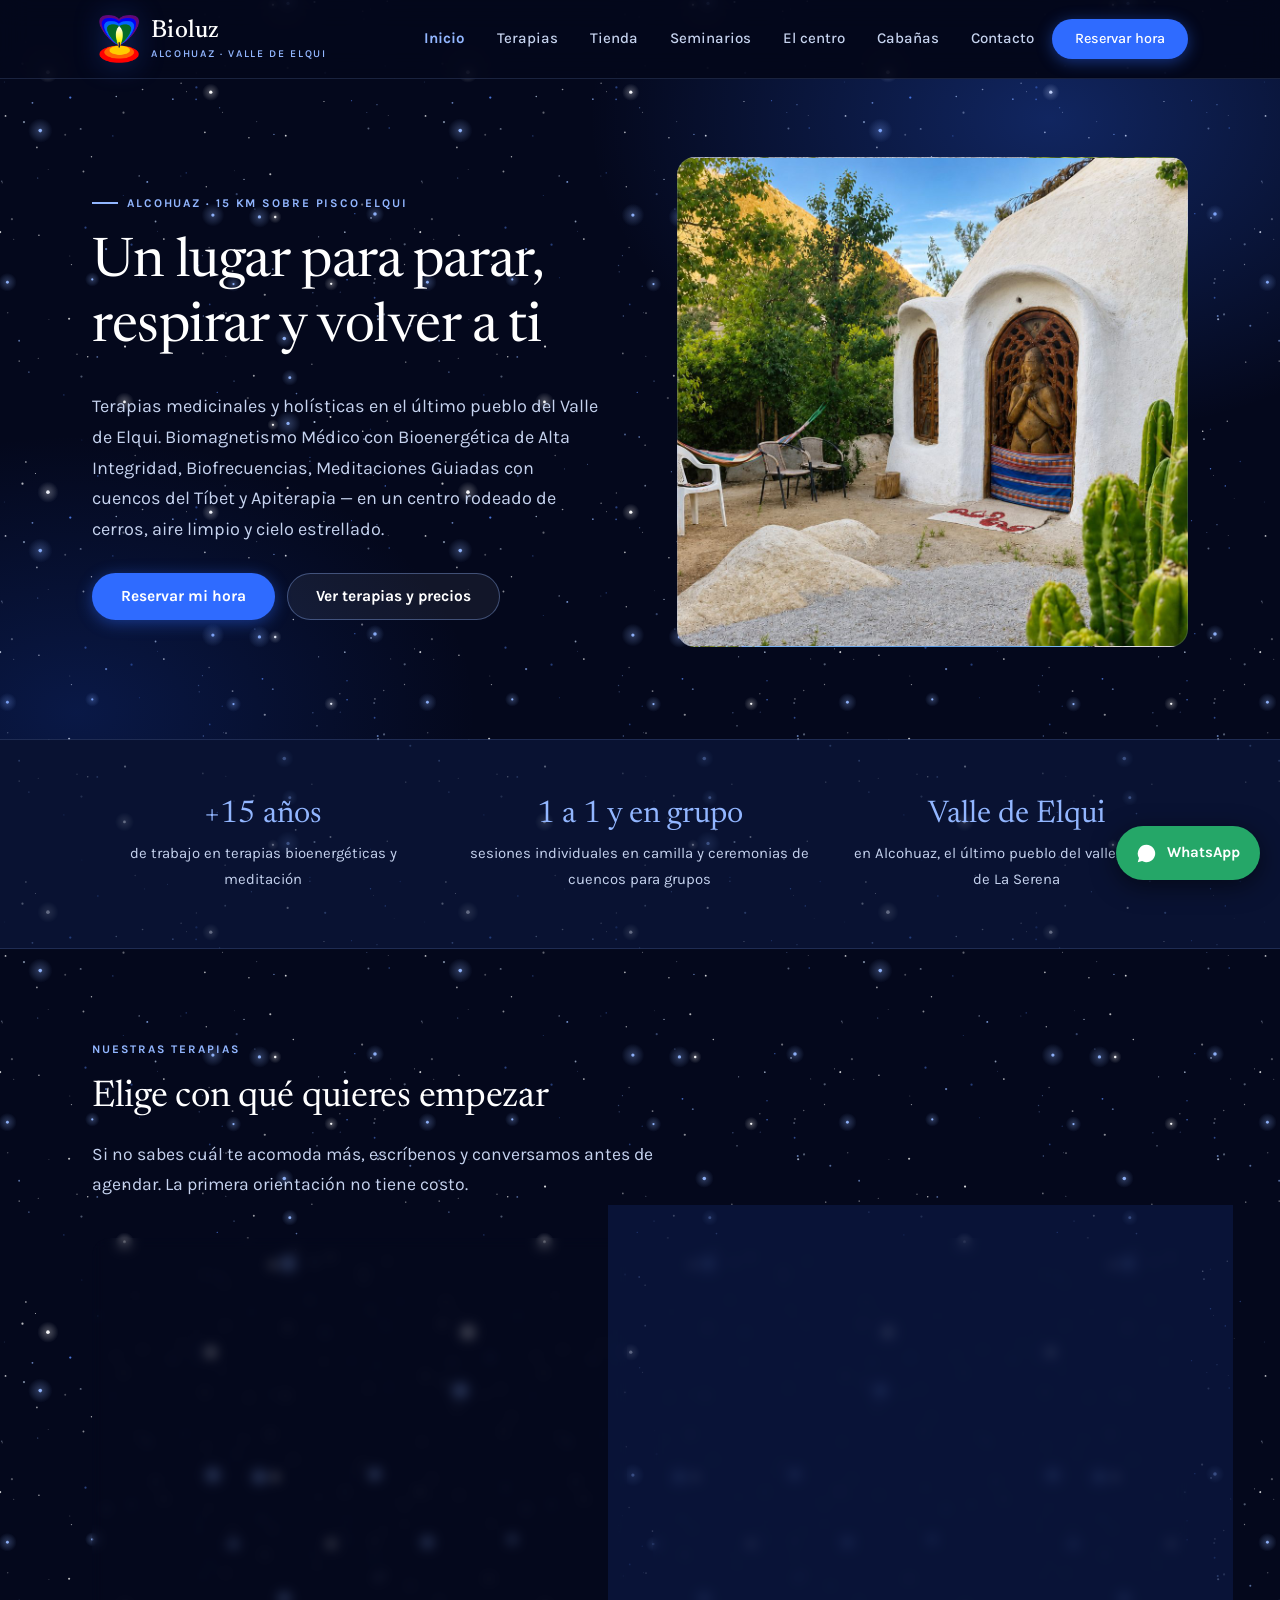
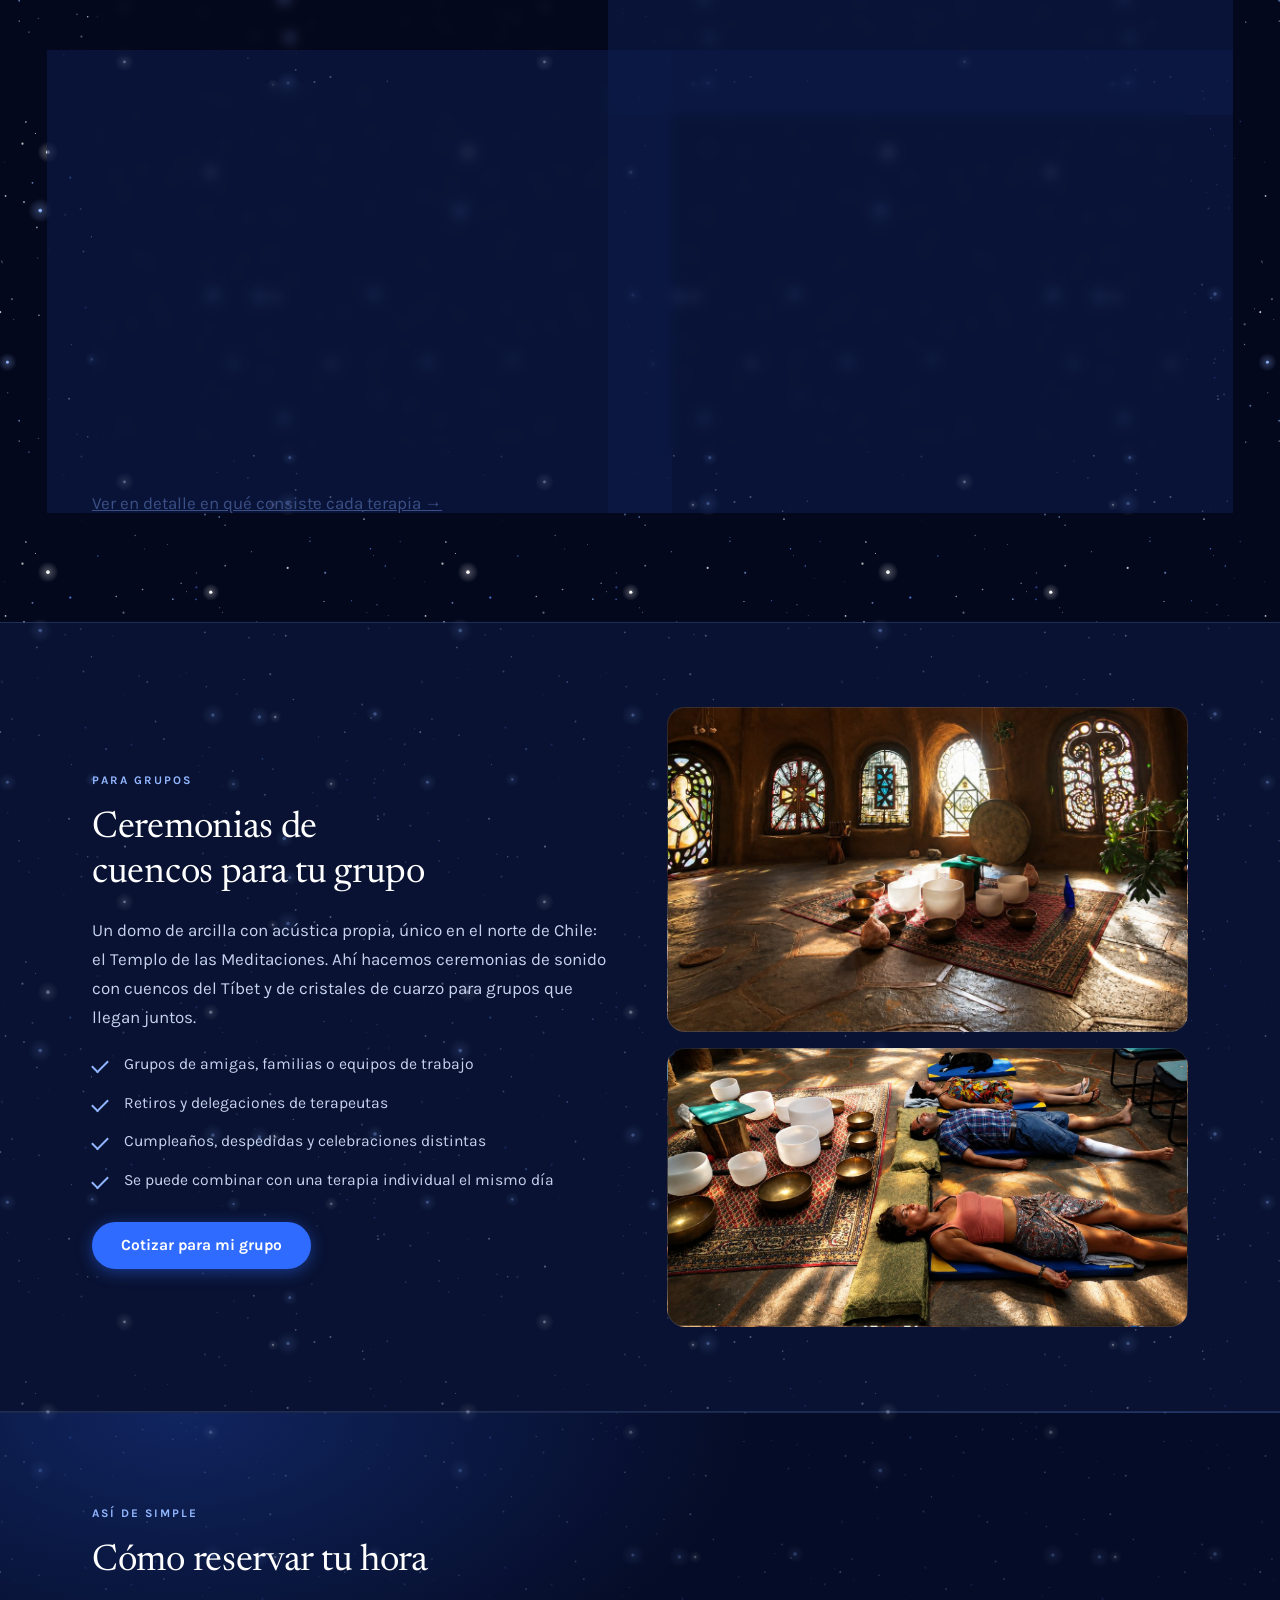
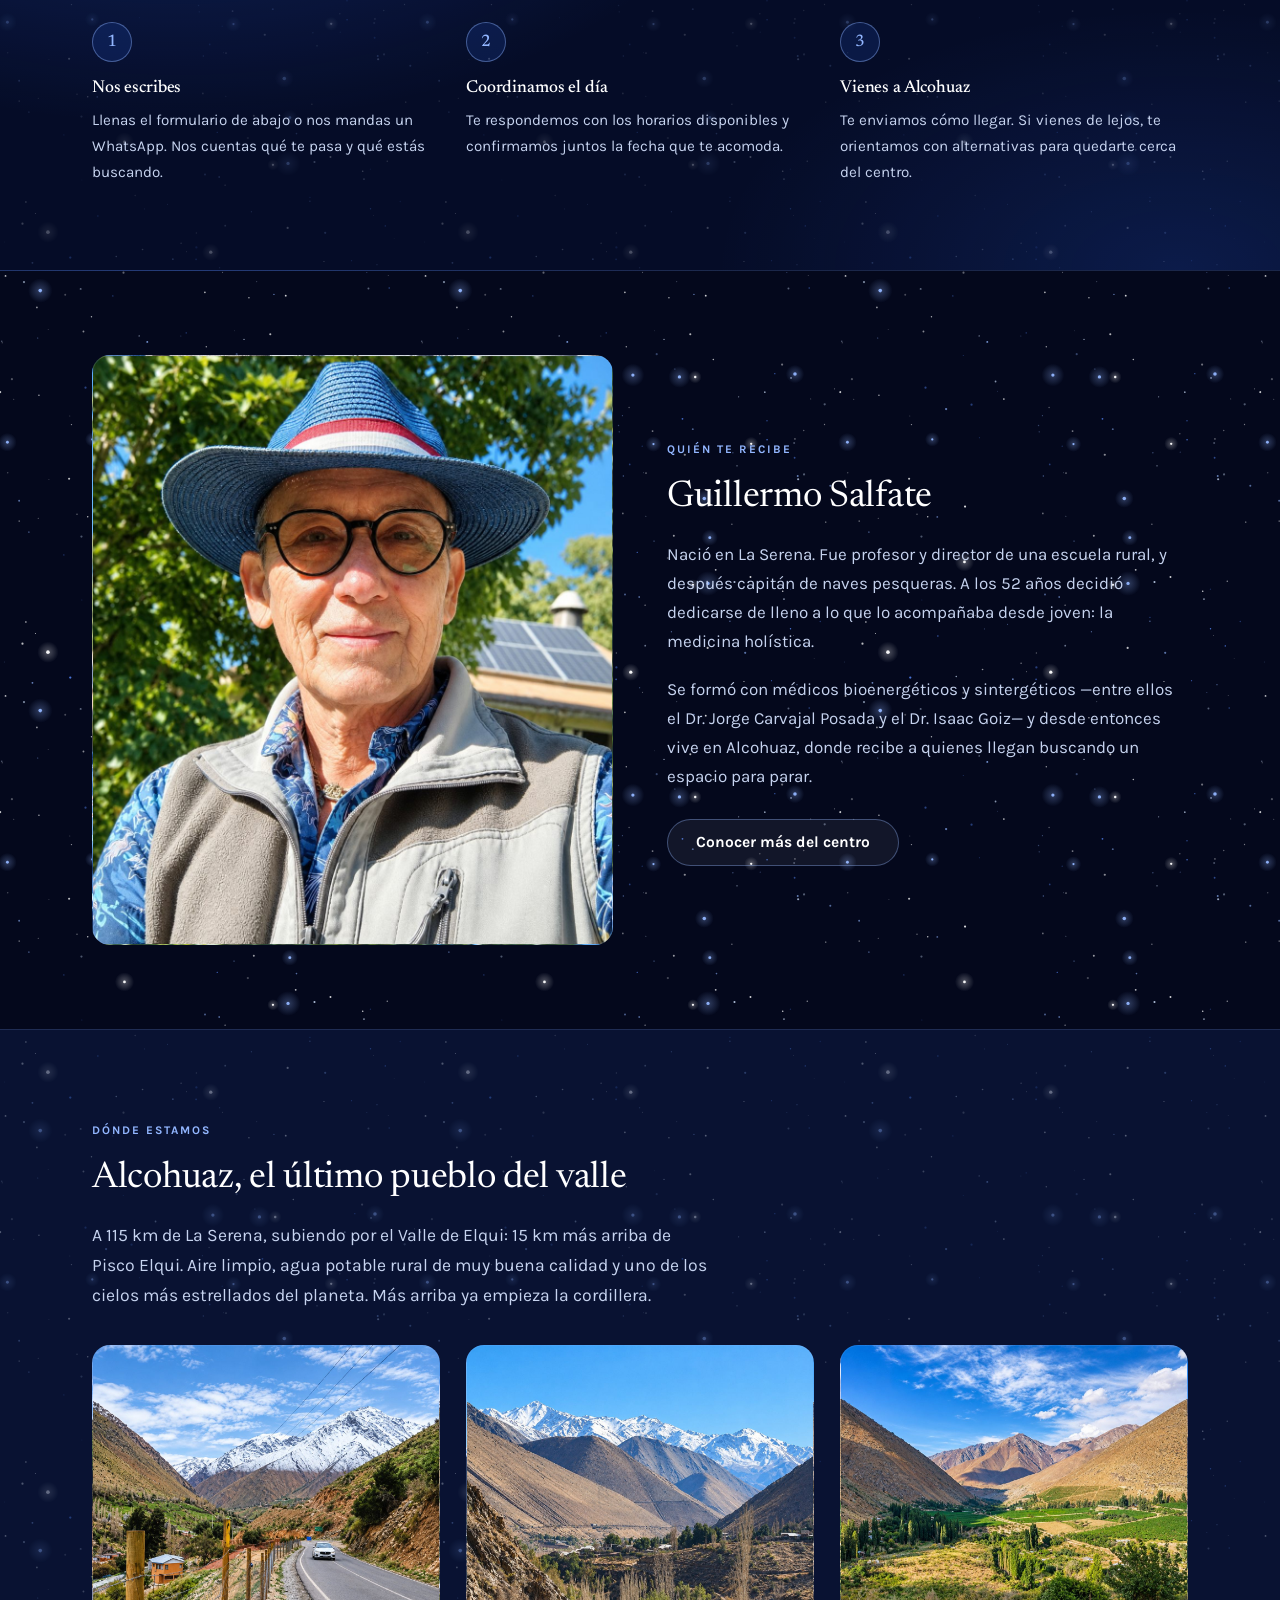
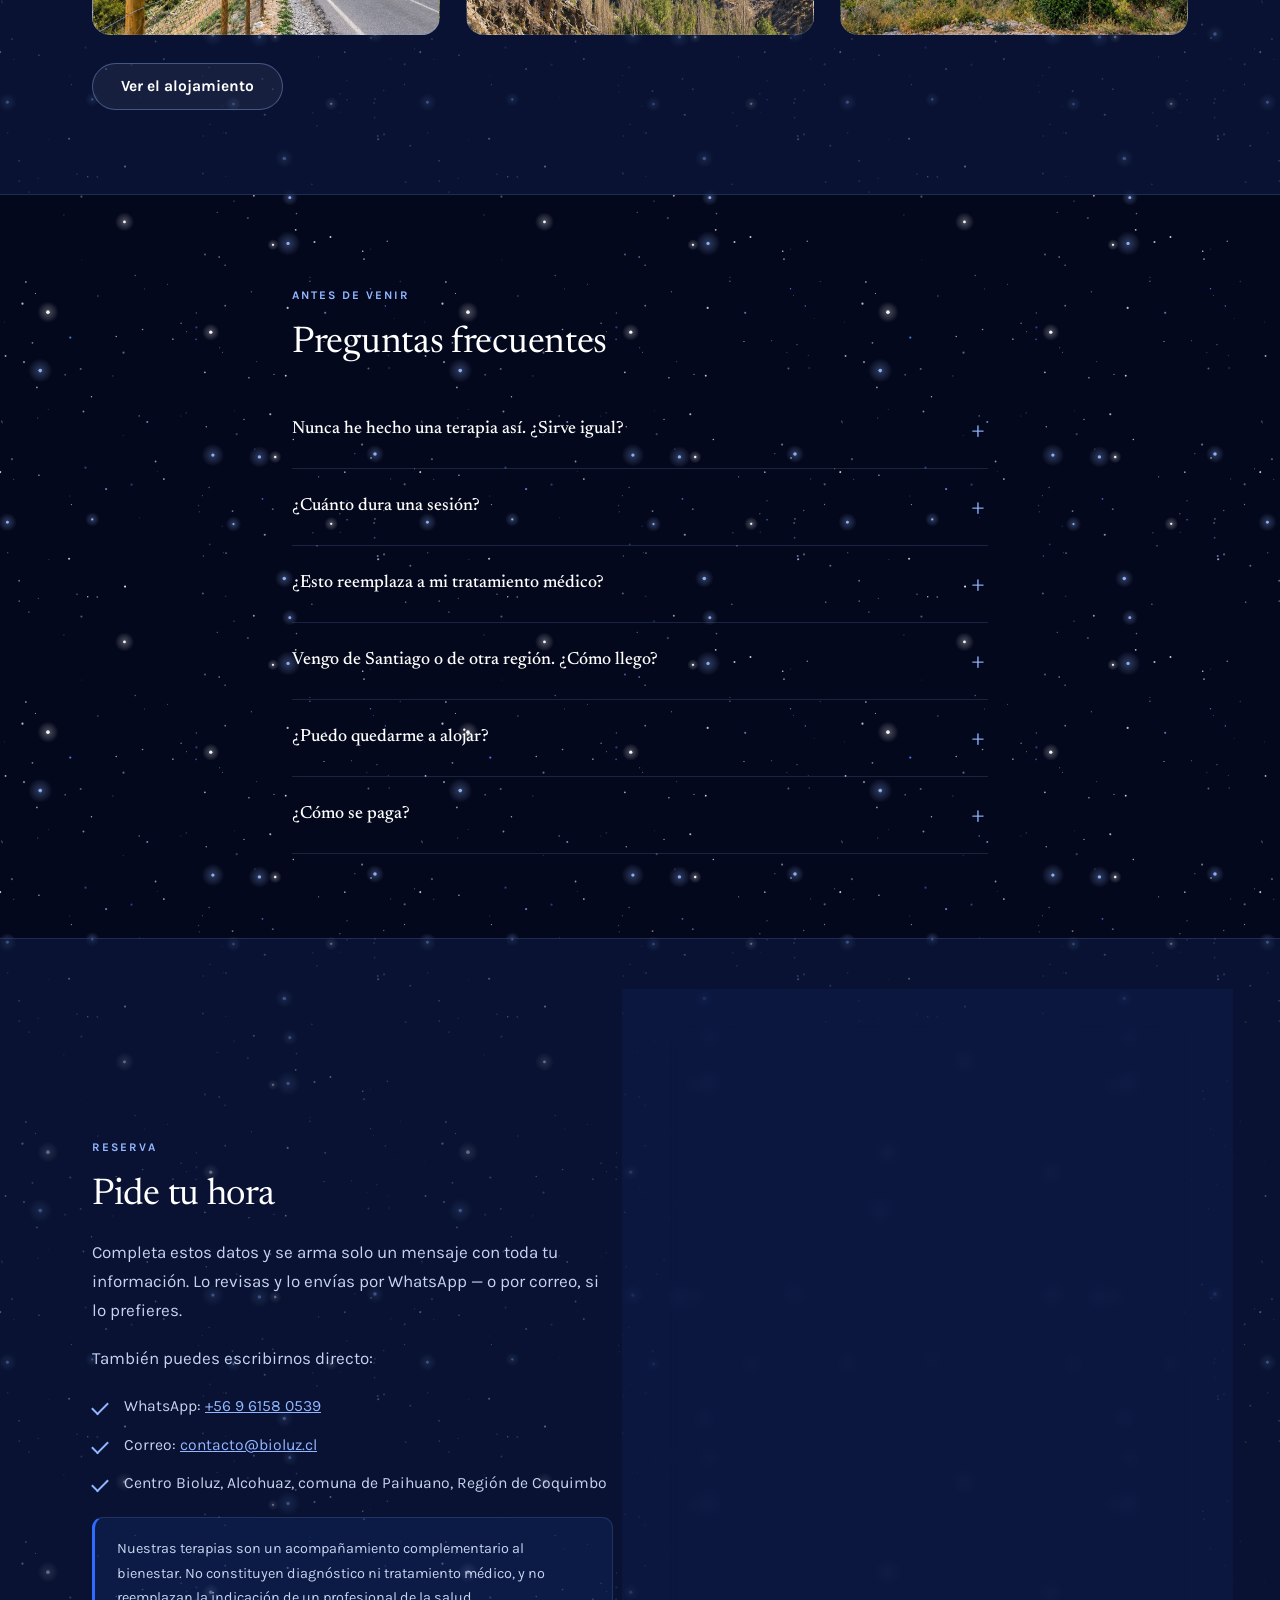
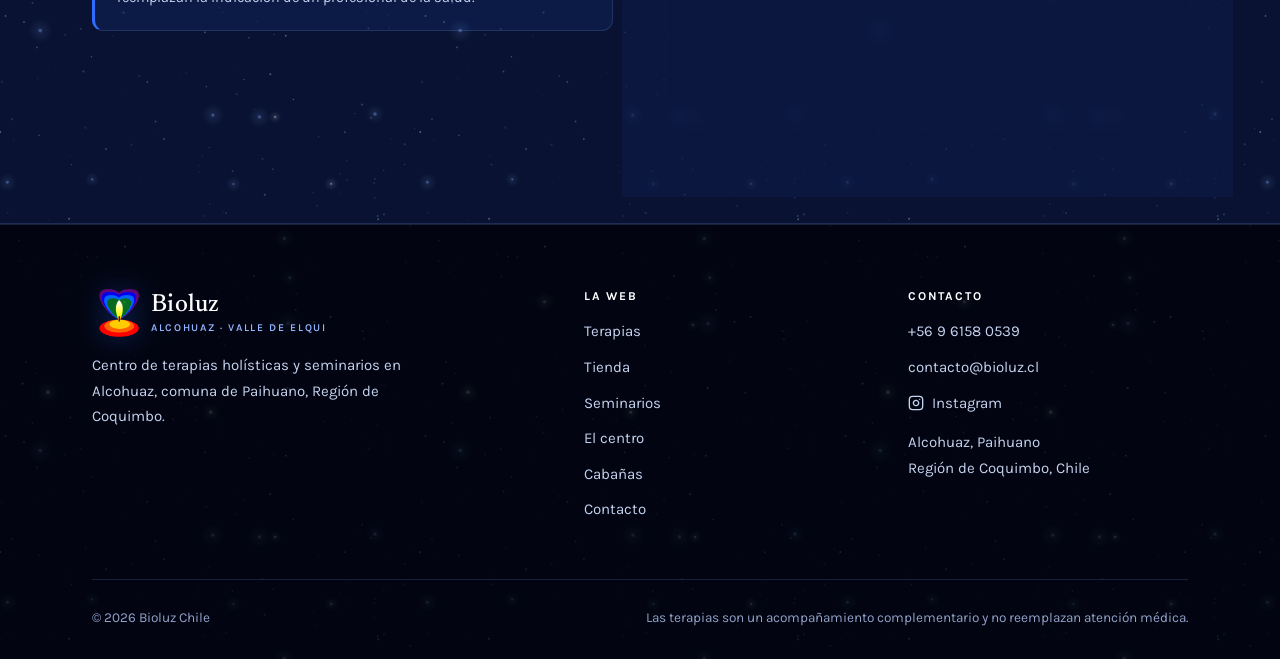
<file: index.html>
<!DOCTYPE html>
<html lang="es-CL">
<head>
<meta charset="utf-8">
<meta name="viewport" content="width=device-width, initial-scale=1">
<title>Bioluz Chile — Terapias holísticas en Alcohuaz, Valle de Elqui</title>
<meta name="description" content="Centro de terapias holísticas en Alcohuaz, Valle de Elqui. Biomagnetismo Médico con Bioenergética de Alta Integridad, Biofrecuencias Clark/Rife, Meditaciones Guiadas con cuencos del Tíbet y Apiterapia. Reserva tu hora por WhatsApp.">
<link rel="preconnect" href="https://fonts.googleapis.com">
<link rel="preconnect" href="https://fonts.gstatic.com" crossorigin>
<link href="https://fonts.googleapis.com/css2?family=Karla:wght@400;500;600;700&family=Newsreader:opsz,wght@6..72,400;6..72,500&display=swap" rel="stylesheet">
<link rel="stylesheet" href="assets/css/estilos.css">
<link rel="icon" type="image/png" href="assets/img/favicon.png">
<link rel="apple-touch-icon" href="assets/img/logo-marca.png">
</head>
<body class="borrador">

<!-- ===================== CABECERA ===================== -->
<header class="cabecera">
  <div class="contenedor cabecera-interior">
    <a class="logo" href="index.html">
      <img class="logo-marca" src="assets/img/logo-marca.png" alt="" width="320" height="326">
      <span class="logo-texto">
        <span class="logo-nombre">Bioluz</span>
        <span class="logo-bajada">Alcohuaz · Valle de Elqui</span>
      </span>
    </a>

    <button class="boton-menu" aria-label="Abrir menú" aria-expanded="false">
      <svg viewBox="0 0 24 24" fill="none" stroke="currentColor" stroke-width="2" stroke-linecap="round">
        <path d="M3 6h18M3 12h18M3 18h18"/>
      </svg>
    </button>

    <nav class="nav">
      <a href="index.html" class="activo">Inicio</a>
      <a href="terapias.html">Terapias</a>
      <a href="tienda.html">Tienda</a>
      <a href="seminarios.html">Seminarios</a>
      <a href="centro.html">El centro</a>
      <a href="cabanas.html">Cabañas</a>
      <a href="contacto.html">Contacto</a>
      <a href="#reservar" class="btn btn-principal btn-cabecera">Reservar hora</a>
    </nav>
  </div>
</header>

<!-- ===================== PORTADA ===================== -->
<section class="portada">
  <div class="contenedor portada-rejilla">
    <div class="portada-texto">
      <span class="ubicacion">Alcohuaz · 15 km sobre Pisco Elqui</span>
      <h1>Un lugar para parar, respirar y volver a ti</h1>
      <p class="bajada">
        Terapias medicinales y holísticas en el último pueblo del Valle de
        Elqui. Biomagnetismo Médico con Bioenergética de Alta Integridad,
        Biofrecuencias, Meditaciones Guiadas con cuencos del Tíbet y
        Apiterapia — en un
        centro rodeado de cerros, aire limpio y cielo estrellado.
      </p>
      <div class="grupo-botones">
        <a href="#reservar" class="btn btn-principal">Reservar mi hora</a>
        <a href="#terapias" class="btn btn-secundario">Ver terapias y precios</a>
      </div>
    </div>
    <div class="foto foto-portada" data-foto="FOTO DE PORTADA · guárdala como assets/img/portada.jpg y aparece sola. El domo, los cerros o el valle. Vertical u horizontal, mínimo 1400 px."></div>
  </div>
</section>

<!-- ===================== FRANJA DE CONFIANZA ===================== -->
<section class="seccion-compacta seccion-crema">
  <div class="contenedor">
    <div class="franja-datos">
      <div class="dato">
        <span class="numero">+15 años</span>
        <p>de trabajo en terapias bioenergéticas y meditación</p>
      </div>
      <div class="dato">
        <span class="numero">1 a 1 y en grupo</span>
        <p>sesiones individuales en camilla y ceremonias de cuencos para grupos</p>
      </div>
      <div class="dato">
        <span class="numero">Valle de Elqui</span>
        <p>en Alcohuaz, el último pueblo del valle, a 115 km de La Serena</p>
      </div>
    </div>
  </div>
</section>

<!-- ===================== TERAPIAS ===================== -->
<section class="seccion" id="terapias">
  <div class="contenedor">
    <span class="etiqueta">Nuestras terapias</span>
    <h2>Elige con qué quieres empezar</h2>
    <p class="intro" style="margin-bottom:38px">
      Si no sabes cuál te acomoda más, escríbenos y conversamos antes de
      agendar. La primera orientación no tiene costo.
    </p>

    <div class="rejilla rejilla-2">

      <article class="tarjeta tarjeta-destacada">
        <span class="cinta">La más pedida</span>
        <h3>Sesión individual en camilla</h3>
        <p>
          Una hora contigo. Trabajo de Biomagnetismo Médico con Bioenergética
          de Alta Integridad para equilibrar lo físico y lo emocional. Partimos
          conversando cómo estás llegando, y te vas con indicaciones simples
          para seguir en tu casa.
        </p>
        <div class="precio">$45.000
          <span>por sesión · aprox. 60 minutos</span>
        </div>
        <div class="grupo-botones">
          <a href="#reservar" class="btn btn-principal btn-ancho">Reservar</a>
        </div>
      </article>

      <article class="tarjeta">
        <span class="cinta">Nuevo</span>
        <h3>Biofrecuencias Clark/Rife</h3>
        <p>
          Una técnica todavía muy poco conocida en Chile. Es un acompañamiento
          durante procesos de salud complejos, junto al
          tratamiento de tu médico. Se trabaja con el equipo Biogen Prog y
          sensores en manos y pies. Requiere diagnóstico médico previo.
        </p>
        <div class="precio">$65.000
          <span>por sesión · de 1 a 2 horas · mínimo 3 sesiones</span>
        </div>
        <div class="grupo-botones">
          <a href="terapias.html#biofrecuencias" class="btn btn-secundario btn-ancho">Ver en qué consiste</a>
        </div>
      </article>

      <article class="tarjeta">
        <h3>Meditaciones Guiadas</h3>
        <p>
          Con cuencos del Tíbet, cuencos de cristales de cuarzo y Gong
          Atlantic. Sonidos con frecuencias que ayudan a calmar, equilibrar y
          descansar profundo. Se hace desde 2 personas — en pareja, con una
          amiga o en grupo.
        </p>
        <div class="precio">$30.000
          <span>por persona · desde 2 personas</span>
        </div>
        <div class="grupo-botones">
          <a href="#reservar" class="btn btn-secundario btn-ancho">Reservar</a>
        </div>
      </article>

      <article class="tarjeta">
        <h3>Apiterapia</h3>
        <p>
          Terapia tradicional con picadura de abeja, usada para acompañar
          molestias articulares y como apoyo al sistema inmune. Siempre con
          prueba de sensibilidad previa.
        </p>
        <div class="precio">$20.000
          <span>por sesión</span>
        </div>
        <div class="grupo-botones">
          <a href="#reservar" class="btn btn-secundario btn-ancho">Reservar</a>
        </div>
      </article>

    </div>

    <p style="margin-top:34px">
      <a href="terapias.html">Ver en detalle en qué consiste cada terapia →</a>
    </p>
  </div>
</section>

<!-- ===================== SESIONES GRUPALES ===================== -->
<section class="seccion seccion-crema">
  <div class="contenedor partido">
    <div class="partido-texto">
      <span class="etiqueta">Para grupos</span>
      <h2>Ceremonias de cuencos para tu grupo</h2>
      <p>
        Un domo de arcilla con acústica propia, único en el norte de Chile:
        el Templo de las Meditaciones. Ahí hacemos ceremonias de sonido con
        cuencos del Tíbet y de cristales de cuarzo para grupos que llegan juntos.
      </p>
      <ul class="lista-visto">
        <li>Grupos de amigas, familias o equipos de trabajo</li>
        <li>Retiros y delegaciones de terapeutas</li>
        <li>Cumpleaños, despedidas y celebraciones distintas</li>
        <li>Se puede combinar con una terapia individual el mismo día</li>
      </ul>
      <div class="grupo-botones">
        <a href="#reservar" class="btn btn-principal">Cotizar para mi grupo</a>
      </div>
    </div>
    <div class="galeria-dos">
      <div class="foto foto-meditacion-1"></div>
      <div class="foto foto-meditacion-2"></div>
    </div>
  </div>
</section>

<!-- ===================== CÓMO RESERVAR ===================== -->
<section class="seccion seccion-noche">
  <div class="contenedor">
    <span class="etiqueta">Así de simple</span>
    <h2 style="margin-bottom:38px">Cómo reservar tu hora</h2>
    <div class="pasos">
      <div class="paso">
        <h3>Nos escribes</h3>
        <p>
          Llenas el formulario de abajo o nos mandas un WhatsApp. Nos cuentas
          qué te pasa y qué estás buscando.
        </p>
      </div>
      <div class="paso">
        <h3>Coordinamos el día</h3>
        <p>
          Te respondemos con los horarios disponibles y confirmamos juntos la
          fecha que te acomoda.
        </p>
      </div>
      <div class="paso">
        <h3>Vienes a Alcohuaz</h3>
        <p>
          Te enviamos cómo llegar. Si vienes de lejos, te orientamos con
          alternativas para quedarte cerca del centro.
        </p>
      </div>
    </div>
  </div>
</section>

<!-- ===================== EL FUNDADOR ===================== -->
<section class="seccion">
  <div class="contenedor partido partido-invertido">
    <div class="foto foto-guillermo" data-foto="FOTO: retrato de Guillermo Salfate, de cerca, mirando a la cámara o trabajando. Luz natural. Vertical u horizontal, mínimo 1000 px."></div>
    <div class="partido-texto">
      <span class="etiqueta">Quién te recibe</span>
      <h2>Guillermo Salfate</h2>
      <p>
        Nació en La Serena. Fue profesor y director de una escuela rural, y
        después capitán de naves pesqueras. A los 52 años decidió dedicarse
        de lleno a lo que lo acompañaba desde joven: la medicina holística.
      </p>
      <p>
        Se formó con médicos bioenergéticos y sintergéticos —entre ellos el
        Dr. Jorge Carvajal Posada y el Dr. Isaac Goiz— y desde entonces vive
        en Alcohuaz, donde recibe a quienes llegan buscando un espacio para
        parar.
      </p>
      <div class="grupo-botones">
        <a href="centro.html" class="btn btn-secundario">Conocer más del centro</a>
      </div>
    </div>
  </div>
</section>

<!-- ===================== EL LUGAR ===================== -->
<section class="seccion seccion-crema">
  <div class="contenedor">
    <span class="etiqueta">Dónde estamos</span>
    <h2>Alcohuaz, el último pueblo del valle</h2>
    <p class="intro" style="margin-bottom:34px">
      A 115 km de La Serena, subiendo por el Valle de Elqui: 15 km más arriba
      de Pisco Elqui. Aire limpio, agua potable rural de muy buena calidad y
      uno de los cielos más estrellados del planeta. Más arriba ya empieza la
      cordillera.
    </p>
    <div class="rejilla rejilla-3">
      <div class="foto foto-ultimo-pueblo-1" data-foto="FOTO: vista del pueblo de Alcohuaz o del valle desde arriba, de día. Horizontal, mínimo 1200 px."></div>
      <div class="foto foto-ultimo-pueblo-2" data-foto="FOTO: el domo de arcilla visto por fuera, con los cerros detrás. Horizontal, mínimo 1200 px."></div>
      <div class="foto foto-cielo-limpio" data-foto="FOTO: cielo estrellado sobre el centro, de noche. Horizontal, mínimo 1200 px."></div>
    </div>
    <div class="grupo-botones">
      <a href="cabanas.html" class="btn btn-secundario">Ver el alojamiento</a>
    </div>
  </div>
</section>

<!-- ===================== PREGUNTAS FRECUENTES ===================== -->
<section class="seccion">
  <div class="contenedor-angosto">
    <span class="etiqueta">Antes de venir</span>
    <h2 style="margin-bottom:26px">Preguntas frecuentes</h2>

    <details class="pregunta">
      <summary>Nunca he hecho una terapia así. ¿Sirve igual?</summary>
      <p>
        Sí. La mayoría de quienes llegan viene por primera vez. No necesitas
        saber nada antes ni creer en nada en particular: se te explica todo
        durante la sesión.
      </p>
    </details>

    <details class="pregunta">
      <summary>¿Cuánto dura una sesión?</summary>
      <p>
        La sesión individual en camilla dura alrededor de una hora. Las
        Meditaciones Guiadas duran entre 45 y 60 minutos, según el grupo.
      </p>
    </details>

    <details class="pregunta">
      <summary>¿Esto reemplaza a mi tratamiento médico?</summary>
      <p>
        No. Lo que hacemos es un acompañamiento complementario al bienestar.
        No reemplaza el diagnóstico ni el tratamiento de tu médico, y siempre
        te vamos a decir que sigas con tus controles.
      </p>
    </details>

    <details class="pregunta">
      <summary>Vengo de Santiago o de otra región. ¿Cómo llego?</summary>
      <p>
        Se llega por el Valle de Elqui: desde La Serena son 115 km hasta
        Alcohuaz, pasando por Vicuña y Pisco Elqui. Cuando confirmamos tu
        hora te mandamos la ubicación y las indicaciones exactas.
      </p>
    </details>

    <details class="pregunta">
      <summary>¿Puedo quedarme a alojar?</summary>
      <p>
        Por ahora no. El centro tiene cabañas y una casa de arcilla, pero
        el alojamiento está cerrado temporalmente. En Alcohuaz y en Pisco
        Elqui hay otras alternativas para quedarse, y te orientamos con
        gusto cuando coordinemos tu hora.
      </p>
    </details>

    <details class="pregunta">
      <summary>¿Cómo se paga?</summary>
      <p>
        Se paga en el centro el día de la sesión. Si prefieres transferir
        antes, te enviamos los datos al confirmar la hora.
      </p>
    </details>
  </div>
</section>

<!-- ===================== RESERVA ===================== -->
<section class="seccion seccion-crema" id="reservar">
  <div class="contenedor partido">
    <div class="partido-texto">
      <span class="etiqueta">Reserva</span>
      <h2>Pide tu hora</h2>
      <p>
        Completa estos datos y se arma solo un mensaje con toda tu
        información. Lo revisas y lo envías por WhatsApp — o por correo, si
        lo prefieres.
      </p>
      <p>
        También puedes escribirnos directo:
      </p>
      <ul class="lista-visto">
        <li>WhatsApp: <a href="https://wa.me/56961580539">+56 9 6158 0539</a></li>
        <li>Correo: <a href="mailto:contacto@bioluz.cl">contacto@bioluz.cl</a></li>
        <li>Centro Bioluz, Alcohuaz, comuna de Paihuano, Región de Coquimbo</li>
      </ul>
      <p class="aviso-salud">
        Nuestras terapias son un acompañamiento complementario al bienestar.
        No constituyen diagnóstico ni tratamiento médico, y no reemplazan la
        indicación de un profesional de la salud.
      </p>
    </div>

    <form class="formulario" id="form-reserva" novalidate>
      <div class="campo">
        <label for="nombre">Tu nombre *</label>
        <input type="text" id="nombre" name="nombre" placeholder="Nombre y apellido" required>
      </div>

      <div class="campo">
        <label for="terapia">¿Qué te interesa? *</label>
        <select id="terapia" name="terapia" required>
          <option value="">Elige una opción</option>
          <option>Sesión individual en camilla ($45.000)</option>
          <option>Biofrecuencias Clark/Rife ($65.000)</option>
          <option>Meditaciones Guiadas ($30.000 por persona)</option>
          <option>Ceremonia de cuencos para un grupo</option>
          <option>Apiterapia ($20.000)</option>
          <option>Seminario / diplomado</option>
          <option>Todavía no sé, quiero orientación</option>
        </select>
      </div>

      <div class="fila-campos">
        <div class="campo">
          <label for="personas">¿Cuántas personas?</label>
          <input type="number" id="personas" name="personas" min="1" value="1">
        </div>
        <div class="campo">
          <label for="fecha">Fecha que te acomoda</label>
          <input type="date" id="fecha" name="fecha">
        </div>
      </div>

      <div class="fila-campos">
        <div class="campo">
          <label for="horario">Horario preferido</label>
          <select id="horario" name="horario">
            <option value="">Da lo mismo</option>
            <option>En la mañana</option>
            <option>En la tarde</option>
          </select>
        </div>
        <div class="campo">
          <label for="telefono">Tu teléfono</label>
          <input type="tel" id="telefono" name="telefono" placeholder="+56 9 ...">
        </div>
      </div>

      <div class="campo">
        <label for="mensaje">Cuéntanos brevemente qué buscas</label>
        <textarea id="mensaje" name="mensaje" placeholder="Por ejemplo: vengo con mucho estrés hace meses y quiero desconectarme un par de días."></textarea>
      </div>

      <button type="submit" class="btn btn-wsp btn-ancho">
        <svg viewBox="0 0 24 24" fill="currentColor" style="width:19px;height:19px">
          <path d="M17.5 14.4c-.3-.2-1.7-.9-2-1-.3-.1-.5-.2-.7.1-.2.3-.8 1-.9 1.2-.2.2-.3.2-.6.1-.3-.2-1.2-.5-2.3-1.4-.9-.8-1.4-1.7-1.6-2-.2-.3 0-.5.1-.6l.5-.5c.1-.2.2-.3.3-.5 0-.2 0-.4 0-.5 0-.2-.7-1.6-.9-2.2-.2-.6-.5-.5-.7-.5h-.6c-.2 0-.5.1-.8.4-.3.3-1 1-1 2.5s1.1 2.9 1.2 3.1c.2.2 2.1 3.2 5.1 4.5.7.3 1.3.5 1.7.6.7.2 1.4.2 1.9.1.6-.1 1.7-.7 2-1.4.2-.7.2-1.2.2-1.4-.1-.1-.3-.2-.6-.3M12 2a10 10 0 0 0-8.6 15.1L2 22l5-1.3A10 10 0 1 0 12 2"/>
        </svg>
        Enviar por WhatsApp
      </button>

      <p class="aviso-formulario">
        ¿Prefieres correo? <a href="#" id="reserva-por-correo">Envíalo por mail</a>
      </p>
    </form>
  </div>
</section>

<!-- ===================== PIE ===================== -->
<footer class="pie">
  <div class="contenedor">
    <div class="pie-rejilla">
      <div>
        <a class="logo logo-pie" href="index.html">
          <img class="logo-marca" src="assets/img/logo-marca.png" alt="" width="320" height="326">
          <span class="logo-texto">
            <span class="logo-nombre">Bioluz</span>
            <span class="logo-bajada">Alcohuaz · Valle de Elqui</span>
          </span>
        </a>
        <p style="max-width:36ch">
          Centro de terapias holísticas y seminarios en Alcohuaz, comuna de
          Paihuano, Región de Coquimbo.
        </p>
      </div>

      <div>
        <h4>La web</h4>
        <ul>
          <li><a href="terapias.html">Terapias</a></li>
          <li><a href="tienda.html">Tienda</a></li>
          <li><a href="seminarios.html">Seminarios</a></li>
          <li><a href="centro.html">El centro</a></li>
          <li><a href="cabanas.html">Cabañas</a></li>
          <li><a href="contacto.html">Contacto</a></li>
        </ul>
      </div>

      <div>
        <h4>Contacto</h4>
        <ul>
          <li><a href="https://wa.me/56961580539">+56 9 6158 0539</a></li>
          <li><a href="mailto:contacto@bioluz.cl">contacto@bioluz.cl</a></li>
          <li><a href="https://www.instagram.com/piscoelquisalud/" target="_blank" rel="noopener" class="enlace-icono">
            <svg viewBox="0 0 24 24" fill="none" stroke="currentColor" stroke-width="2" stroke-linecap="round" stroke-linejoin="round" aria-hidden="true">
              <rect x="2" y="2" width="20" height="20" rx="5" ry="5"/>
              <path d="M16 11.37A4 4 0 1 1 12.63 8 4 4 0 0 1 16 11.37z"/>
              <line x1="17.5" y1="6.5" x2="17.51" y2="6.5"/>
            </svg>
            Instagram
          </a></li>
          <li>Alcohuaz, Paihuano<br>Región de Coquimbo, Chile</li>
        </ul>
      </div>
    </div>

    <div class="pie-abajo">
      <span>© 2026 Bioluz Chile</span>
      <span>Las terapias son un acompañamiento complementario y no reemplazan atención médica.</span>
    </div>
  </div>
</footer>

<a class="wsp-flotante" href="https://wa.me/56961580539?text=Hola%20Bioluz%2C%20quiero%20consultar%20por%20una%20hora." target="_blank" rel="noopener">
  <svg viewBox="0 0 24 24">
    <path d="M17.5 14.4c-.3-.2-1.7-.9-2-1-.3-.1-.5-.2-.7.1-.2.3-.8 1-.9 1.2-.2.2-.3.2-.6.1-.3-.2-1.2-.5-2.3-1.4-.9-.8-1.4-1.7-1.6-2-.2-.3 0-.5.1-.6l.5-.5c.1-.2.2-.3.3-.5 0-.2 0-.4 0-.5 0-.2-.7-1.6-.9-2.2-.2-.6-.5-.5-.7-.5h-.6c-.2 0-.5.1-.8.4-.3.3-1 1-1 2.5s1.1 2.9 1.2 3.1c.2.2 2.1 3.2 5.1 4.5.7.3 1.3.5 1.7.6.7.2 1.4.2 1.9.1.6-.1 1.7-.7 2-1.4.2-.7.2-1.2.2-1.4-.1-.1-.3-.2-.6-.3M12 2a10 10 0 0 0-8.6 15.1L2 22l5-1.3A10 10 0 1 0 12 2"/>
  </svg>
  WhatsApp
</a>

<script src="assets/js/main.js"></script>
</body>
</html>
</file>
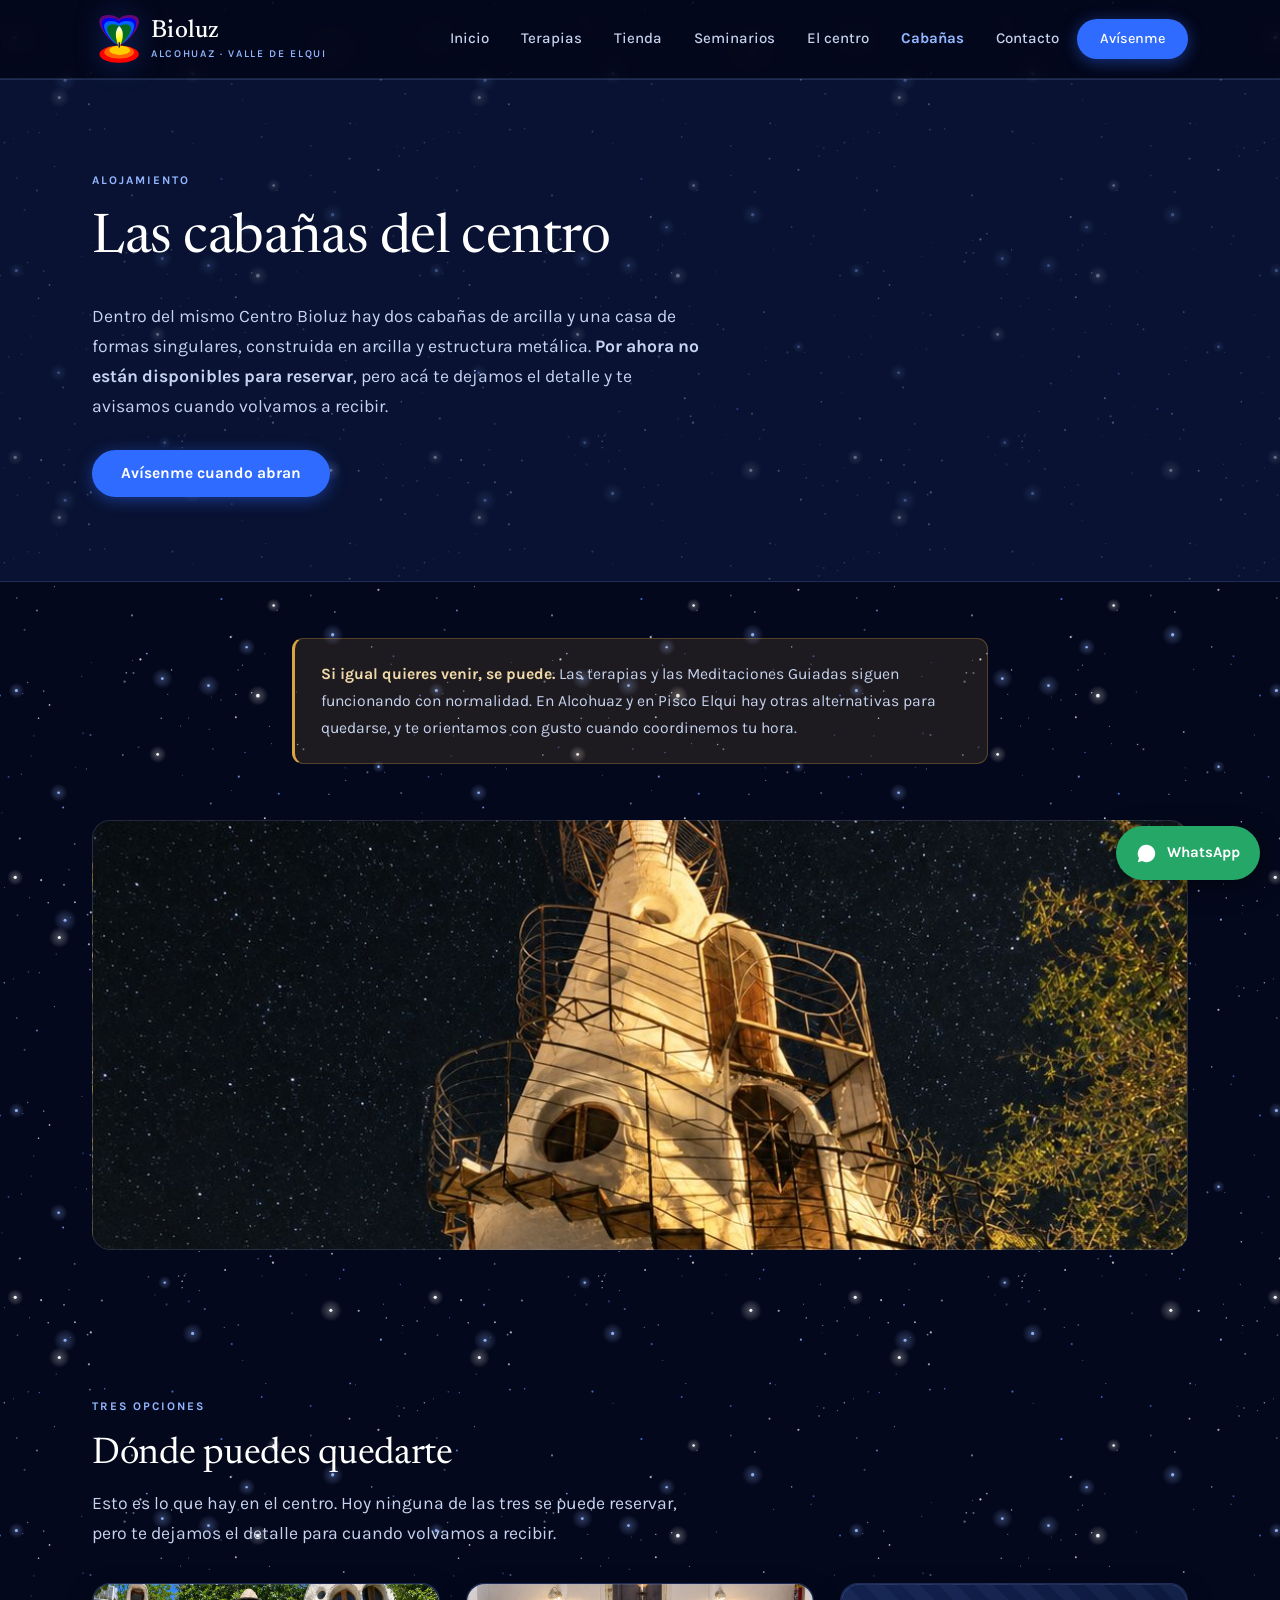
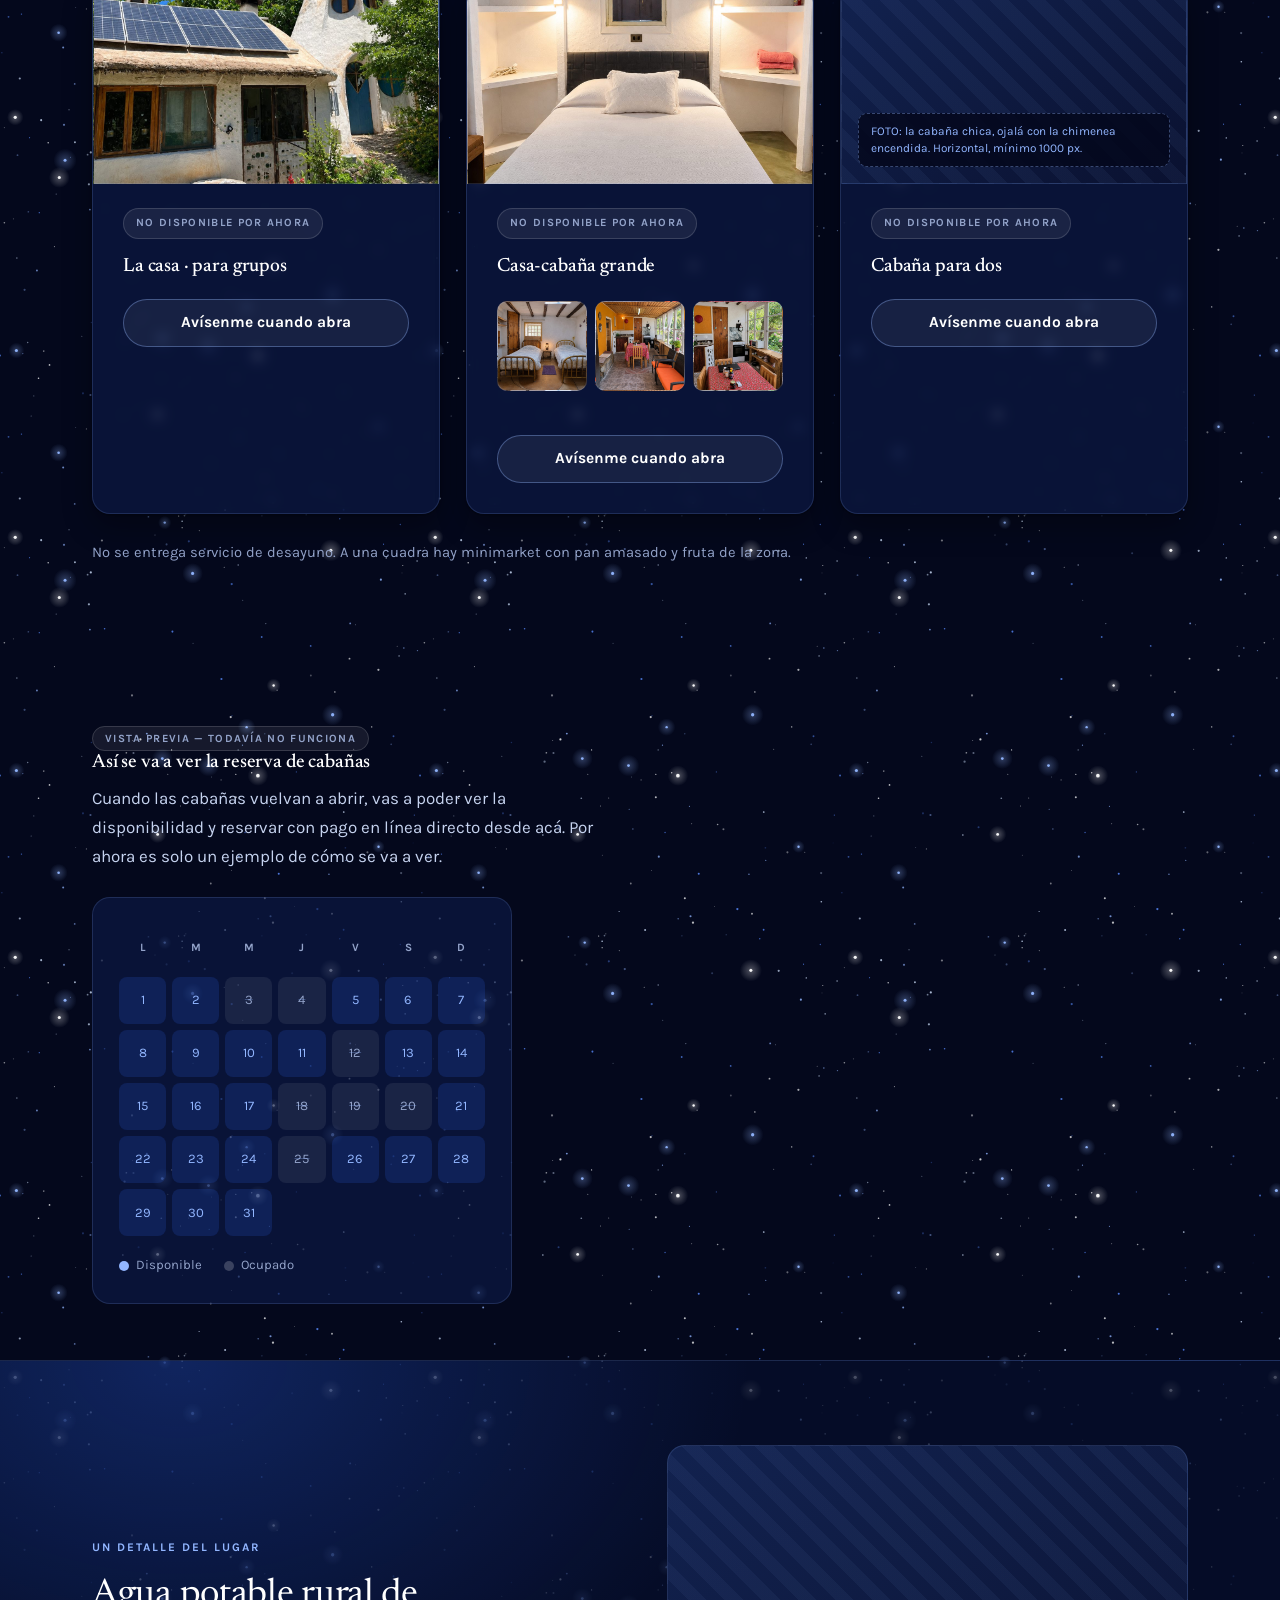
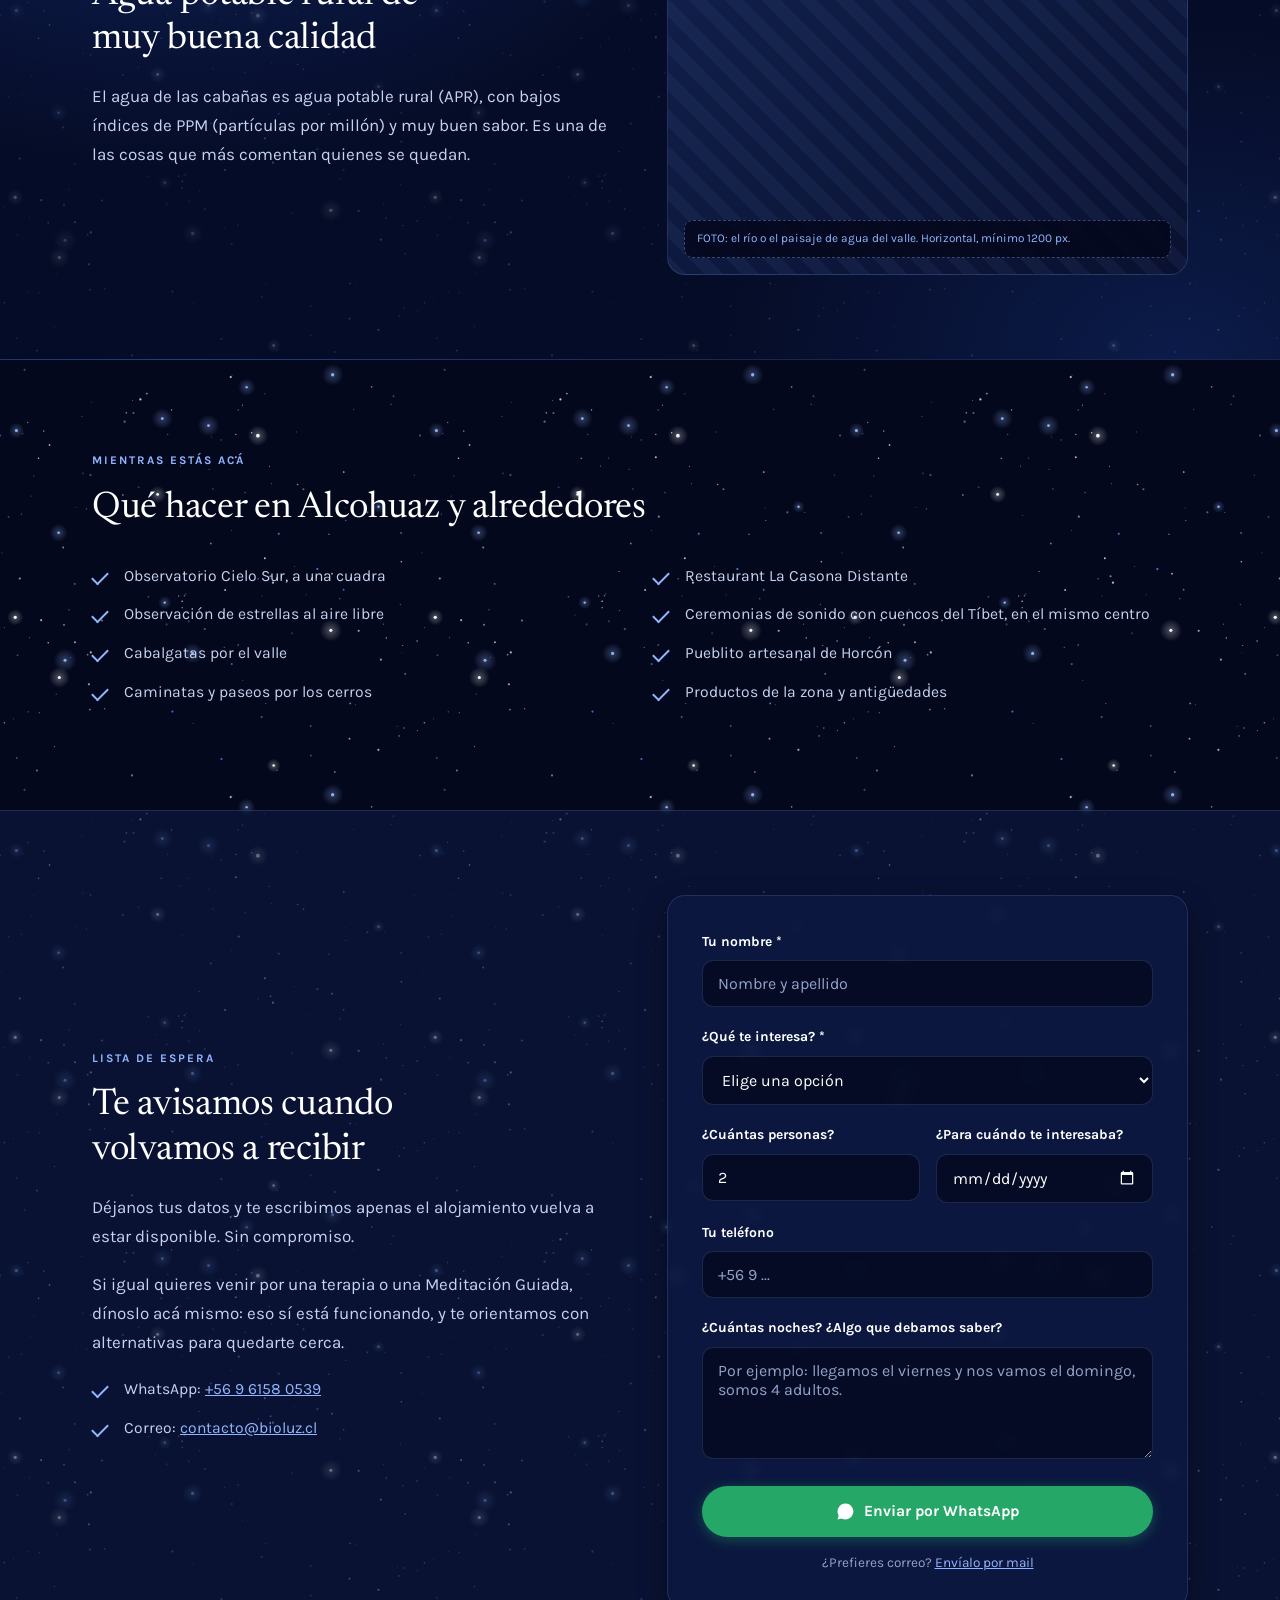
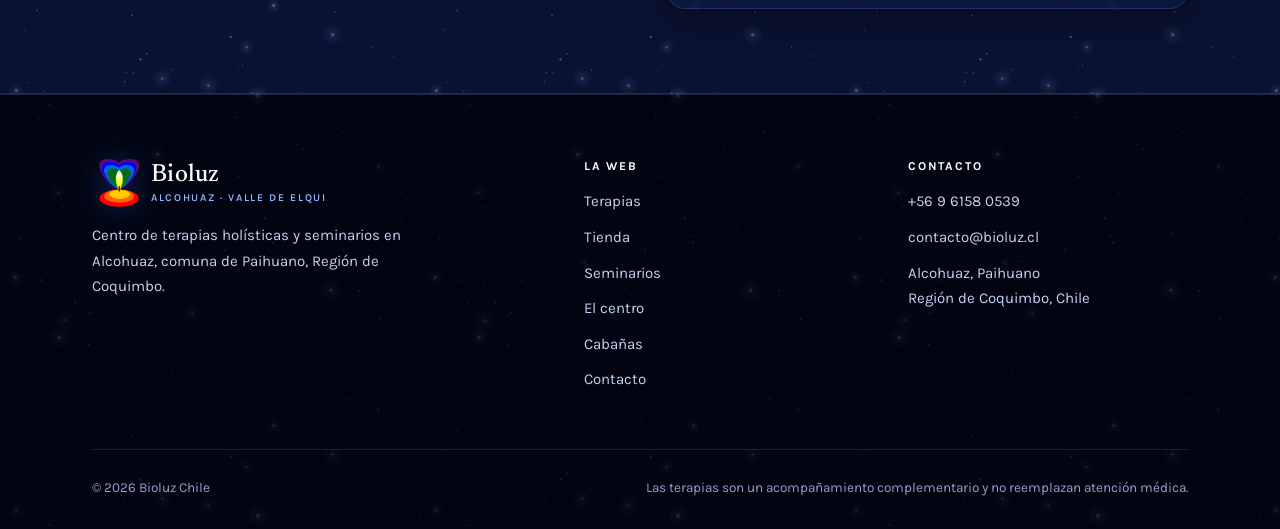
<file: cabanas.html>
<!DOCTYPE html>
<html lang="es-CL">
<head>
<meta charset="utf-8">
<meta name="viewport" content="width=device-width, initial-scale=1">
<title>Cabañas en Alcohuaz — Bioluz Chile, Valle de Elqui</title>
<meta name="description" content="Las cabañas y la casa de arcilla del Centro Bioluz, en Alcohuaz, Valle de Elqui. Por ahora no están disponibles para reservar: déjanos tus datos y te avisamos cuando volvamos a recibir.">
<link rel="preconnect" href="https://fonts.googleapis.com">
<link rel="preconnect" href="https://fonts.gstatic.com" crossorigin>
<link href="https://fonts.googleapis.com/css2?family=Karla:wght@400;500;600;700&family=Newsreader:opsz,wght@6..72,400;6..72,500&display=swap" rel="stylesheet">
<link rel="stylesheet" href="assets/css/estilos.css">
<link rel="icon" type="image/png" href="assets/img/favicon.png">
<link rel="apple-touch-icon" href="assets/img/logo-marca.png">
</head>
<body class="borrador">

<header class="cabecera">
  <div class="contenedor cabecera-interior">
    <a class="logo" href="index.html">
      <img class="logo-marca" src="assets/img/logo-marca.png" alt="" width="320" height="326">
      <span class="logo-texto">
        <span class="logo-nombre">Bioluz</span>
        <span class="logo-bajada">Alcohuaz · Valle de Elqui</span>
      </span>
    </a>
    <button class="boton-menu" aria-label="Abrir menú" aria-expanded="false">
      <svg viewBox="0 0 24 24" fill="none" stroke="currentColor" stroke-width="2" stroke-linecap="round">
        <path d="M3 6h18M3 12h18M3 18h18"/>
      </svg>
    </button>
    <nav class="nav">
      <a href="index.html">Inicio</a>
      <a href="terapias.html">Terapias</a>
      <a href="tienda.html">Tienda</a>
      <a href="seminarios.html">Seminarios</a>
      <a href="centro.html">El centro</a>
      <a href="cabanas.html" class="activo">Cabañas</a>
      <a href="contacto.html">Contacto</a>
      <a href="#reservar" class="btn btn-principal btn-cabecera">Avísenme</a>
    </nav>
  </div>
</header>

<section class="seccion seccion-crema">
  <div class="contenedor">
    <span class="etiqueta">Alojamiento</span>
    <h1 style="max-width:20ch">Las cabañas del centro</h1>
    <p class="intro">
      Dentro del mismo Centro Bioluz hay dos cabañas de arcilla y una casa de
      formas singulares, construida en arcilla y estructura metálica.
      <strong>Por ahora no están disponibles para reservar</strong>, pero acá
      te dejamos el detalle y te avisamos cuando volvamos a recibir.
    </p>
    <div class="grupo-botones">
      <a href="#reservar" class="btn btn-principal">Avísenme cuando abran</a>
    </div>
  </div>
</section>

<!-- ===================== AVISO DE DISPONIBILIDAD ===================== -->
<section class="seccion-compacta">
  <div class="contenedor-angosto">
    <div class="aviso-atencion">
      <p>
        <strong>Si igual quieres venir, se puede.</strong>
        Las terapias y las Meditaciones Guiadas siguen funcionando con
        normalidad. En Alcohuaz y en Pisco Elqui hay otras alternativas para
        quedarse, y te orientamos con gusto cuando coordinemos tu hora.
      </p>
    </div>
  </div>
</section>

<section class="seccion-compacta" style="padding-top:0">
  <div class="contenedor">
    <div class="foto foto-alta foto-cabana-principal"></div>
  </div>
</section>

<!-- ===================== LOS TRES ALOJAMIENTOS ===================== -->
<section class="seccion">
  <div class="contenedor">
    <span class="etiqueta">Tres opciones</span>
    <h2 style="margin-bottom:12px">Dónde puedes quedarte</h2>
    <p class="intro" style="margin-bottom:34px">Esto es lo que hay en el centro. Hoy ninguna de las tres se puede reservar, pero te dejamos el detalle para cuando volvamos a recibir.</p>

    <div class="rejilla rejilla-3">

      <article class="tarjeta tarjeta-apagada">
        <div class="foto foto-baja foto-cabana-cohete" style="margin:-30px -30px 24px; border-radius:18px 18px 0 0"></div>
        <span class="cinta cinta-apagada">No disponible por ahora</span>
        <h3>La casa · para grupos</h3>
        <div class="grupo-botones" style="margin-top:14px">
          <a href="#reservar" class="btn btn-secundario btn-ancho">Avísenme cuando abra</a>
        </div>
      </article>

      <article class="tarjeta tarjeta-apagada">
        <div class="foto foto-baja foto-cabana-grande-1" style="margin:-30px -30px 24px; border-radius:18px 18px 0 0"></div>
        <span class="cinta cinta-apagada">No disponible por ahora</span>
        <h3>Casa-cabaña grande</h3>
        <div class="mini-galeria">
          <div class="foto foto-cabana-grande-2"></div>
          <div class="foto foto-cabana-grande-3"></div>
          <div class="foto foto-cabana-grande-4"></div>
        </div>
        <div class="grupo-botones">
          <a href="#reservar" class="btn btn-secundario btn-ancho">Avísenme cuando abra</a>
        </div>
      </article>

      <article class="tarjeta tarjeta-apagada">
        <div class="foto foto-baja" data-foto="FOTO: la cabaña chica, ojalá con la chimenea encendida. Horizontal, mínimo 1000 px." style="margin:-30px -30px 24px; border-radius:18px 18px 0 0"></div>
        <span class="cinta cinta-apagada">No disponible por ahora</span>
        <h3>Cabaña para dos</h3>
        <div class="grupo-botones" style="margin-top:14px">
          <a href="#reservar" class="btn btn-secundario btn-ancho">Avísenme cuando abra</a>
        </div>
      </article>

    </div>

    <p style="margin-top:26px; font-size:.92rem; color:var(--texto-tenue)">
      No se entrega servicio de desayuno. A una cuadra hay minimarket con pan
      amasado y fruta de la zona.
    </p>
  </div>
</section>

<!-- ===================== CALENDARIO (vista previa, todavía no funciona) ===================== -->
<section class="seccion-compacta">
  <div class="contenedor">
    <span class="cinta cinta-apagada">Vista previa — todavía no funciona</span>
    <h3 style="margin-bottom:10px">Así se va a ver la reserva de cabañas</h3>
    <p style="max-width:52ch; margin-bottom:26px; color:var(--texto)">
      Cuando las cabañas vuelvan a abrir, vas a poder ver la disponibilidad
      y reservar con pago en línea directo desde acá. Por ahora es solo un
      ejemplo de cómo se va a ver.
    </p>
    <div class="calendario-maqueta" aria-hidden="true">
      <div class="calendario-grilla">
        <span class="calendario-dia calendario-nombre">L</span>
        <span class="calendario-dia calendario-nombre">M</span>
        <span class="calendario-dia calendario-nombre">M</span>
        <span class="calendario-dia calendario-nombre">J</span>
        <span class="calendario-dia calendario-nombre">V</span>
        <span class="calendario-dia calendario-nombre">S</span>
        <span class="calendario-dia calendario-nombre">D</span>

        <span class="calendario-dia calendario-dia-libre">1</span>
        <span class="calendario-dia calendario-dia-libre">2</span>
        <span class="calendario-dia calendario-dia-ocupado">3</span>
        <span class="calendario-dia calendario-dia-ocupado">4</span>
        <span class="calendario-dia calendario-dia-libre">5</span>
        <span class="calendario-dia calendario-dia-libre">6</span>
        <span class="calendario-dia calendario-dia-libre">7</span>

        <span class="calendario-dia calendario-dia-libre">8</span>
        <span class="calendario-dia calendario-dia-libre">9</span>
        <span class="calendario-dia calendario-dia-libre">10</span>
        <span class="calendario-dia calendario-dia-libre">11</span>
        <span class="calendario-dia calendario-dia-ocupado">12</span>
        <span class="calendario-dia calendario-dia-libre">13</span>
        <span class="calendario-dia calendario-dia-libre">14</span>

        <span class="calendario-dia calendario-dia-libre">15</span>
        <span class="calendario-dia calendario-dia-libre">16</span>
        <span class="calendario-dia calendario-dia-libre">17</span>
        <span class="calendario-dia calendario-dia-ocupado">18</span>
        <span class="calendario-dia calendario-dia-ocupado">19</span>
        <span class="calendario-dia calendario-dia-ocupado">20</span>
        <span class="calendario-dia calendario-dia-libre">21</span>

        <span class="calendario-dia calendario-dia-libre">22</span>
        <span class="calendario-dia calendario-dia-libre">23</span>
        <span class="calendario-dia calendario-dia-libre">24</span>
        <span class="calendario-dia calendario-dia-ocupado">25</span>
        <span class="calendario-dia calendario-dia-libre">26</span>
        <span class="calendario-dia calendario-dia-libre">27</span>
        <span class="calendario-dia calendario-dia-libre">28</span>

        <span class="calendario-dia calendario-dia-libre">29</span>
        <span class="calendario-dia calendario-dia-libre">30</span>
        <span class="calendario-dia calendario-dia-libre">31</span>
        <span class="calendario-dia calendario-dia-vacio"></span>
        <span class="calendario-dia calendario-dia-vacio"></span>
        <span class="calendario-dia calendario-dia-vacio"></span>
        <span class="calendario-dia calendario-dia-vacio"></span>
      </div>
      <div class="calendario-leyenda">
        <span><i class="calendario-punto calendario-punto-libre"></i> Disponible</span>
        <span><i class="calendario-punto calendario-punto-ocupado"></i> Ocupado</span>
      </div>
    </div>
  </div>
</section>

<!-- ===================== EL AGUA ===================== -->
<section class="seccion seccion-noche">
  <div class="contenedor partido">
    <div class="partido-texto">
      <span class="etiqueta">Un detalle del lugar</span>
      <h2>Agua potable rural de muy buena calidad</h2>
      <p>
        El agua de las cabañas es agua potable rural (APR), con bajos
        índices de PPM (partículas por millón) y muy buen sabor. Es una de
        las cosas que más comentan quienes se quedan.
      </p>
    </div>
    <div class="foto foto-alta" data-foto="FOTO: el río o el paisaje de agua del valle. Horizontal, mínimo 1200 px."></div>
  </div>
</section>

<!-- ===================== QUÉ HACER ===================== -->
<section class="seccion">
  <div class="contenedor">
    <span class="etiqueta">Mientras estás acá</span>
    <h2 style="margin-bottom:32px">Qué hacer en Alcohuaz y alrededores</h2>
    <div class="rejilla rejilla-2">
      <div>
        <ul class="lista-visto">
          <li>Observatorio Cielo Sur, a una cuadra</li>
          <li>Observación de estrellas al aire libre</li>
          <li>Cabalgatas por el valle</li>
          <li>Caminatas y paseos por los cerros</li>
        </ul>
      </div>
      <div>
        <ul class="lista-visto">
          <li>Restaurant La Casona Distante</li>
          <li>Ceremonias de sonido con cuencos del Tíbet, en el mismo centro</li>
          <li>Pueblito artesanal de Horcón</li>
          <li>Productos de la zona y antigüedades</li>
        </ul>
      </div>
    </div>
  </div>
</section>

<!-- ===================== CONSULTA ===================== -->
<section class="seccion seccion-crema" id="reservar">
  <div class="contenedor partido">
    <div class="partido-texto">
      <span class="etiqueta">Lista de espera</span>
      <h2>Te avisamos cuando volvamos a recibir</h2>
      <p>
        Déjanos tus datos y te escribimos apenas el alojamiento vuelva a estar
        disponible. Sin compromiso.
      </p>
      <p>
        Si igual quieres venir por una terapia o una Meditación Guiada,
        dínoslo acá mismo: eso sí está funcionando, y te orientamos con
        alternativas para quedarte cerca.
      </p>
      <ul class="lista-visto">
        <li>WhatsApp: <a href="https://wa.me/56961580539">+56 9 6158 0539</a></li>
        <li>Correo: <a href="mailto:contacto@bioluz.cl">contacto@bioluz.cl</a></li>
      </ul>
    </div>

    <form class="formulario" id="form-reserva" novalidate>
      <div class="campo">
        <label for="nombre">Tu nombre *</label>
        <input type="text" id="nombre" name="nombre" placeholder="Nombre y apellido" required>
      </div>
      <div class="campo">
        <label for="terapia">¿Qué te interesa? *</label>
        <select id="terapia" name="terapia" required>
          <option value="">Elige una opción</option>
          <option>Avisarme cuando abra La casa (7-8 personas)</option>
          <option>Avisarme cuando abra la casa-cabaña grande (5-6 personas)</option>
          <option>Avisarme cuando abra la cabaña para dos</option>
          <option>Avisarme cuando abra cualquiera</option>
          <option>Quiero una terapia igual, sin alojamiento</option>
          <option>Todavía no sé, quiero información</option>
        </select>
      </div>
      <div class="fila-campos">
        <div class="campo">
          <label for="personas">¿Cuántas personas?</label>
          <input type="number" id="personas" name="personas" min="1" value="2">
        </div>
        <div class="campo">
          <label for="fecha">¿Para cuándo te interesaba?</label>
          <input type="date" id="fecha" name="fecha">
        </div>
      </div>
      <div class="campo">
        <label for="telefono">Tu teléfono</label>
        <input type="tel" id="telefono" name="telefono" placeholder="+56 9 ...">
      </div>
      <div class="campo">
        <label for="mensaje">¿Cuántas noches? ¿Algo que debamos saber?</label>
        <textarea id="mensaje" name="mensaje" placeholder="Por ejemplo: llegamos el viernes y nos vamos el domingo, somos 4 adultos."></textarea>
      </div>
      <button type="submit" class="btn btn-wsp btn-ancho">
        <svg viewBox="0 0 24 24" fill="currentColor" style="width:19px;height:19px">
          <path d="M17.5 14.4c-.3-.2-1.7-.9-2-1-.3-.1-.5-.2-.7.1-.2.3-.8 1-.9 1.2-.2.2-.3.2-.6.1-.3-.2-1.2-.5-2.3-1.4-.9-.8-1.4-1.7-1.6-2-.2-.3 0-.5.1-.6l.5-.5c.1-.2.2-.3.3-.5 0-.2 0-.4 0-.5 0-.2-.7-1.6-.9-2.2-.2-.6-.5-.5-.7-.5h-.6c-.2 0-.5.1-.8.4-.3.3-1 1-1 2.5s1.1 2.9 1.2 3.1c.2.2 2.1 3.2 5.1 4.5.7.3 1.3.5 1.7.6.7.2 1.4.2 1.9.1.6-.1 1.7-.7 2-1.4.2-.7.2-1.2.2-1.4-.1-.1-.3-.2-.6-.3M12 2a10 10 0 0 0-8.6 15.1L2 22l5-1.3A10 10 0 1 0 12 2"/>
        </svg>
        Enviar por WhatsApp
      </button>
      <p class="aviso-formulario">
        ¿Prefieres correo? <a href="#" id="reserva-por-correo">Envíalo por mail</a>
      </p>
    </form>
  </div>
</section>

<footer class="pie">
  <div class="contenedor">
    <div class="pie-rejilla">
      <div>
        <a class="logo logo-pie" href="index.html">
          <img class="logo-marca" src="assets/img/logo-marca.png" alt="" width="320" height="326">
          <span class="logo-texto">
            <span class="logo-nombre">Bioluz</span>
            <span class="logo-bajada">Alcohuaz · Valle de Elqui</span>
          </span>
        </a>
        <p style="max-width:36ch">
          Centro de terapias holísticas y seminarios en Alcohuaz, comuna de
          Paihuano, Región de Coquimbo.
        </p>
      </div>
      <div>
        <h4>La web</h4>
        <ul>
          <li><a href="terapias.html">Terapias</a></li>
          <li><a href="tienda.html">Tienda</a></li>
          <li><a href="seminarios.html">Seminarios</a></li>
          <li><a href="centro.html">El centro</a></li>
          <li><a href="cabanas.html">Cabañas</a></li>
          <li><a href="contacto.html">Contacto</a></li>
        </ul>
      </div>
      <div>
        <h4>Contacto</h4>
        <ul>
          <li><a href="https://wa.me/56961580539">+56 9 6158 0539</a></li>
          <li><a href="mailto:contacto@bioluz.cl">contacto@bioluz.cl</a></li>
          <li>Alcohuaz, Paihuano<br>Región de Coquimbo, Chile</li>
        </ul>
      </div>
    </div>
    <div class="pie-abajo">
      <span>© 2026 Bioluz Chile</span>
      <span>Las terapias son un acompañamiento complementario y no reemplazan atención médica.</span>
    </div>
  </div>
</footer>

<a class="wsp-flotante" href="https://wa.me/56961580539?text=Hola%20Bioluz%2C%20quiero%20consultar%20por%20las%20caba%C3%B1as." target="_blank" rel="noopener">
  <svg viewBox="0 0 24 24">
    <path d="M17.5 14.4c-.3-.2-1.7-.9-2-1-.3-.1-.5-.2-.7.1-.2.3-.8 1-.9 1.2-.2.2-.3.2-.6.1-.3-.2-1.2-.5-2.3-1.4-.9-.8-1.4-1.7-1.6-2-.2-.3 0-.5.1-.6l.5-.5c.1-.2.2-.3.3-.5 0-.2 0-.4 0-.5 0-.2-.7-1.6-.9-2.2-.2-.6-.5-.5-.7-.5h-.6c-.2 0-.5.1-.8.4-.3.3-1 1-1 2.5s1.1 2.9 1.2 3.1c.2.2 2.1 3.2 5.1 4.5.7.3 1.3.5 1.7.6.7.2 1.4.2 1.9.1.6-.1 1.7-.7 2-1.4.2-.7.2-1.2.2-1.4-.1-.1-.3-.2-.6-.3M12 2a10 10 0 0 0-8.6 15.1L2 22l5-1.3A10 10 0 1 0 12 2"/>
  </svg>
  WhatsApp
</a>

<script src="assets/js/main.js"></script>
</body>
</html>
</file>
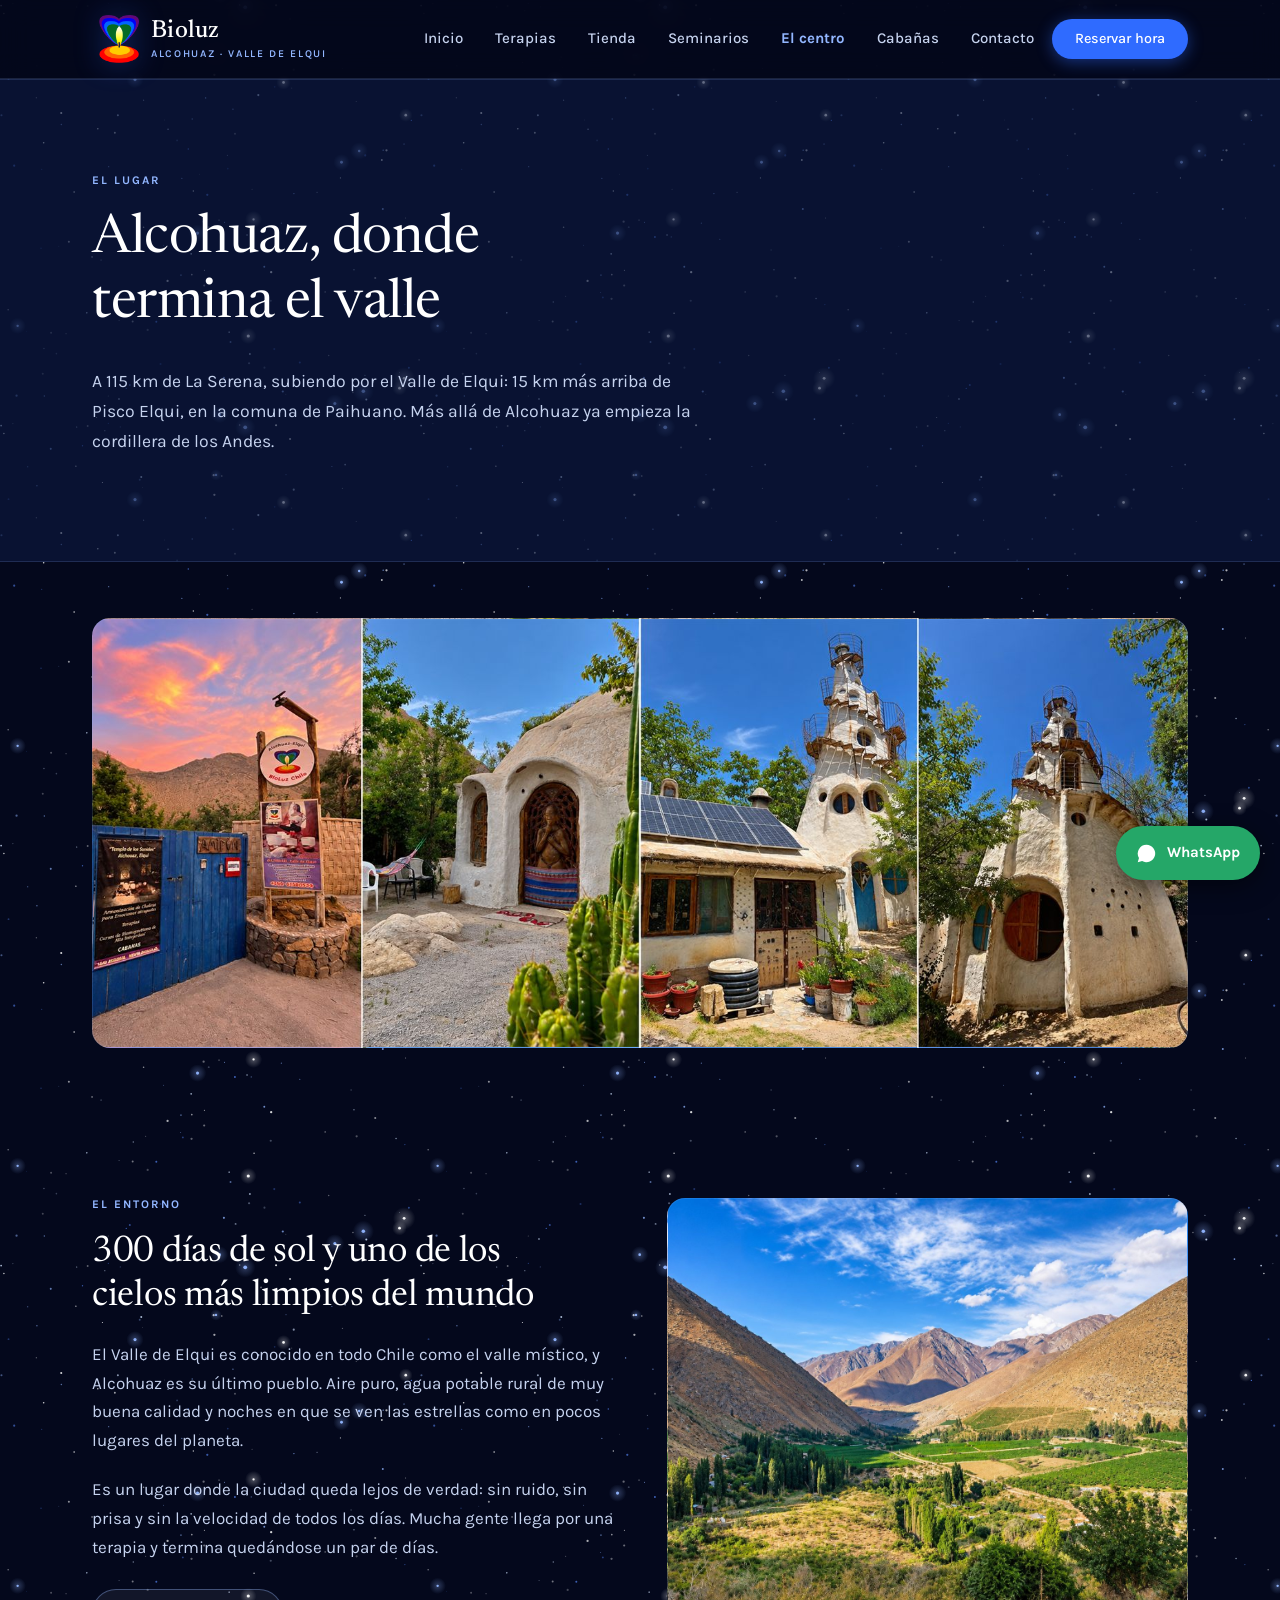
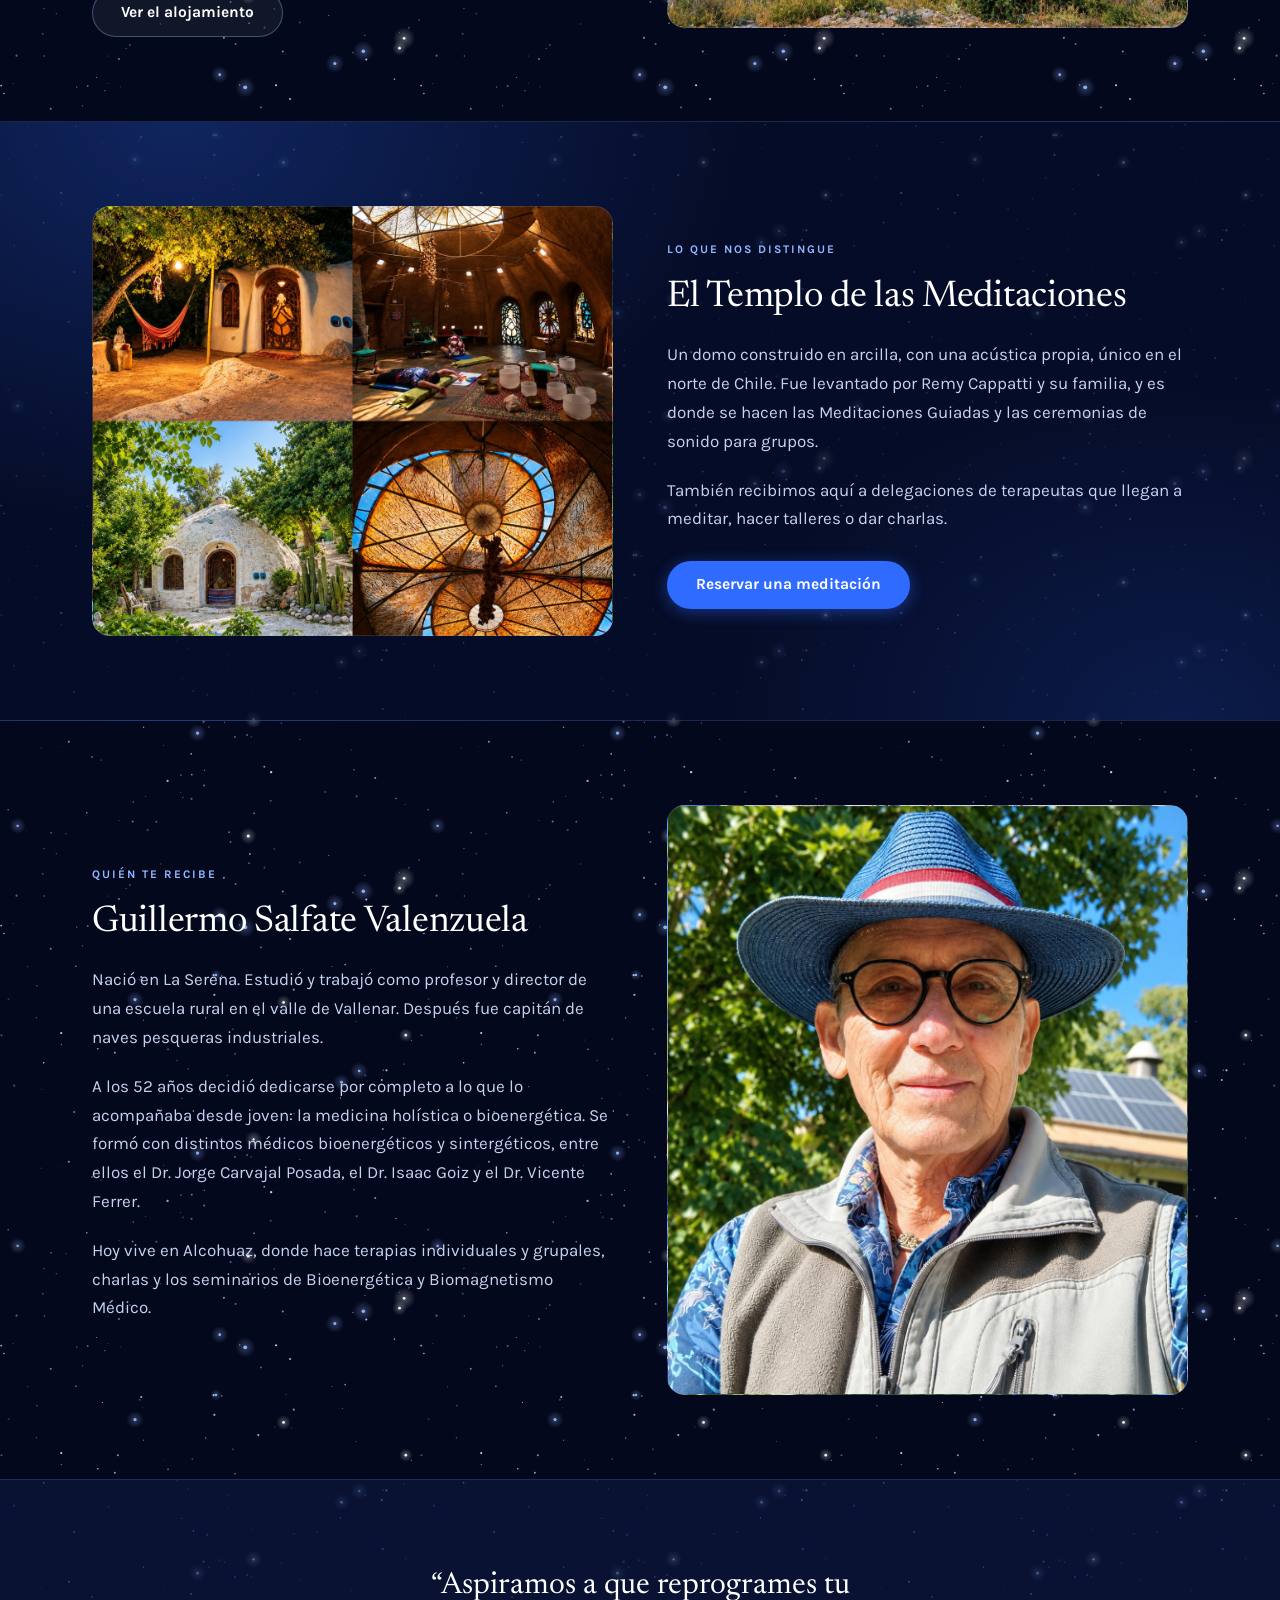
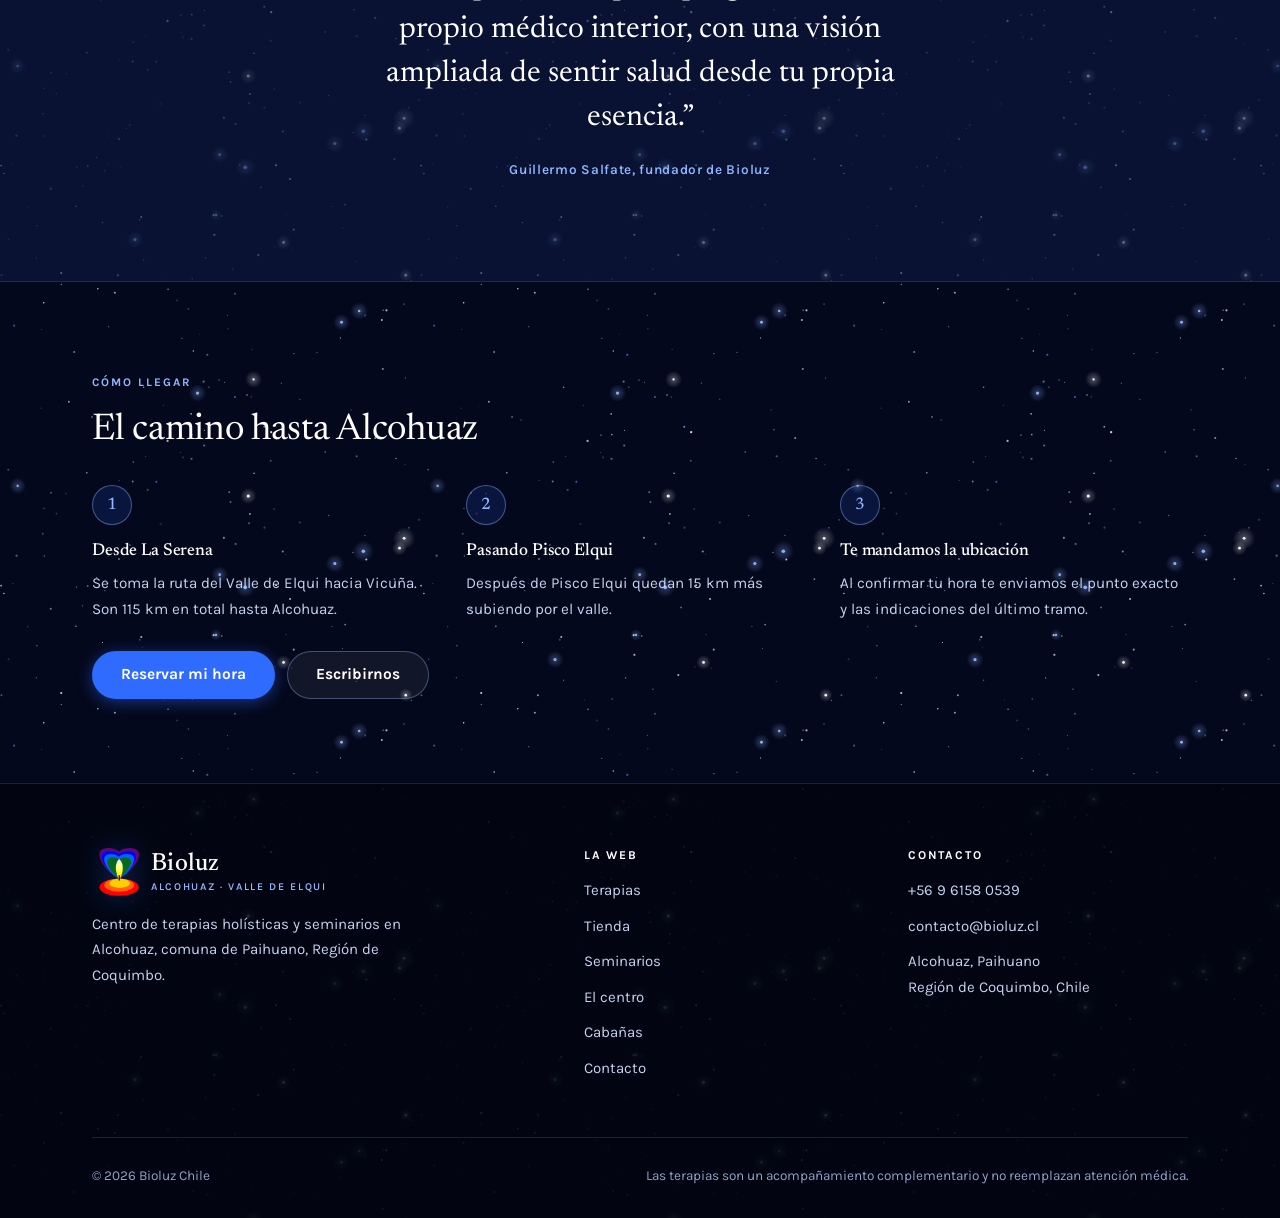
<file: centro.html>
<!DOCTYPE html>
<html lang="es-CL">
<head>
<meta charset="utf-8">
<meta name="viewport" content="width=device-width, initial-scale=1">
<title>El centro y Guillermo Salfate — Bioluz Chile, Alcohuaz</title>
<meta name="description" content="El Centro Bioluz está en Alcohuaz, el último pueblo del Valle de Elqui. Conoce el Templo de las Meditaciones y a Guillermo Salfate, su fundador.">
<link rel="preconnect" href="https://fonts.googleapis.com">
<link rel="preconnect" href="https://fonts.gstatic.com" crossorigin>
<link href="https://fonts.googleapis.com/css2?family=Karla:wght@400;500;600;700&family=Newsreader:opsz,wght@6..72,400;6..72,500&display=swap" rel="stylesheet">
<link rel="stylesheet" href="assets/css/estilos.css">
<link rel="icon" type="image/png" href="assets/img/favicon.png">
<link rel="apple-touch-icon" href="assets/img/logo-marca.png">
</head>
<body class="borrador">

<header class="cabecera">
  <div class="contenedor cabecera-interior">
    <a class="logo" href="index.html">
      <img class="logo-marca" src="assets/img/logo-marca.png" alt="" width="320" height="326">
      <span class="logo-texto">
        <span class="logo-nombre">Bioluz</span>
        <span class="logo-bajada">Alcohuaz · Valle de Elqui</span>
      </span>
    </a>
    <button class="boton-menu" aria-label="Abrir menú" aria-expanded="false">
      <svg viewBox="0 0 24 24" fill="none" stroke="currentColor" stroke-width="2" stroke-linecap="round">
        <path d="M3 6h18M3 12h18M3 18h18"/>
      </svg>
    </button>
    <nav class="nav">
      <a href="index.html">Inicio</a>
      <a href="terapias.html">Terapias</a>
      <a href="tienda.html">Tienda</a>
      <a href="seminarios.html">Seminarios</a>
      <a href="centro.html" class="activo">El centro</a>
      <a href="cabanas.html">Cabañas</a>
      <a href="contacto.html">Contacto</a>
      <a href="terapias.html#reservar" class="btn btn-principal btn-cabecera">Reservar hora</a>
    </nav>
  </div>
</header>

<section class="seccion seccion-crema">
  <div class="contenedor">
    <span class="etiqueta">El lugar</span>
    <h1 style="max-width:18ch">Alcohuaz, donde termina el valle</h1>
    <p class="intro">
      A 115 km de La Serena, subiendo por el Valle de Elqui: 15 km más arriba
      de Pisco Elqui, en la comuna de Paihuano. Más allá de Alcohuaz ya
      empieza la cordillera de los Andes.
    </p>
  </div>
</section>

<section class="seccion-compacta">
  <div class="contenedor">
    <div class="foto foto-alta foto-centro-fotos" data-foto="FOTO PRINCIPAL: panorámica del centro con los cerros de fondo, de día. Es la foto más importante de esta página. Horizontal, mínimo 1800 px de ancho."></div>
  </div>
</section>

<section class="seccion">
  <div class="contenedor partido">
    <div class="partido-texto">
      <span class="etiqueta">El entorno</span>
      <h2>300 días de sol y uno de los cielos más limpios del mundo</h2>
      <p>
        El Valle de Elqui es conocido en todo Chile como el valle místico, y
        Alcohuaz es su último pueblo. Aire puro, agua potable rural de muy
        buena calidad y noches en que se ven las estrellas como en pocos
        lugares del planeta.
      </p>
      <p>
        Es un lugar donde la ciudad queda lejos de verdad: sin ruido, sin
        prisa y sin la velocidad de todos los días. Mucha gente llega por una
        terapia y termina quedándose un par de días.
      </p>
      <div class="grupo-botones">
        <a href="cabanas.html" class="btn btn-secundario">Ver el alojamiento</a>
      </div>
    </div>
    <div class="foto foto-alta foto-cielo-limpio" data-foto="FOTO: el valle o el río, con vegetación y cerros. De día, luz de tarde. Horizontal, mínimo 1200 px."></div>
  </div>
</section>

<section class="seccion seccion-noche">
  <div class="contenedor partido partido-invertido">
    <div class="foto foto-alta foto-domo-fotos" data-foto="FOTO: el domo de arcilla por dentro, mostrando la forma y la altura. Es lo más distintivo del centro. Horizontal, mínimo 1400 px."></div>
    <div class="partido-texto">
      <span class="etiqueta">Lo que nos distingue</span>
      <h2>El Templo de las Meditaciones</h2>
      <p>
        Un domo construido en arcilla, con una acústica propia, único en el
        norte de Chile. Fue levantado por Remy Cappatti y su familia, y es
        donde se hacen las Meditaciones Guiadas y las ceremonias de
        sonido para grupos.
      </p>
      <p>
        También recibimos aquí a delegaciones de terapeutas que llegan a
        meditar, hacer talleres o dar charlas.
      </p>
      <div class="grupo-botones">
        <a href="terapias.html#reservar" class="btn btn-principal">Reservar una meditación</a>
      </div>
    </div>
  </div>
</section>

<!-- ===================== EL FUNDADOR ===================== -->
<section class="seccion">
  <div class="contenedor partido">
    <div class="partido-texto">
      <span class="etiqueta">Quién te recibe</span>
      <h2>Guillermo Salfate Valenzuela</h2>
      <p>
        Nació en La Serena. Estudió y trabajó como profesor y director de una
        escuela rural en el valle de Vallenar. Después fue capitán de naves
        pesqueras industriales.
      </p>
      <p>
        A los 52 años decidió dedicarse por completo a lo que lo acompañaba
        desde joven: la medicina holística o bioenergética. Se formó con
        distintos médicos bioenergéticos y sintergéticos, entre ellos el
        Dr. Jorge Carvajal Posada, el Dr. Isaac Goiz y el Dr. Vicente Ferrer.
      </p>
      <p>
        Hoy vive en Alcohuaz, donde hace terapias individuales y grupales,
        charlas y los seminarios de Bioenergética y Biomagnetismo Médico.
      </p>
    </div>
    <div class="foto foto-guillermo" data-foto="FOTO: retrato de Guillermo, cercano y natural. Idealmente en su espacio de trabajo o afuera con el cerro detrás. Vertical u horizontal, mínimo 1000 px."></div>
  </div>
</section>

<section class="seccion seccion-crema">
  <div class="contenedor-angosto" style="text-align:center">
    <p class="cita" style="margin:0 auto">
      “Aspiramos a que reprogrames tu propio médico interior, con una visión
      ampliada de sentir salud desde tu propia esencia.”
    </p>
    <p class="cita-autor">Guillermo Salfate, fundador de Bioluz</p>
  </div>
</section>

<!-- ===================== CÓMO LLEGAR ===================== -->
<section class="seccion">
  <div class="contenedor">
    <span class="etiqueta">Cómo llegar</span>
    <h2 style="margin-bottom:32px">El camino hasta Alcohuaz</h2>
    <div class="pasos">
      <div class="paso">
        <h3>Desde La Serena</h3>
        <p>Se toma la ruta del Valle de Elqui hacia Vicuña. Son 115 km en total hasta Alcohuaz.</p>
      </div>
      <div class="paso">
        <h3>Pasando Pisco Elqui</h3>
        <p>Después de Pisco Elqui quedan 15 km más subiendo por el valle.</p>
      </div>
      <div class="paso">
        <h3>Te mandamos la ubicación</h3>
        <p>Al confirmar tu hora te enviamos el punto exacto y las indicaciones del último tramo.</p>
      </div>
    </div>
    <div class="grupo-botones">
      <a href="terapias.html#reservar" class="btn btn-principal">Reservar mi hora</a>
      <a href="contacto.html" class="btn btn-secundario">Escribirnos</a>
    </div>
  </div>
</section>

<footer class="pie">
  <div class="contenedor">
    <div class="pie-rejilla">
      <div>
        <a class="logo logo-pie" href="index.html">
          <img class="logo-marca" src="assets/img/logo-marca.png" alt="" width="320" height="326">
          <span class="logo-texto">
            <span class="logo-nombre">Bioluz</span>
            <span class="logo-bajada">Alcohuaz · Valle de Elqui</span>
          </span>
        </a>
        <p style="max-width:36ch">
          Centro de terapias holísticas y seminarios en Alcohuaz, comuna de
          Paihuano, Región de Coquimbo.
        </p>
      </div>
      <div>
        <h4>La web</h4>
        <ul>
          <li><a href="terapias.html">Terapias</a></li>
          <li><a href="tienda.html">Tienda</a></li>
          <li><a href="seminarios.html">Seminarios</a></li>
          <li><a href="centro.html">El centro</a></li>
          <li><a href="cabanas.html">Cabañas</a></li>
          <li><a href="contacto.html">Contacto</a></li>
        </ul>
      </div>
      <div>
        <h4>Contacto</h4>
        <ul>
          <li><a href="https://wa.me/56961580539">+56 9 6158 0539</a></li>
          <li><a href="mailto:contacto@bioluz.cl">contacto@bioluz.cl</a></li>
          <li>Alcohuaz, Paihuano<br>Región de Coquimbo, Chile</li>
        </ul>
      </div>
    </div>
    <div class="pie-abajo">
      <span>© 2026 Bioluz Chile</span>
      <span>Las terapias son un acompañamiento complementario y no reemplazan atención médica.</span>
    </div>
  </div>
</footer>

<a class="wsp-flotante" href="https://wa.me/56961580539?text=Hola%20Bioluz%2C%20quiero%20consultar%20por%20una%20hora." target="_blank" rel="noopener">
  <svg viewBox="0 0 24 24">
    <path d="M17.5 14.4c-.3-.2-1.7-.9-2-1-.3-.1-.5-.2-.7.1-.2.3-.8 1-.9 1.2-.2.2-.3.2-.6.1-.3-.2-1.2-.5-2.3-1.4-.9-.8-1.4-1.7-1.6-2-.2-.3 0-.5.1-.6l.5-.5c.1-.2.2-.3.3-.5 0-.2 0-.4 0-.5 0-.2-.7-1.6-.9-2.2-.2-.6-.5-.5-.7-.5h-.6c-.2 0-.5.1-.8.4-.3.3-1 1-1 2.5s1.1 2.9 1.2 3.1c.2.2 2.1 3.2 5.1 4.5.7.3 1.3.5 1.7.6.7.2 1.4.2 1.9.1.6-.1 1.7-.7 2-1.4.2-.7.2-1.2.2-1.4-.1-.1-.3-.2-.6-.3M12 2a10 10 0 0 0-8.6 15.1L2 22l5-1.3A10 10 0 1 0 12 2"/>
  </svg>
  WhatsApp
</a>

<script src="assets/js/main.js"></script>
</body>
</html>
</file>
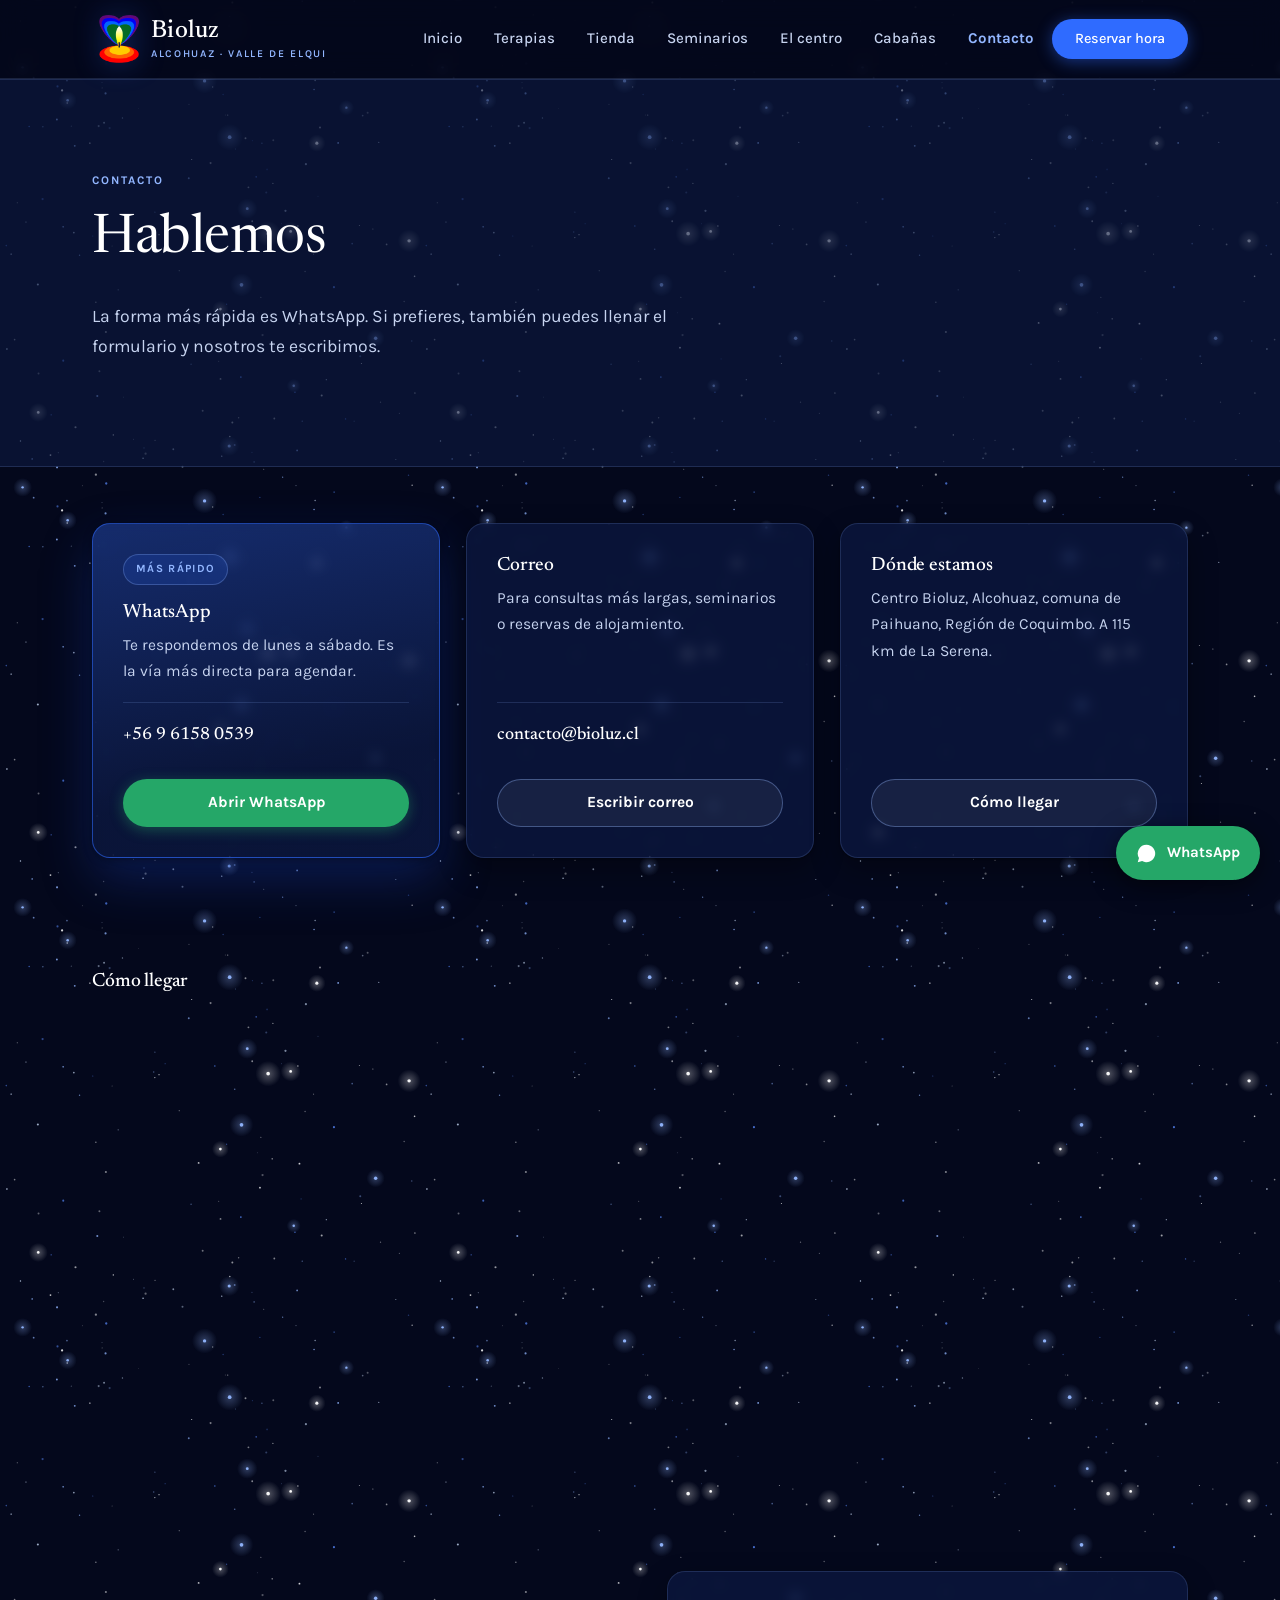
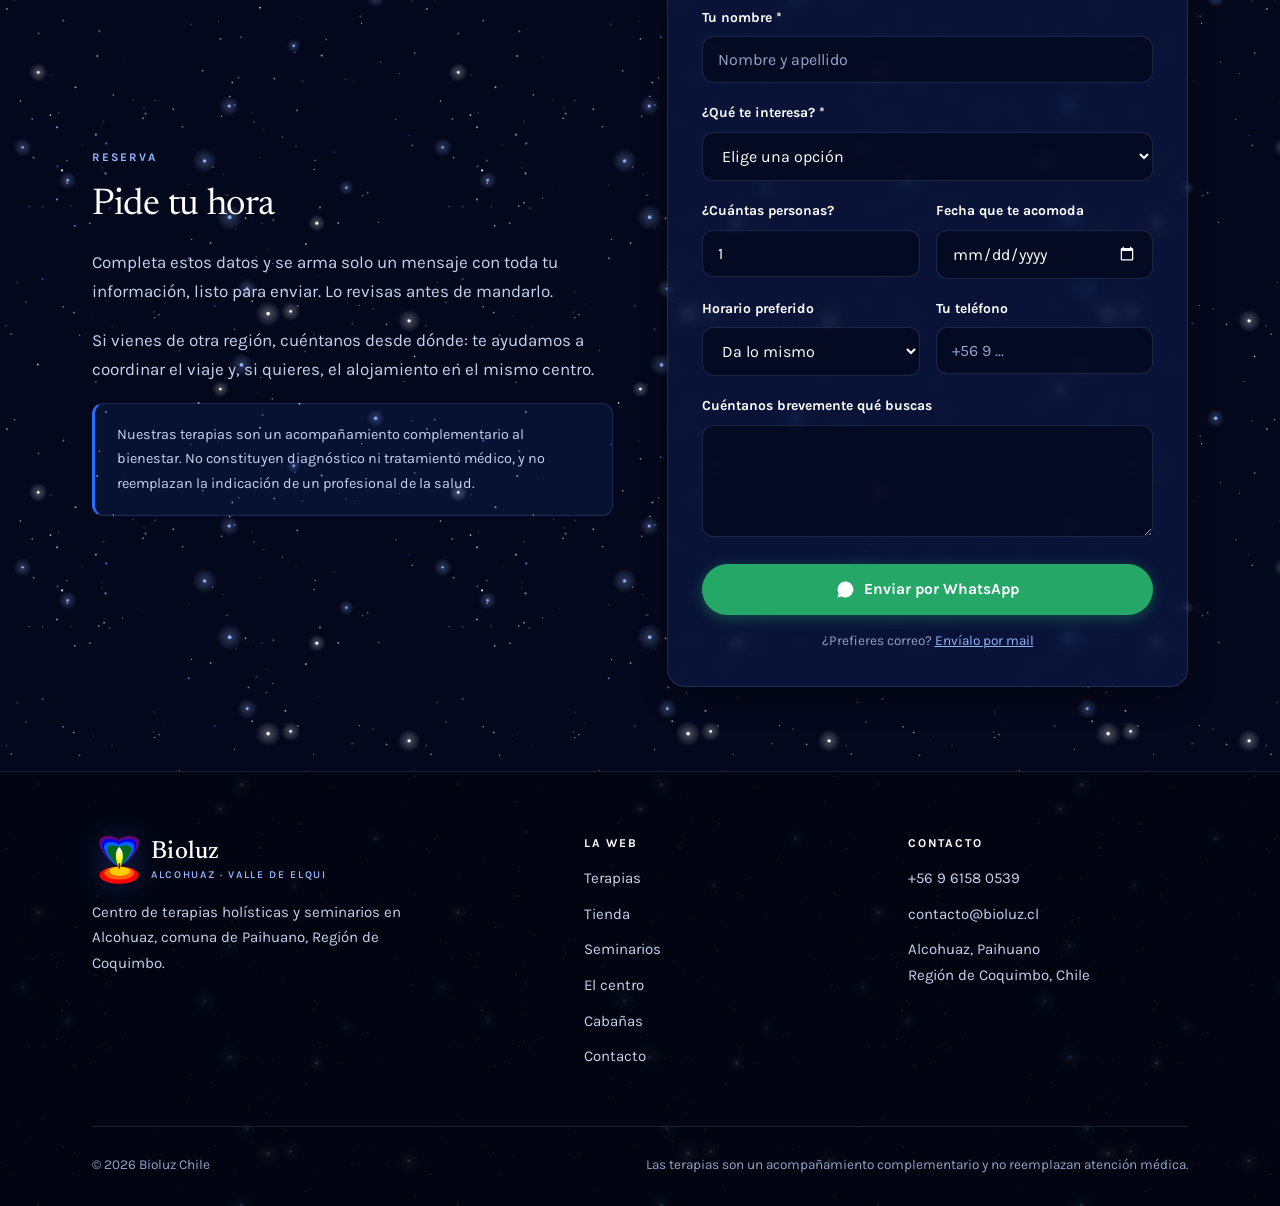
<file: contacto.html>
<!DOCTYPE html>
<html lang="es-CL">
<head>
<meta charset="utf-8">
<meta name="viewport" content="width=device-width, initial-scale=1">
<title>Contacto y reservas — Bioluz Chile, Alcohuaz</title>
<meta name="description" content="Reserva tu hora en el Centro Bioluz, Alcohuaz, Valle de Elqui. WhatsApp +56 9 6158 0539 o contacto@bioluz.cl.">
<link rel="preconnect" href="https://fonts.googleapis.com">
<link rel="preconnect" href="https://fonts.gstatic.com" crossorigin>
<link href="https://fonts.googleapis.com/css2?family=Karla:wght@400;500;600;700&family=Newsreader:opsz,wght@6..72,400;6..72,500&display=swap" rel="stylesheet">
<link rel="stylesheet" href="assets/css/estilos.css">
<link rel="icon" type="image/png" href="assets/img/favicon.png">
<link rel="apple-touch-icon" href="assets/img/logo-marca.png">
</head>
<body class="borrador">

<header class="cabecera">
  <div class="contenedor cabecera-interior">
    <a class="logo" href="index.html">
      <img class="logo-marca" src="assets/img/logo-marca.png" alt="" width="320" height="326">
      <span class="logo-texto">
        <span class="logo-nombre">Bioluz</span>
        <span class="logo-bajada">Alcohuaz · Valle de Elqui</span>
      </span>
    </a>
    <button class="boton-menu" aria-label="Abrir menú" aria-expanded="false">
      <svg viewBox="0 0 24 24" fill="none" stroke="currentColor" stroke-width="2" stroke-linecap="round">
        <path d="M3 6h18M3 12h18M3 18h18"/>
      </svg>
    </button>
    <nav class="nav">
      <a href="index.html">Inicio</a>
      <a href="terapias.html">Terapias</a>
      <a href="tienda.html">Tienda</a>
      <a href="seminarios.html">Seminarios</a>
      <a href="centro.html">El centro</a>
      <a href="cabanas.html">Cabañas</a>
      <a href="contacto.html" class="activo">Contacto</a>
      <a href="#reservar" class="btn btn-principal btn-cabecera">Reservar hora</a>
    </nav>
  </div>
</header>

<section class="seccion seccion-crema">
  <div class="contenedor">
    <span class="etiqueta">Contacto</span>
    <h1 style="max-width:16ch">Hablemos</h1>
    <p class="intro">
      La forma más rápida es WhatsApp. Si prefieres, también puedes llenar el
      formulario y nosotros te escribimos.
    </p>
  </div>
</section>

<!-- ===================== VÍAS DE CONTACTO ===================== -->
<section class="seccion-compacta">
  <div class="contenedor">
    <div class="rejilla rejilla-3">

      <article class="tarjeta tarjeta-destacada">
        <span class="cinta">Más rápido</span>
        <h3>WhatsApp</h3>
        <p>Te respondemos de lunes a sábado. Es la vía más directa para agendar.</p>
        <div class="precio" style="font-size:1.1rem">+56 9 6158 0539</div>
        <div class="grupo-botones">
          <a href="https://wa.me/56961580539?text=Hola%20Bioluz%2C%20quiero%20consultar%20por%20una%20hora." class="btn btn-wsp btn-ancho" target="_blank" rel="noopener">Abrir WhatsApp</a>
        </div>
      </article>

      <article class="tarjeta">
        <h3>Correo</h3>
        <p>Para consultas más largas, seminarios o reservas de alojamiento.</p>
        <div class="precio" style="font-size:1.1rem">contacto@bioluz.cl</div>
        <div class="grupo-botones">
          <a href="mailto:contacto@bioluz.cl" class="btn btn-secundario btn-ancho">Escribir correo</a>
        </div>
      </article>

      <article class="tarjeta">
        <h3>Dónde estamos</h3>
        <p>Centro Bioluz, Alcohuaz, comuna de Paihuano, Región de Coquimbo. A 115 km de La Serena.</p>
        <div class="grupo-botones" style="margin-top:auto">
          <a href="centro.html" class="btn btn-secundario btn-ancho">Cómo llegar</a>
        </div>
      </article>

    </div>
  </div>
</section>

<!-- ===================== MAPA ===================== -->
<section class="seccion-compacta">
  <div class="contenedor">
    <h3 style="margin-bottom:18px">Cómo llegar</h3>
    <iframe
      src="https://www.google.com/maps?q=Alcohuaz,+Paihuano,+Chile&output=embed"
      width="100%"
      height="420"
      style="border:0; border-radius:18px; display:block"
      allowfullscreen
      loading="lazy"
      referrerpolicy="no-referrer-when-downgrade"
      title="Mapa de cómo llegar a Bioluz Chile, Alcohuaz"></iframe>
  </div>
</section>

<!-- ===================== FORMULARIO ===================== -->
<section class="seccion" id="reservar">
  <div class="contenedor partido">
    <div class="partido-texto">
      <span class="etiqueta">Reserva</span>
      <h2>Pide tu hora</h2>
      <p>
        Completa estos datos y se arma solo un mensaje con toda tu
        información, listo para enviar. Lo revisas antes de mandarlo.
      </p>
      <p>
        Si vienes de otra región, cuéntanos desde dónde: te ayudamos a
        coordinar el viaje y, si quieres, el alojamiento en el mismo centro.
      </p>
      <p class="aviso-salud">
        Nuestras terapias son un acompañamiento complementario al bienestar.
        No constituyen diagnóstico ni tratamiento médico, y no reemplazan la
        indicación de un profesional de la salud.
      </p>
    </div>

    <form class="formulario" id="form-reserva" novalidate>
      <div class="campo">
        <label for="nombre">Tu nombre *</label>
        <input type="text" id="nombre" name="nombre" placeholder="Nombre y apellido" required>
      </div>
      <div class="campo">
        <label for="terapia">¿Qué te interesa? *</label>
        <select id="terapia" name="terapia" required>
          <option value="">Elige una opción</option>
          <option>Sesión individual en camilla ($45.000)</option>
          <option>Biofrecuencias Clark/Rife ($65.000)</option>
          <option>Meditaciones Guiadas ($30.000 por persona)</option>
          <option>Ceremonia de cuencos para un grupo</option>
          <option>Apiterapia ($20.000)</option>
          <option>Seminario / diplomado</option>
          <option>Alojamiento en las cabañas</option>
          <option>Todavía no sé, quiero orientación</option>
        </select>
      </div>
      <div class="fila-campos">
        <div class="campo">
          <label for="personas">¿Cuántas personas?</label>
          <input type="number" id="personas" name="personas" min="1" value="1">
        </div>
        <div class="campo">
          <label for="fecha">Fecha que te acomoda</label>
          <input type="date" id="fecha" name="fecha">
        </div>
      </div>
      <div class="fila-campos">
        <div class="campo">
          <label for="horario">Horario preferido</label>
          <select id="horario" name="horario">
            <option value="">Da lo mismo</option>
            <option>En la mañana</option>
            <option>En la tarde</option>
          </select>
        </div>
        <div class="campo">
          <label for="telefono">Tu teléfono</label>
          <input type="tel" id="telefono" name="telefono" placeholder="+56 9 ...">
        </div>
      </div>
      <div class="campo">
        <label for="mensaje">Cuéntanos brevemente qué buscas</label>
        <textarea id="mensaje" name="mensaje"></textarea>
      </div>
      <button type="submit" class="btn btn-wsp btn-ancho">
        <svg viewBox="0 0 24 24" fill="currentColor" style="width:19px;height:19px">
          <path d="M17.5 14.4c-.3-.2-1.7-.9-2-1-.3-.1-.5-.2-.7.1-.2.3-.8 1-.9 1.2-.2.2-.3.2-.6.1-.3-.2-1.2-.5-2.3-1.4-.9-.8-1.4-1.7-1.6-2-.2-.3 0-.5.1-.6l.5-.5c.1-.2.2-.3.3-.5 0-.2 0-.4 0-.5 0-.2-.7-1.6-.9-2.2-.2-.6-.5-.5-.7-.5h-.6c-.2 0-.5.1-.8.4-.3.3-1 1-1 2.5s1.1 2.9 1.2 3.1c.2.2 2.1 3.2 5.1 4.5.7.3 1.3.5 1.7.6.7.2 1.4.2 1.9.1.6-.1 1.7-.7 2-1.4.2-.7.2-1.2.2-1.4-.1-.1-.3-.2-.6-.3M12 2a10 10 0 0 0-8.6 15.1L2 22l5-1.3A10 10 0 1 0 12 2"/>
        </svg>
        Enviar por WhatsApp
      </button>
      <p class="aviso-formulario">
        ¿Prefieres correo? <a href="#" id="reserva-por-correo">Envíalo por mail</a>
      </p>
    </form>
  </div>
</section>

<footer class="pie">
  <div class="contenedor">
    <div class="pie-rejilla">
      <div>
        <a class="logo logo-pie" href="index.html">
          <img class="logo-marca" src="assets/img/logo-marca.png" alt="" width="320" height="326">
          <span class="logo-texto">
            <span class="logo-nombre">Bioluz</span>
            <span class="logo-bajada">Alcohuaz · Valle de Elqui</span>
          </span>
        </a>
        <p style="max-width:36ch">
          Centro de terapias holísticas y seminarios en Alcohuaz, comuna de
          Paihuano, Región de Coquimbo.
        </p>
      </div>
      <div>
        <h4>La web</h4>
        <ul>
          <li><a href="terapias.html">Terapias</a></li>
          <li><a href="tienda.html">Tienda</a></li>
          <li><a href="seminarios.html">Seminarios</a></li>
          <li><a href="centro.html">El centro</a></li>
          <li><a href="cabanas.html">Cabañas</a></li>
          <li><a href="contacto.html">Contacto</a></li>
        </ul>
      </div>
      <div>
        <h4>Contacto</h4>
        <ul>
          <li><a href="https://wa.me/56961580539">+56 9 6158 0539</a></li>
          <li><a href="mailto:contacto@bioluz.cl">contacto@bioluz.cl</a></li>
          <li>Alcohuaz, Paihuano<br>Región de Coquimbo, Chile</li>
        </ul>
      </div>
    </div>
    <div class="pie-abajo">
      <span>© 2026 Bioluz Chile</span>
      <span>Las terapias son un acompañamiento complementario y no reemplazan atención médica.</span>
    </div>
  </div>
</footer>

<a class="wsp-flotante" href="https://wa.me/56961580539?text=Hola%20Bioluz%2C%20quiero%20consultar%20por%20una%20hora." target="_blank" rel="noopener">
  <svg viewBox="0 0 24 24">
    <path d="M17.5 14.4c-.3-.2-1.7-.9-2-1-.3-.1-.5-.2-.7.1-.2.3-.8 1-.9 1.2-.2.2-.3.2-.6.1-.3-.2-1.2-.5-2.3-1.4-.9-.8-1.4-1.7-1.6-2-.2-.3 0-.5.1-.6l.5-.5c.1-.2.2-.3.3-.5 0-.2 0-.4 0-.5 0-.2-.7-1.6-.9-2.2-.2-.6-.5-.5-.7-.5h-.6c-.2 0-.5.1-.8.4-.3.3-1 1-1 2.5s1.1 2.9 1.2 3.1c.2.2 2.1 3.2 5.1 4.5.7.3 1.3.5 1.7.6.7.2 1.4.2 1.9.1.6-.1 1.7-.7 2-1.4.2-.7.2-1.2.2-1.4-.1-.1-.3-.2-.6-.3M12 2a10 10 0 0 0-8.6 15.1L2 22l5-1.3A10 10 0 1 0 12 2"/>
  </svg>
  WhatsApp
</a>

<script src="assets/js/main.js"></script>
</body>
</html>
</file>
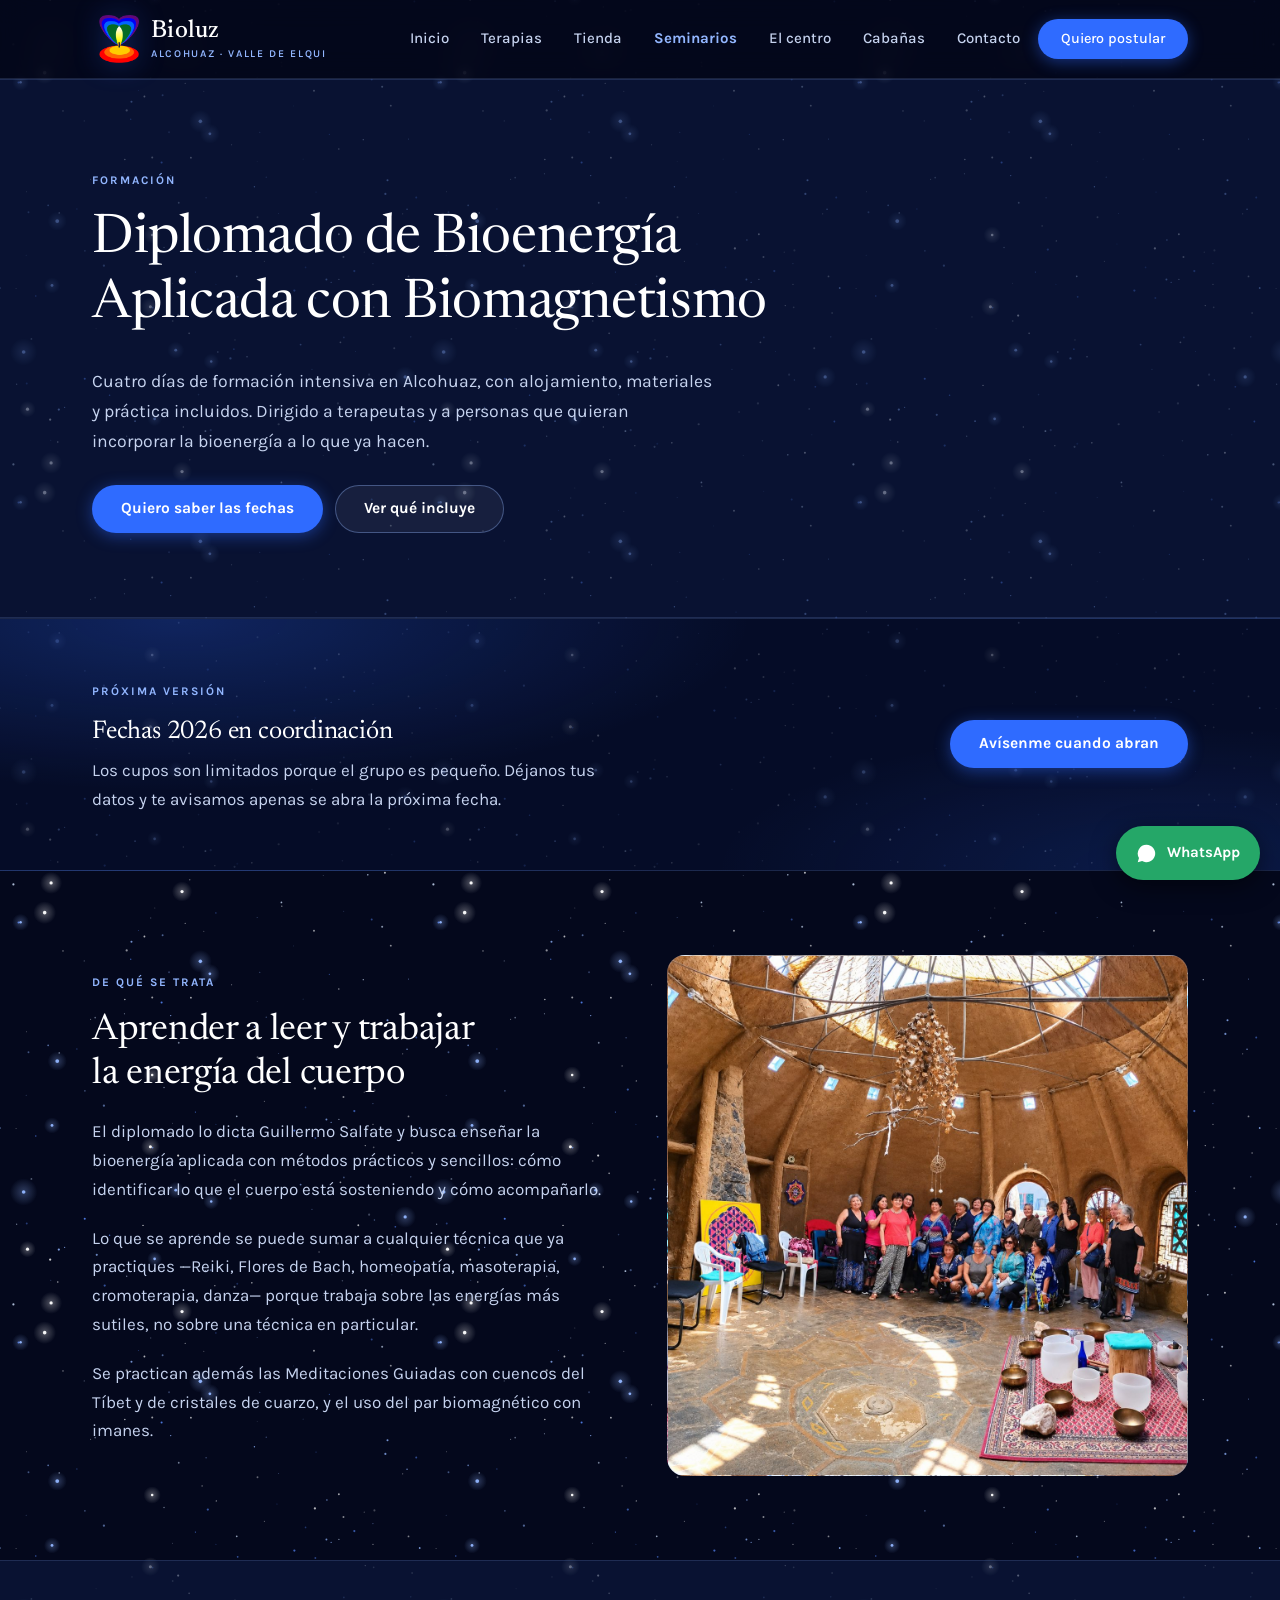
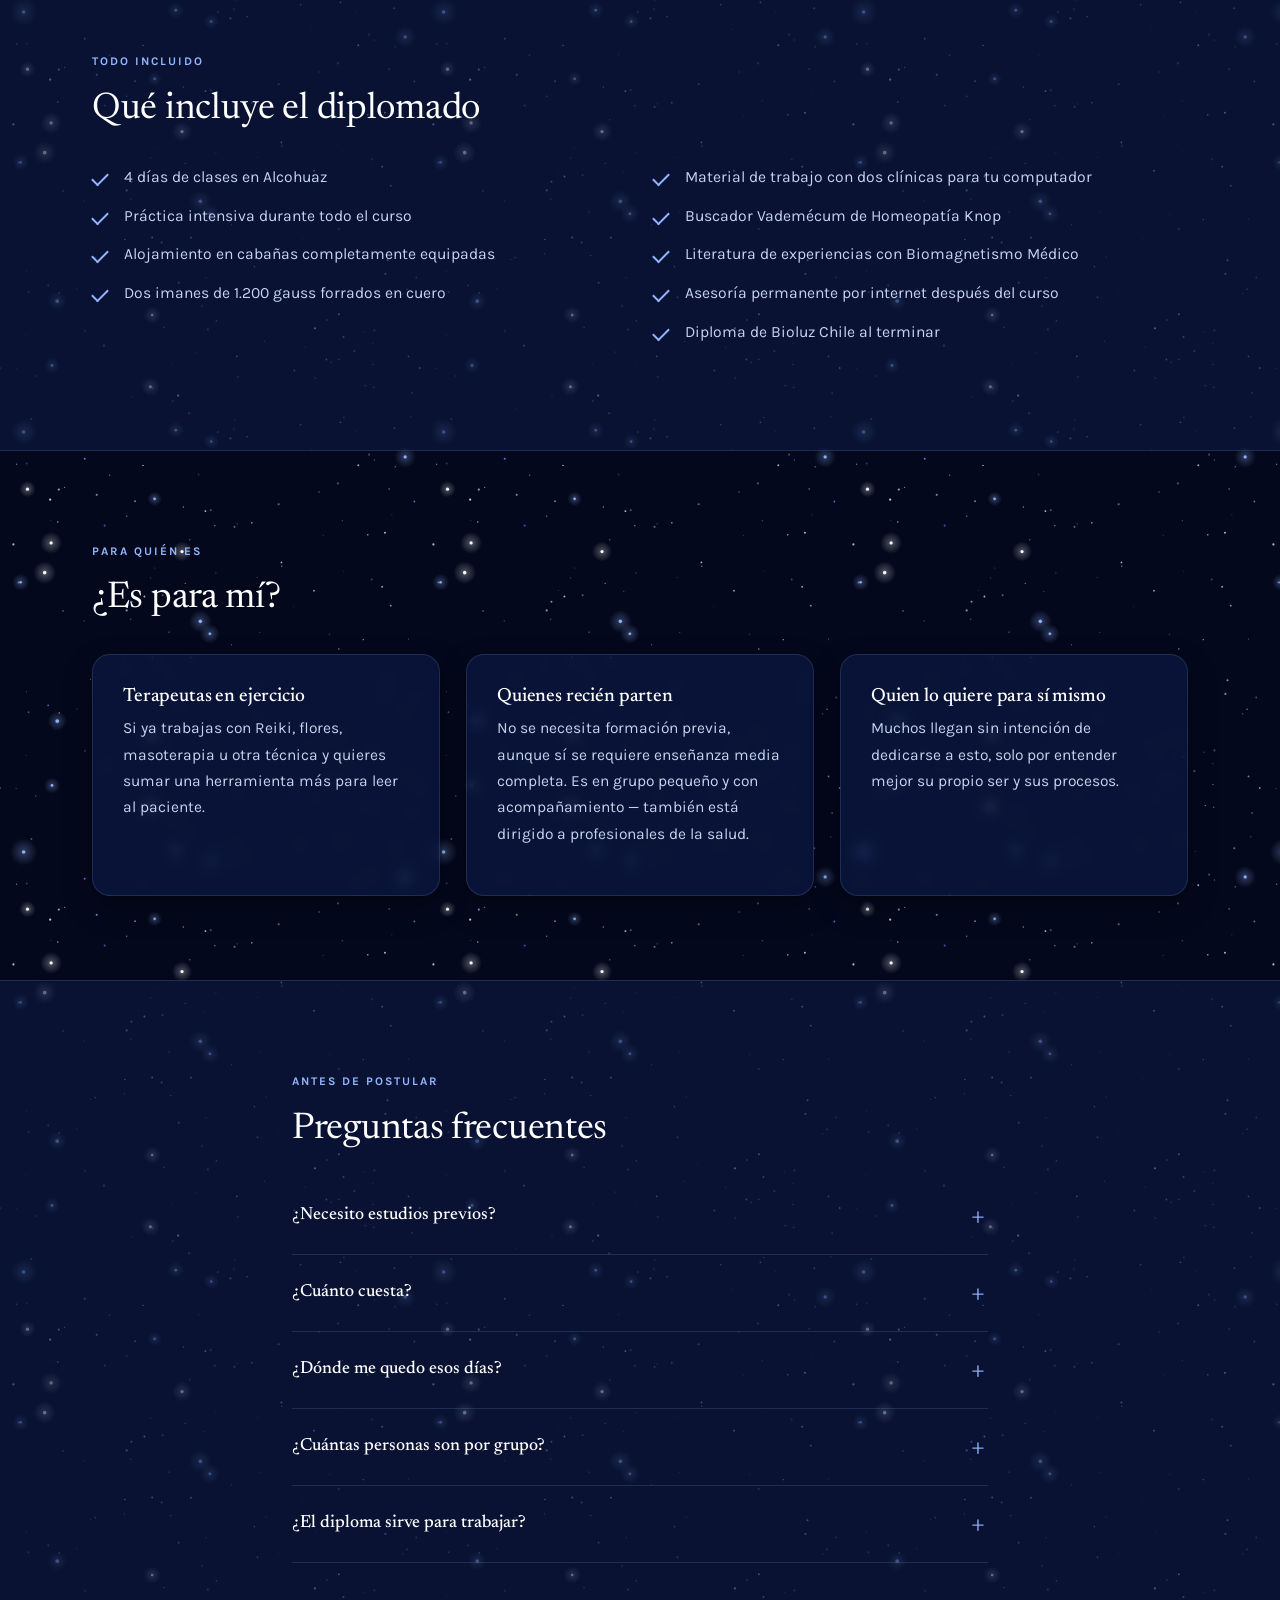
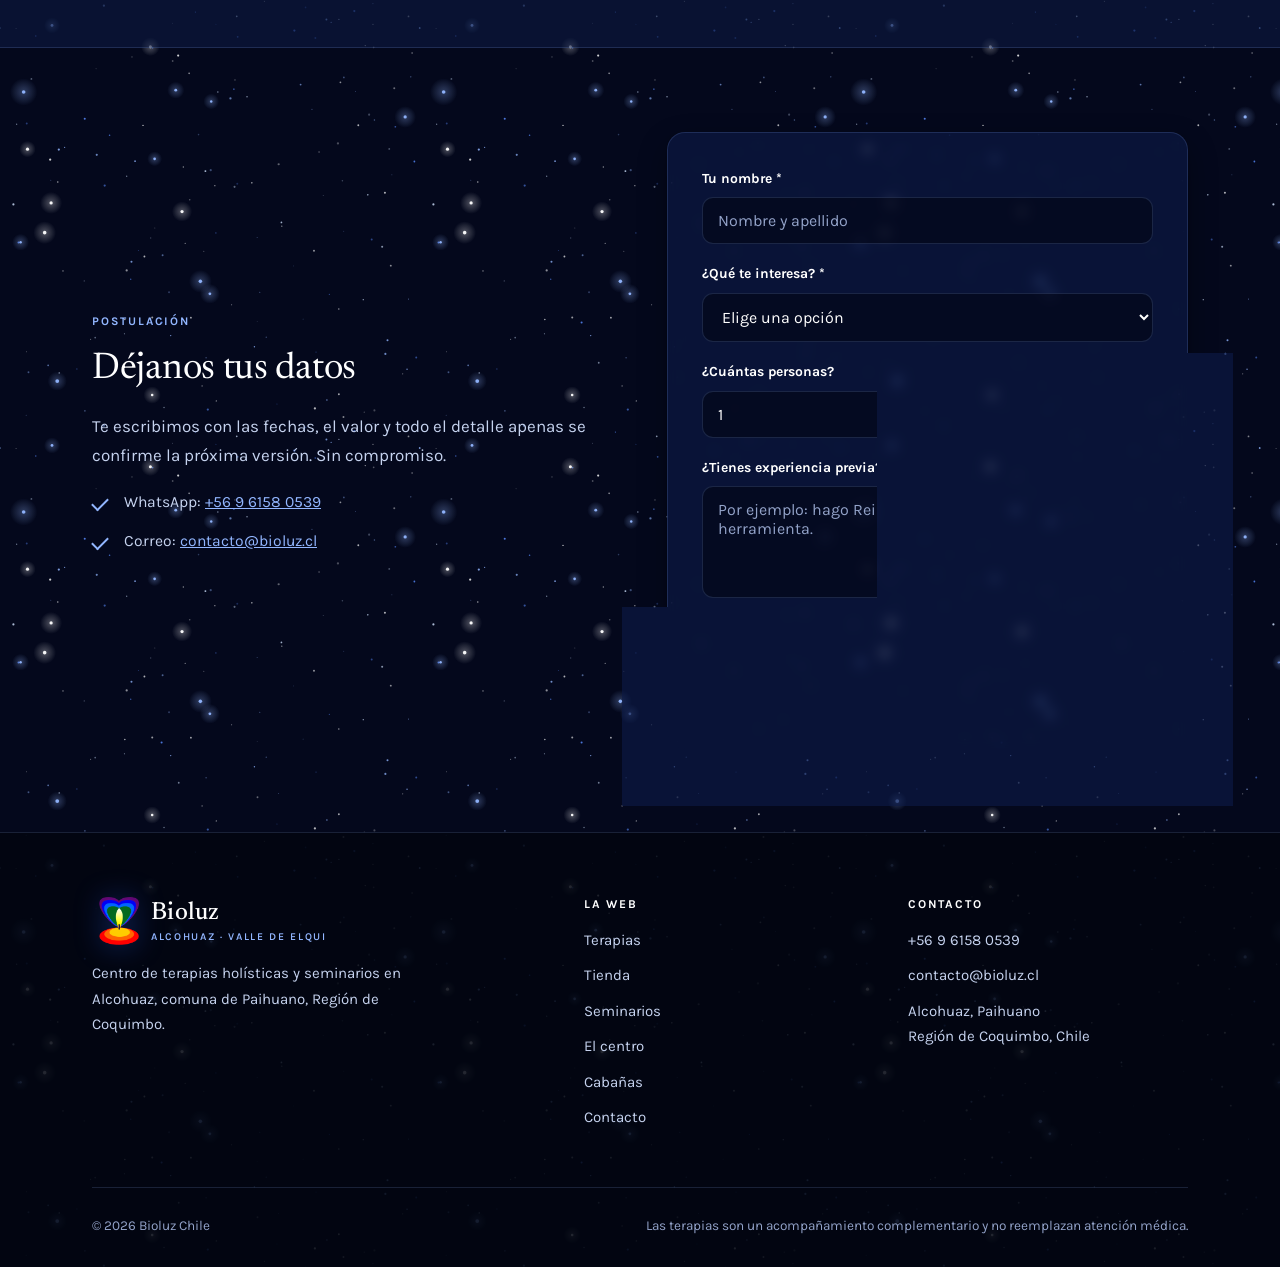
<file: seminarios.html>
<!DOCTYPE html>
<html lang="es-CL">
<head>
<meta charset="utf-8">
<meta name="viewport" content="width=device-width, initial-scale=1">
<title>Seminarios y diplomado — Bioluz Chile, Alcohuaz</title>
<meta name="description" content="Diplomado de Bioenergía Aplicada con Biomagnetismo en Alcohuaz, Valle de Elqui. Cuatro días de formación con alojamiento, materiales y práctica intensiva incluidos.">
<link rel="preconnect" href="https://fonts.googleapis.com">
<link rel="preconnect" href="https://fonts.gstatic.com" crossorigin>
<link href="https://fonts.googleapis.com/css2?family=Karla:wght@400;500;600;700&family=Newsreader:opsz,wght@6..72,400;6..72,500&display=swap" rel="stylesheet">
<link rel="stylesheet" href="assets/css/estilos.css">
<link rel="icon" type="image/png" href="assets/img/favicon.png">
<link rel="apple-touch-icon" href="assets/img/logo-marca.png">
</head>
<body class="borrador">

<header class="cabecera">
  <div class="contenedor cabecera-interior">
    <a class="logo" href="index.html">
      <img class="logo-marca" src="assets/img/logo-marca.png" alt="" width="320" height="326">
      <span class="logo-texto">
        <span class="logo-nombre">Bioluz</span>
        <span class="logo-bajada">Alcohuaz · Valle de Elqui</span>
      </span>
    </a>
    <button class="boton-menu" aria-label="Abrir menú" aria-expanded="false">
      <svg viewBox="0 0 24 24" fill="none" stroke="currentColor" stroke-width="2" stroke-linecap="round">
        <path d="M3 6h18M3 12h18M3 18h18"/>
      </svg>
    </button>
    <nav class="nav">
      <a href="index.html">Inicio</a>
      <a href="terapias.html">Terapias</a>
      <a href="tienda.html">Tienda</a>
      <a href="seminarios.html" class="activo">Seminarios</a>
      <a href="centro.html">El centro</a>
      <a href="cabanas.html">Cabañas</a>
      <a href="contacto.html">Contacto</a>
      <a href="#reservar" class="btn btn-principal btn-cabecera">Quiero postular</a>
    </nav>
  </div>
</header>

<section class="seccion seccion-crema">
  <div class="contenedor">
    <span class="etiqueta">Formación</span>
    <h1 style="max-width:22ch">Diplomado de Bioenergía Aplicada con Biomagnetismo</h1>
    <p class="intro">
      Cuatro días de formación intensiva en Alcohuaz, con alojamiento,
      materiales y práctica incluidos. Dirigido a terapeutas y a personas
      que quieran incorporar la bioenergía a lo que ya hacen.
    </p>
    <div class="grupo-botones">
      <a href="#reservar" class="btn btn-principal">Quiero saber las fechas</a>
      <a href="#incluye" class="btn btn-secundario">Ver qué incluye</a>
    </div>
  </div>
</section>

<!-- ===================== PRÓXIMAS FECHAS ===================== -->
<section class="seccion-compacta seccion-noche">
  <div class="contenedor">
    <div class="partido" style="gap:30px; align-items:center">
      <div>
        <span class="etiqueta">Próxima versión</span>
        <h2 style="font-size:1.6rem; margin-bottom:8px">Fechas 2026 en coordinación</h2>
        <p style="margin:0">
          Los cupos son limitados porque el grupo es pequeño. Déjanos tus
          datos y te avisamos apenas se abra la próxima fecha.
        </p>
      </div>
      <div style="text-align:right">
        <a href="#reservar" class="btn btn-principal">Avísenme cuando abran</a>
      </div>
    </div>
  </div>
</section>

<!-- ===================== DE QUÉ SE TRATA ===================== -->
<section class="seccion">
  <div class="contenedor partido">
    <div class="partido-texto">
      <span class="etiqueta">De qué se trata</span>
      <h2>Aprender a leer y trabajar la energía del cuerpo</h2>
      <p>
        El diplomado lo dicta Guillermo Salfate y busca enseñar la bioenergía
        aplicada con métodos prácticos y sencillos: cómo identificar lo que
        el cuerpo está sosteniendo y cómo acompañarlo.
      </p>
      <p>
        Lo que se aprende se puede sumar a cualquier técnica que ya
        practiques —Reiki, Flores de Bach, homeopatía, masoterapia,
        cromoterapia, danza— porque trabaja sobre las energías más sutiles,
        no sobre una técnica en particular.
      </p>
      <p>
        Se practican además las Meditaciones Guiadas con cuencos del Tíbet y de
        cristales de cuarzo, y el uso del par biomagnético con imanes.
      </p>
    </div>
    <div class="foto foto-alta foto-curso"></div>
  </div>
</section>

<!-- ===================== QUÉ INCLUYE ===================== -->
<section class="seccion seccion-crema" id="incluye">
  <div class="contenedor">
    <span class="etiqueta">Todo incluido</span>
    <h2 style="margin-bottom:32px">Qué incluye el diplomado</h2>
    <div class="rejilla rejilla-2">
      <div>
        <ul class="lista-visto">
          <li>4 días de clases en Alcohuaz</li>
          <li>Práctica intensiva durante todo el curso</li>
          <li>Alojamiento en cabañas completamente equipadas</li>
          <li>Dos imanes de 1.200 gauss forrados en cuero</li>
        </ul>
      </div>
      <div>
        <ul class="lista-visto">
          <li>Material de trabajo con dos clínicas para tu computador</li>
          <li>Buscador Vademécum de Homeopatía Knop</li>
          <li>Literatura de experiencias con Biomagnetismo Médico</li>
          <li>Asesoría permanente por internet después del curso</li>
          <li>Diploma de Bioluz Chile al terminar</li>
        </ul>
      </div>
    </div>
  </div>
</section>

<!-- ===================== PARA QUIÉN ES ===================== -->
<section class="seccion">
  <div class="contenedor">
    <span class="etiqueta">Para quién es</span>
    <h2 style="margin-bottom:32px">¿Es para mí?</h2>
    <div class="rejilla rejilla-3">
      <article class="tarjeta">
        <h3>Terapeutas en ejercicio</h3>
        <p>
          Si ya trabajas con Reiki, flores, masoterapia u otra técnica y
          quieres sumar una herramienta más para leer al paciente.
        </p>
      </article>
      <article class="tarjeta">
        <h3>Quienes recién parten</h3>
        <p>
          No se necesita formación previa, aunque sí se requiere enseñanza
          media completa. Es en grupo pequeño y con acompañamiento —
          también está dirigido a profesionales de la salud.
        </p>
      </article>
      <article class="tarjeta">
        <h3>Quien lo quiere para sí mismo</h3>
        <p>
          Muchos llegan sin intención de dedicarse a esto, solo por entender
          mejor su propio ser y sus procesos.
        </p>
      </article>
    </div>
  </div>
</section>

<!-- ===================== PREGUNTAS ===================== -->
<section class="seccion seccion-crema">
  <div class="contenedor-angosto">
    <span class="etiqueta">Antes de postular</span>
    <h2 style="margin-bottom:26px">Preguntas frecuentes</h2>

    <details class="pregunta">
      <summary>¿Necesito estudios previos?</summary>
      <p>
        No se necesitan estudios previos, pero sí se exige tener la
        enseñanza media completa. El diplomado parte desde lo básico y se
        practica todos los días.
      </p>
    </details>

    <details class="pregunta">
      <summary>¿Cuánto cuesta?</summary>
      <p>
        El valor se informa junto con las fechas de cada versión, porque
        incluye alojamiento y materiales. Escríbenos y te enviamos el detalle
        actualizado.
      </p>
    </details>

    <details class="pregunta">
      <summary>¿Dónde me quedo esos días?</summary>
      <p>
        El alojamiento y la alimentación están incluidos: te quedas en las
        cabañas del mismo centro, en Alcohuaz.
      </p>
    </details>

    <details class="pregunta">
      <summary>¿Cuántas personas son por grupo?</summary>
      <p>
        Los grupos son pequeños a propósito, para que alcance la práctica
        individual con cada persona. Por eso los cupos se llenan rápido.
      </p>
    </details>

    <details class="pregunta">
      <summary>¿El diploma sirve para trabajar?</summary>
      <p>
        Es un diploma que certifica la formación realizada en Bioluz Chile,
        pensado como un complemento a tu formación: no es un título
        profesional del área de la salud, por lo que no habilita para
        ejercer medicina profesional.
      </p>
    </details>
  </div>
</section>

<!-- ===================== POSTULACIÓN ===================== -->
<section class="seccion" id="reservar">
  <div class="contenedor partido">
    <div class="partido-texto">
      <span class="etiqueta">Postulación</span>
      <h2>Déjanos tus datos</h2>
      <p>
        Te escribimos con las fechas, el valor y todo el detalle apenas se
        confirme la próxima versión. Sin compromiso.
      </p>
      <ul class="lista-visto">
        <li>WhatsApp: <a href="https://wa.me/56961580539">+56 9 6158 0539</a></li>
        <li>Correo: <a href="mailto:contacto@bioluz.cl">contacto@bioluz.cl</a></li>
      </ul>
    </div>

    <form class="formulario" id="form-reserva" novalidate>
      <div class="campo">
        <label for="nombre">Tu nombre *</label>
        <input type="text" id="nombre" name="nombre" placeholder="Nombre y apellido" required>
      </div>
      <div class="campo">
        <label for="terapia">¿Qué te interesa? *</label>
        <select id="terapia" name="terapia" required>
          <option value="">Elige una opción</option>
          <option>Diplomado de Bioenergía con Biomagnetismo</option>
          <option>Taller o charla para un grupo</option>
          <option>Todavía no sé, quiero información</option>
        </select>
      </div>
      <div class="fila-campos">
        <div class="campo">
          <label for="personas">¿Cuántas personas?</label>
          <input type="number" id="personas" name="personas" min="1" value="1">
        </div>
        <div class="campo">
          <label for="telefono">Tu teléfono</label>
          <input type="tel" id="telefono" name="telefono" placeholder="+56 9 ...">
        </div>
      </div>
      <div class="campo">
        <label for="mensaje">¿Tienes experiencia previa? Cuéntanos</label>
        <textarea id="mensaje" name="mensaje" placeholder="Por ejemplo: hago Reiki hace 3 años y quiero sumar otra herramienta."></textarea>
      </div>
      <button type="submit" class="btn btn-wsp btn-ancho">
        <svg viewBox="0 0 24 24" fill="currentColor" style="width:19px;height:19px">
          <path d="M17.5 14.4c-.3-.2-1.7-.9-2-1-.3-.1-.5-.2-.7.1-.2.3-.8 1-.9 1.2-.2.2-.3.2-.6.1-.3-.2-1.2-.5-2.3-1.4-.9-.8-1.4-1.7-1.6-2-.2-.3 0-.5.1-.6l.5-.5c.1-.2.2-.3.3-.5 0-.2 0-.4 0-.5 0-.2-.7-1.6-.9-2.2-.2-.6-.5-.5-.7-.5h-.6c-.2 0-.5.1-.8.4-.3.3-1 1-1 2.5s1.1 2.9 1.2 3.1c.2.2 2.1 3.2 5.1 4.5.7.3 1.3.5 1.7.6.7.2 1.4.2 1.9.1.6-.1 1.7-.7 2-1.4.2-.7.2-1.2.2-1.4-.1-.1-.3-.2-.6-.3M12 2a10 10 0 0 0-8.6 15.1L2 22l5-1.3A10 10 0 1 0 12 2"/>
        </svg>
        Enviar por WhatsApp
      </button>
      <p class="aviso-formulario">
        ¿Prefieres correo? <a href="#" id="reserva-por-correo">Envíalo por mail</a>
      </p>
    </form>
  </div>
</section>

<footer class="pie">
  <div class="contenedor">
    <div class="pie-rejilla">
      <div>
        <a class="logo logo-pie" href="index.html">
          <img class="logo-marca" src="assets/img/logo-marca.png" alt="" width="320" height="326">
          <span class="logo-texto">
            <span class="logo-nombre">Bioluz</span>
            <span class="logo-bajada">Alcohuaz · Valle de Elqui</span>
          </span>
        </a>
        <p style="max-width:36ch">
          Centro de terapias holísticas y seminarios en Alcohuaz, comuna de
          Paihuano, Región de Coquimbo.
        </p>
      </div>
      <div>
        <h4>La web</h4>
        <ul>
          <li><a href="terapias.html">Terapias</a></li>
          <li><a href="tienda.html">Tienda</a></li>
          <li><a href="seminarios.html">Seminarios</a></li>
          <li><a href="centro.html">El centro</a></li>
          <li><a href="cabanas.html">Cabañas</a></li>
          <li><a href="contacto.html">Contacto</a></li>
        </ul>
      </div>
      <div>
        <h4>Contacto</h4>
        <ul>
          <li><a href="https://wa.me/56961580539">+56 9 6158 0539</a></li>
          <li><a href="mailto:contacto@bioluz.cl">contacto@bioluz.cl</a></li>
          <li>Alcohuaz, Paihuano<br>Región de Coquimbo, Chile</li>
        </ul>
      </div>
    </div>
    <div class="pie-abajo">
      <span>© 2026 Bioluz Chile</span>
      <span>Las terapias son un acompañamiento complementario y no reemplazan atención médica.</span>
    </div>
  </div>
</footer>

<a class="wsp-flotante" href="https://wa.me/56961580539?text=Hola%20Bioluz%2C%20quiero%20informaci%C3%B3n%20del%20diplomado." target="_blank" rel="noopener">
  <svg viewBox="0 0 24 24">
    <path d="M17.5 14.4c-.3-.2-1.7-.9-2-1-.3-.1-.5-.2-.7.1-.2.3-.8 1-.9 1.2-.2.2-.3.2-.6.1-.3-.2-1.2-.5-2.3-1.4-.9-.8-1.4-1.7-1.6-2-.2-.3 0-.5.1-.6l.5-.5c.1-.2.2-.3.3-.5 0-.2 0-.4 0-.5 0-.2-.7-1.6-.9-2.2-.2-.6-.5-.5-.7-.5h-.6c-.2 0-.5.1-.8.4-.3.3-1 1-1 2.5s1.1 2.9 1.2 3.1c.2.2 2.1 3.2 5.1 4.5.7.3 1.3.5 1.7.6.7.2 1.4.2 1.9.1.6-.1 1.7-.7 2-1.4.2-.7.2-1.2.2-1.4-.1-.1-.3-.2-.6-.3M12 2a10 10 0 0 0-8.6 15.1L2 22l5-1.3A10 10 0 1 0 12 2"/>
  </svg>
  WhatsApp
</a>

<script src="assets/js/main.js"></script>
</body>
</html>
</file>
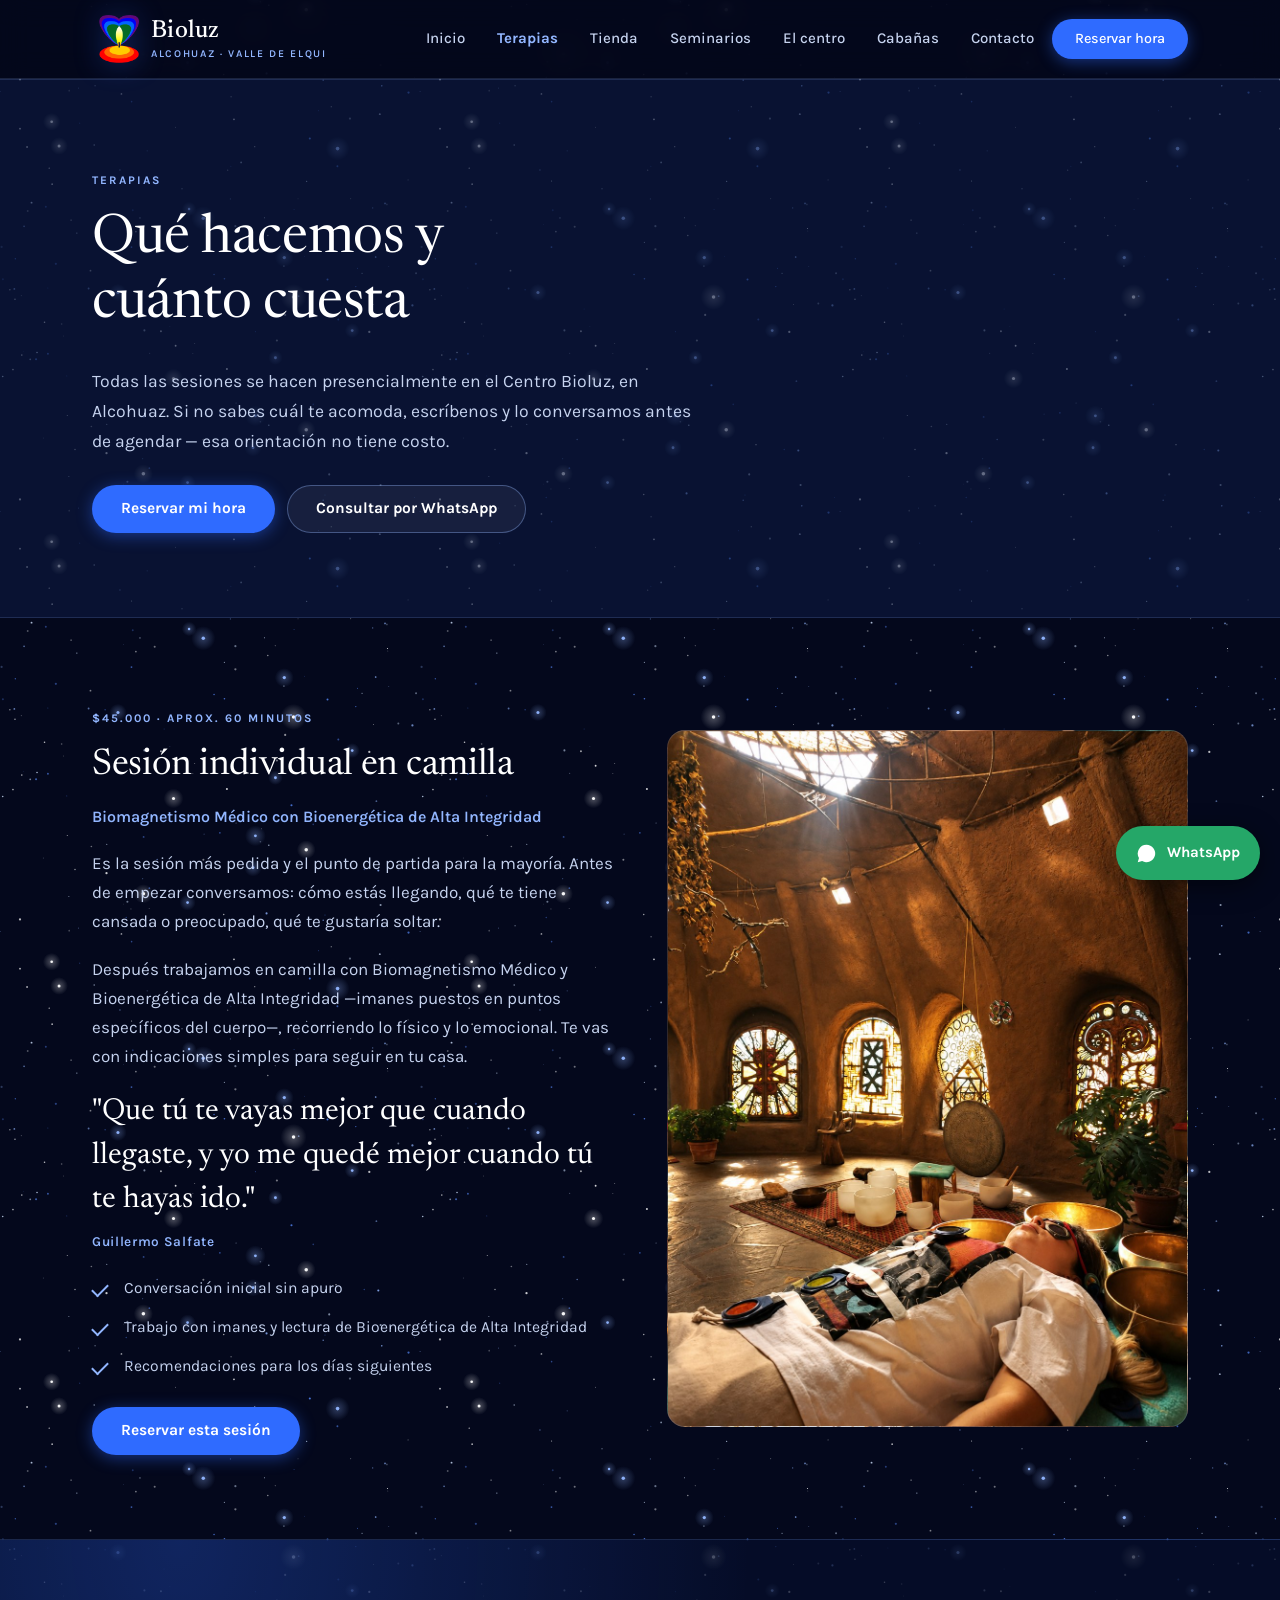
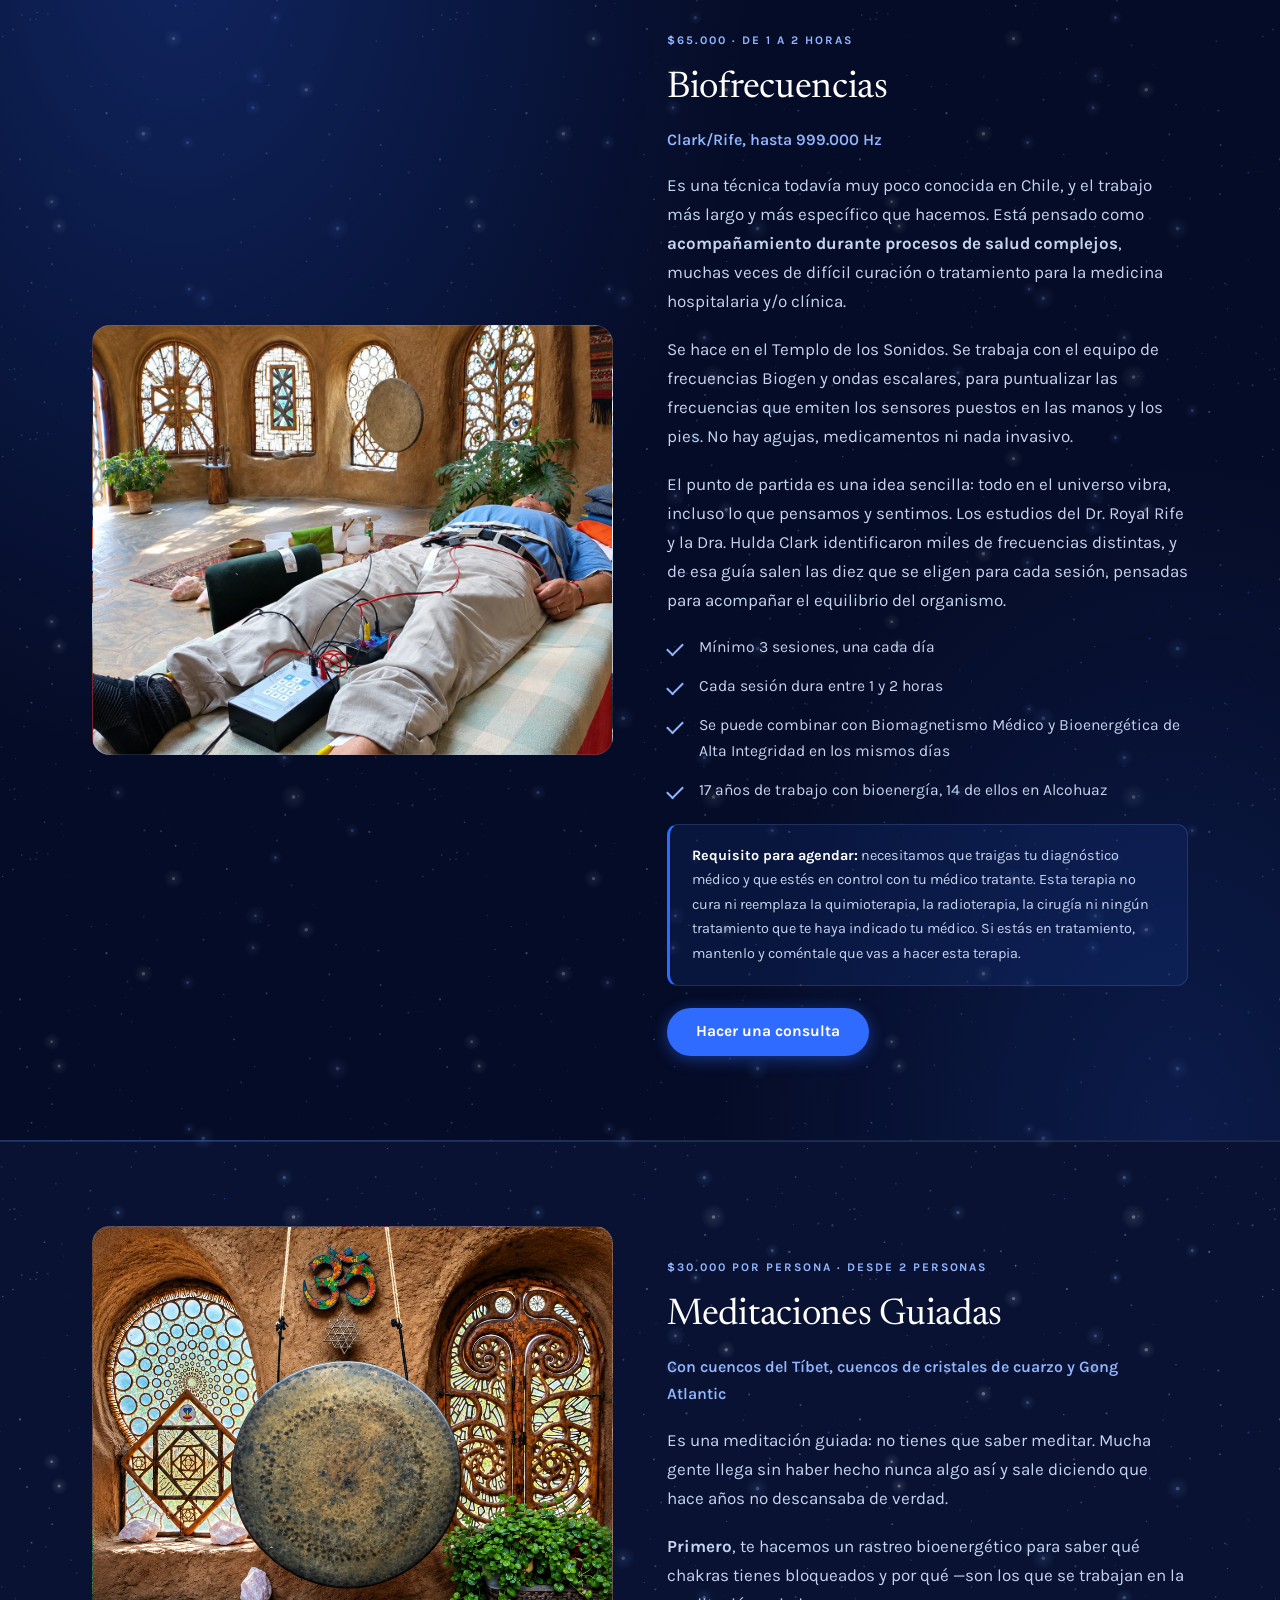
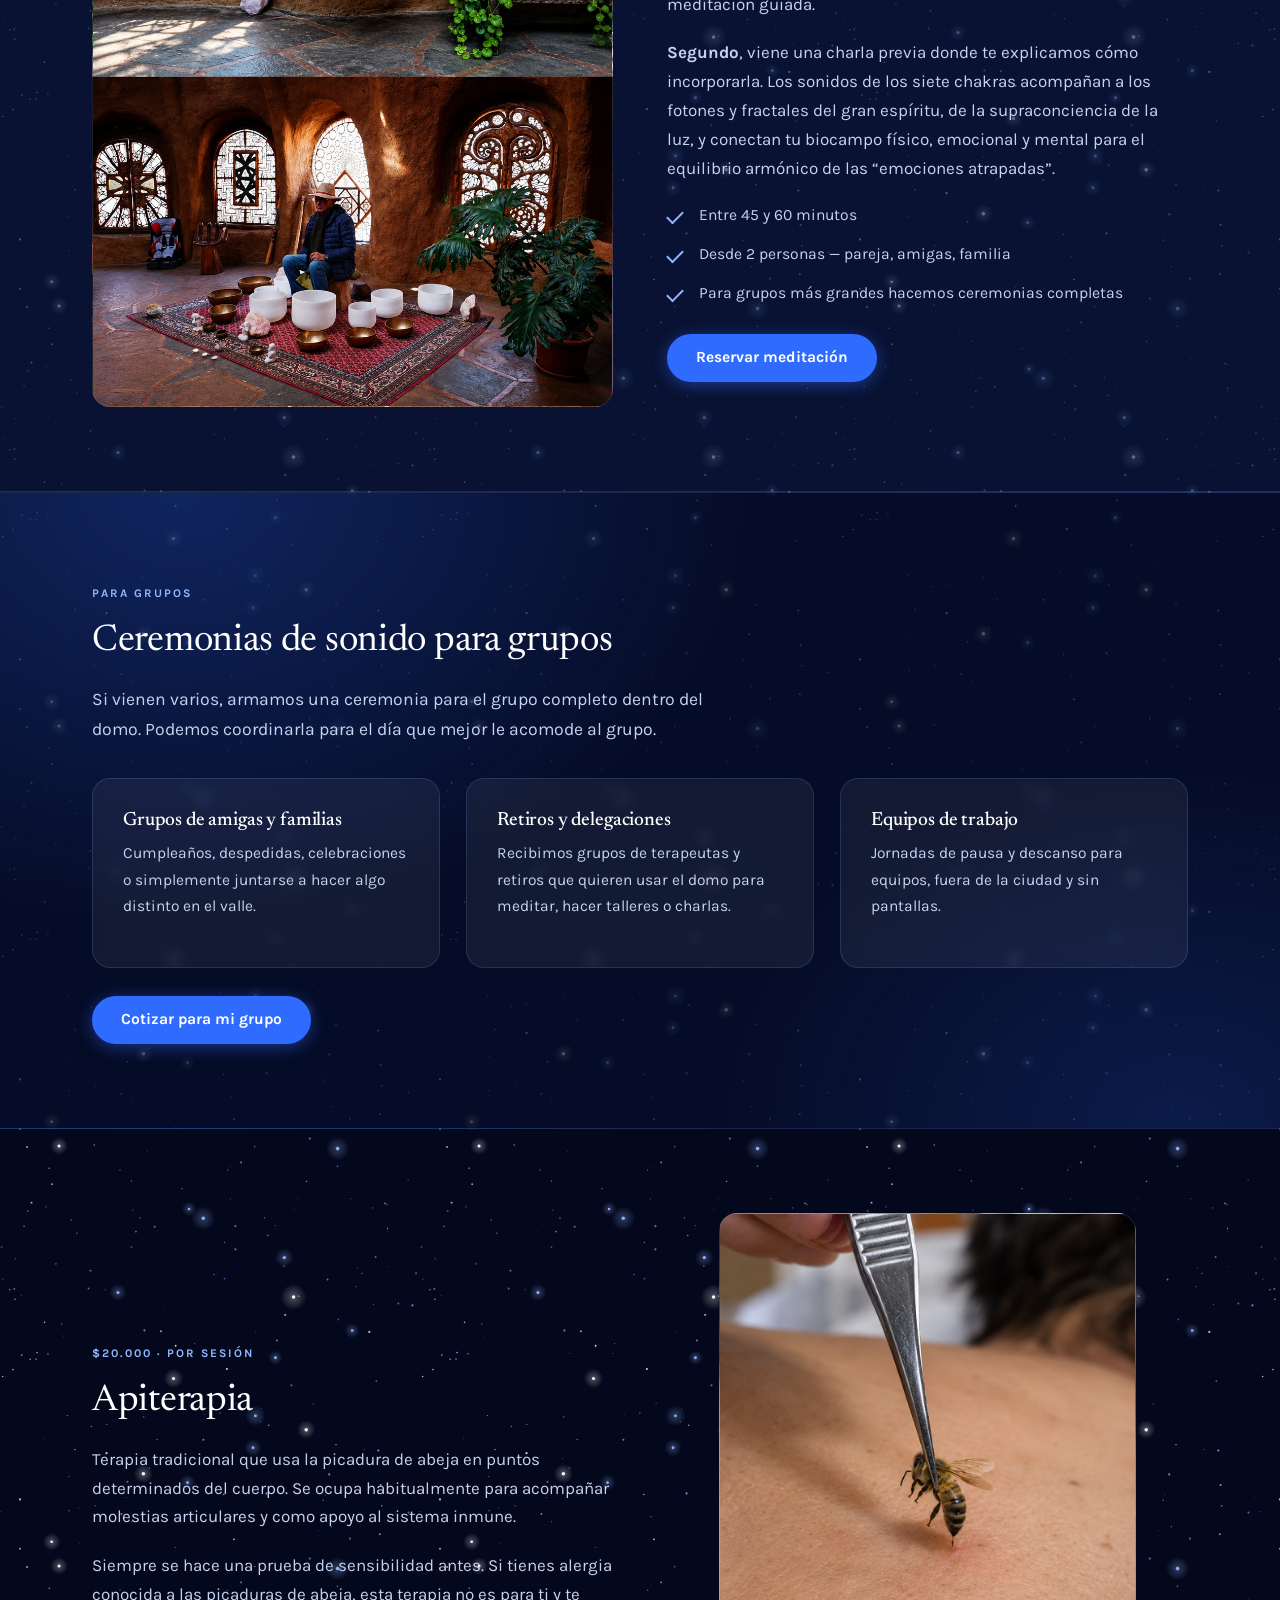
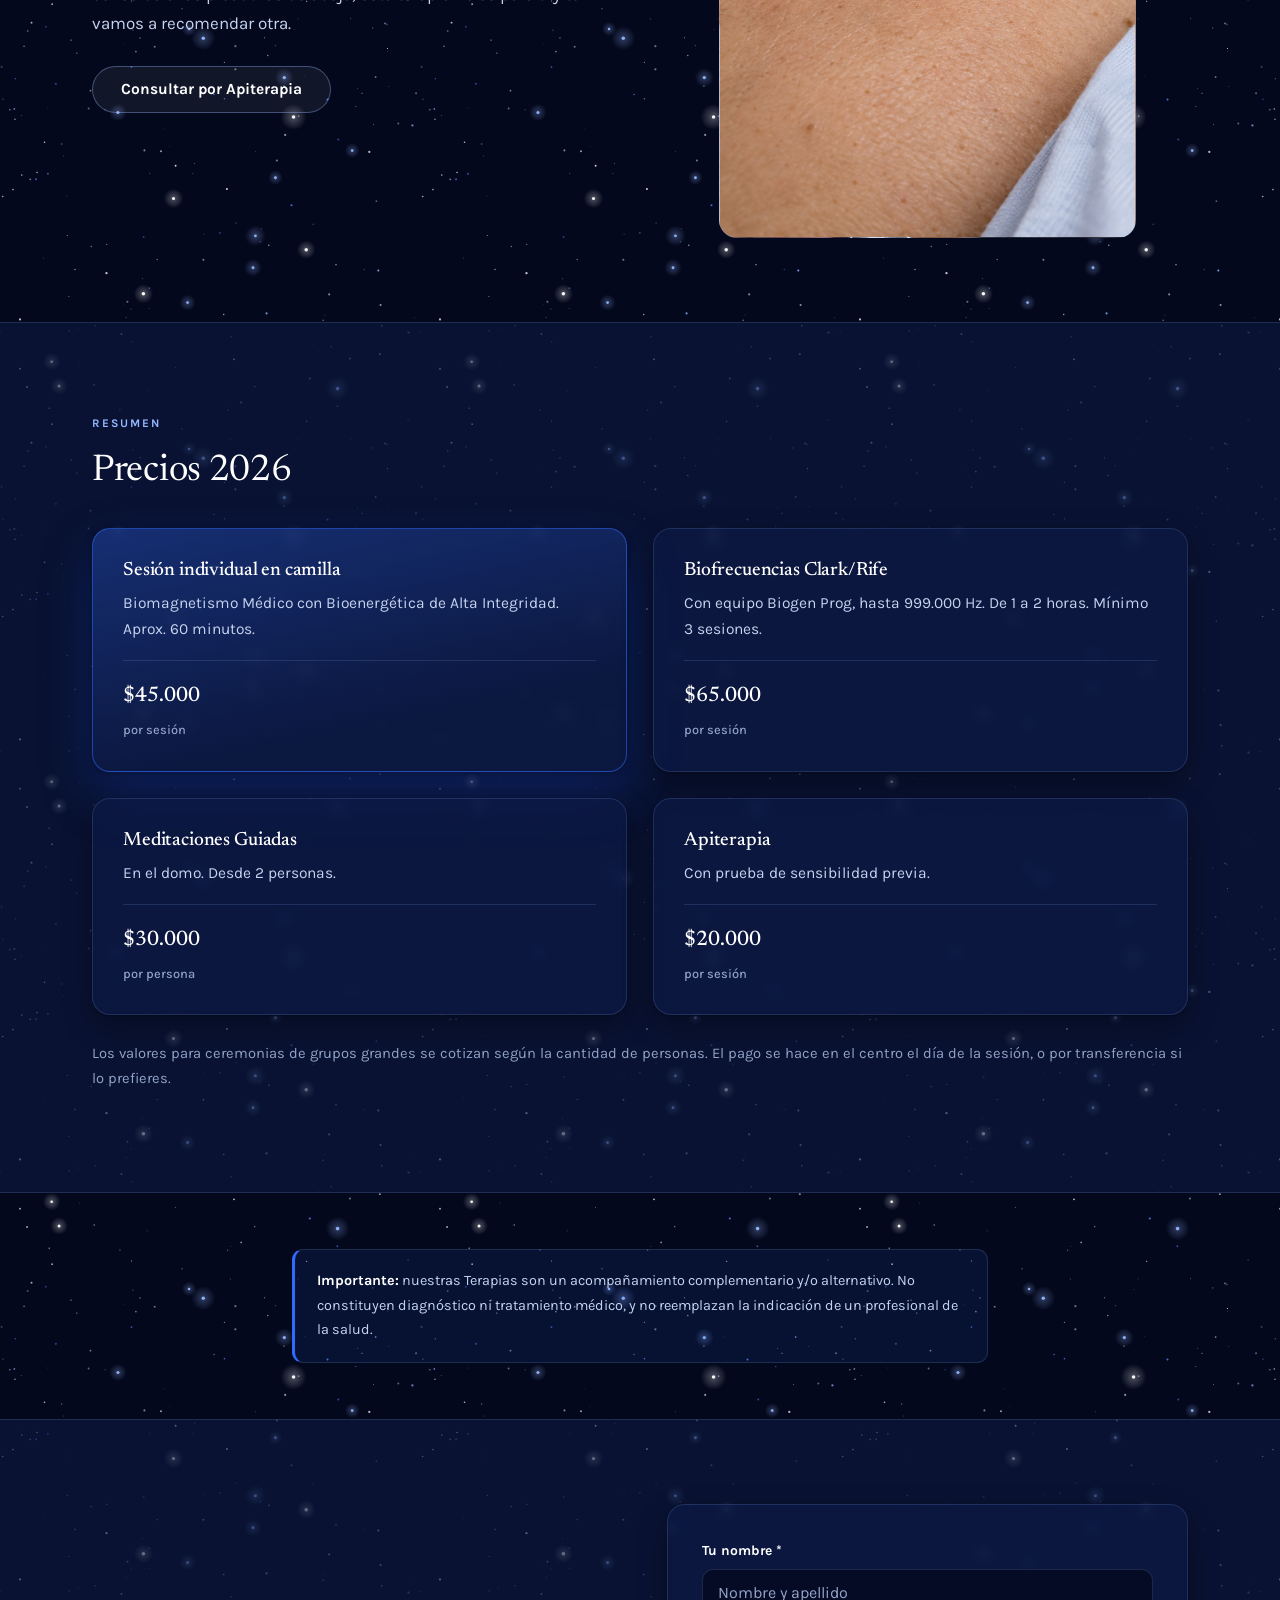
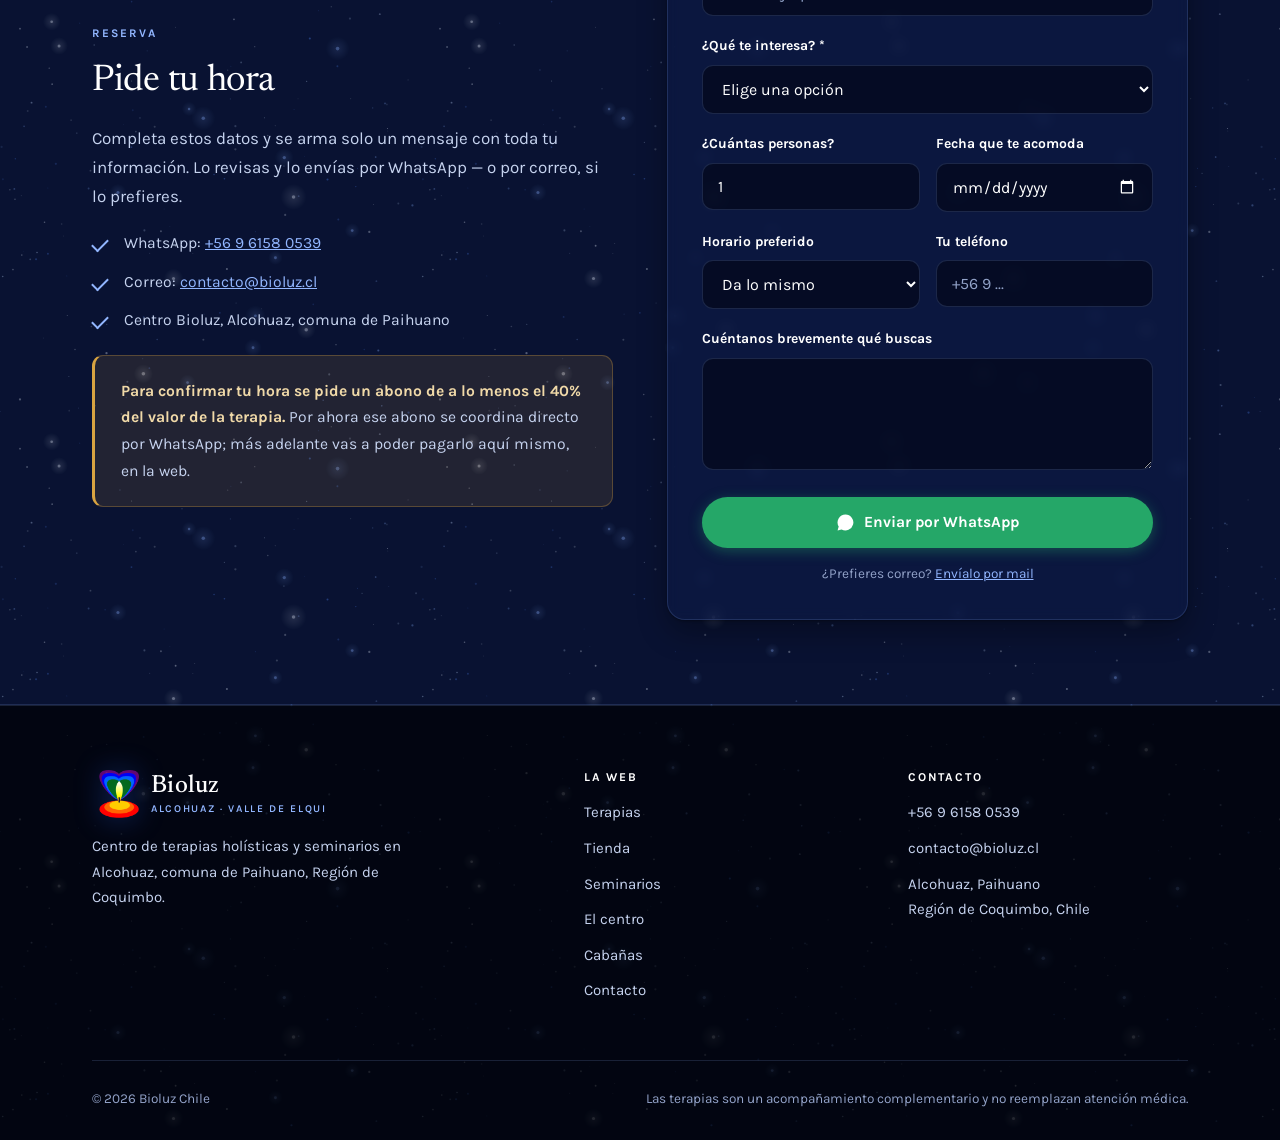
<file: terapias.html>
<!DOCTYPE html>
<html lang="es-CL">
<head>
<meta charset="utf-8">
<meta name="viewport" content="width=device-width, initial-scale=1">
<title>Terapias y precios — Bioluz Chile, Valle de Elqui</title>
<meta name="description" content="Biomagnetismo Médico con Bioenergética de Alta Integridad, Biofrecuencias Clark/Rife, Meditaciones Guiadas con cuencos del Tíbet y Apiterapia en Alcohuaz, Valle de Elqui. Precios, duración y cómo reservar.">
<link rel="preconnect" href="https://fonts.googleapis.com">
<link rel="preconnect" href="https://fonts.gstatic.com" crossorigin>
<link href="https://fonts.googleapis.com/css2?family=Karla:wght@400;500;600;700&family=Newsreader:opsz,wght@6..72,400;6..72,500&display=swap" rel="stylesheet">
<link rel="stylesheet" href="assets/css/estilos.css">
<link rel="icon" type="image/png" href="assets/img/favicon.png">
<link rel="apple-touch-icon" href="assets/img/logo-marca.png">
</head>
<body class="borrador">

<header class="cabecera">
  <div class="contenedor cabecera-interior">
    <a class="logo" href="index.html">
      <img class="logo-marca" src="assets/img/logo-marca.png" alt="" width="320" height="326">
      <span class="logo-texto">
        <span class="logo-nombre">Bioluz</span>
        <span class="logo-bajada">Alcohuaz · Valle de Elqui</span>
      </span>
    </a>
    <button class="boton-menu" aria-label="Abrir menú" aria-expanded="false">
      <svg viewBox="0 0 24 24" fill="none" stroke="currentColor" stroke-width="2" stroke-linecap="round">
        <path d="M3 6h18M3 12h18M3 18h18"/>
      </svg>
    </button>
    <nav class="nav">
      <a href="index.html">Inicio</a>
      <a href="terapias.html" class="activo">Terapias</a>
      <a href="tienda.html">Tienda</a>
      <a href="seminarios.html">Seminarios</a>
      <a href="centro.html">El centro</a>
      <a href="cabanas.html">Cabañas</a>
      <a href="contacto.html">Contacto</a>
      <a href="#reservar" class="btn btn-principal btn-cabecera">Reservar hora</a>
    </nav>
  </div>
</header>

<!-- ===================== ENCABEZADO ===================== -->
<section class="seccion seccion-crema">
  <div class="contenedor">
    <span class="etiqueta">Terapias</span>
    <h1 style="max-width:18ch">Qué hacemos y cuánto cuesta</h1>
    <p class="intro">
      Todas las sesiones se hacen presencialmente en el Centro Bioluz, en
      Alcohuaz. Si no sabes cuál te acomoda, escríbenos y lo conversamos
      antes de agendar — esa orientación no tiene costo.
    </p>
    <div class="grupo-botones">
      <a href="#reservar" class="btn btn-principal">Reservar mi hora</a>
      <a href="https://wa.me/56961580539?text=Hola%20Bioluz%2C%20quiero%20orientaci%C3%B3n%20sobre%20qu%C3%A9%20terapia%20me%20conviene." class="btn btn-secundario" target="_blank" rel="noopener">Consultar por WhatsApp</a>
    </div>
  </div>
</section>

<!-- ===================== 1. SESIÓN INDIVIDUAL ===================== -->
<section class="seccion">
  <div class="contenedor partido">
    <div class="partido-texto">
      <span class="etiqueta">$45.000 · aprox. 60 minutos</span>
      <h2>Sesión individual en camilla</h2>
      <p class="subtitulo">Biomagnetismo Médico con Bioenergética de Alta Integridad</p>
      <p>
        Es la sesión más pedida y el punto de partida para la mayoría. Antes
        de empezar conversamos: cómo estás llegando, qué te tiene cansada o
        preocupado, qué te gustaría soltar.
      </p>
      <p>
        Después trabajamos en camilla con Biomagnetismo Médico y Bioenergética de
        Alta Integridad —imanes puestos en puntos específicos del cuerpo—, recorriendo lo
        físico y lo emocional. Te vas con indicaciones simples para seguir
        en tu casa.
      </p>
      <p class="cita" style="margin:8px 0 26px; max-width:34ch">
        "Que tú te vayas mejor que cuando llegaste, y yo me quedé mejor
        cuando tú te hayas ido."
      </p>
      <p class="cita-autor" style="margin-top:-18px; margin-bottom:22px">Guillermo Salfate</p>
      <ul class="lista-visto">
        <li>Conversación inicial sin apuro</li>
        <li>Trabajo con imanes y lectura de Bioenergética de Alta Integridad</li>
        <li>Recomendaciones para los días siguientes</li>
      </ul>
      <div class="grupo-botones">
        <a href="#reservar" class="btn btn-principal">Reservar esta sesión</a>
      </div>
    </div>
    <div class="foto foto-camilla"></div>
  </div>
</section>

<!-- ===================== 2. BIOFRECUENCIAS ===================== -->
<section class="seccion seccion-noche" id="biofrecuencias">
  <div class="contenedor partido partido-invertido">
    <div class="foto foto-alta foto-biofrecuencias" data-foto="FOTO: el equipo Biogen Prog con los sensores puestos, o una sesión en curso en el Templo de los Sonidos. Horizontal, mínimo 1200 px."></div>
    <div class="partido-texto">
      <span class="etiqueta">$65.000 · de 1 a 2 horas</span>
      <h2>Biofrecuencias</h2>
      <p class="subtitulo">Clark/Rife, hasta 999.000 Hz</p>
      <p>
        Es una técnica todavía muy poco conocida en Chile, y el trabajo más
        largo y más específico que hacemos. Está pensado
        como <strong>acompañamiento durante procesos de salud complejos</strong>,
        muchas veces de difícil curación o tratamiento para la medicina
        hospitalaria y/o clínica.
      </p>
      <p>
        Se hace en el Templo de los Sonidos. Se trabaja con el equipo de
        frecuencias Biogen y ondas escalares, para puntualizar las
        frecuencias que emiten los sensores puestos en las manos y los pies.
        No hay agujas, medicamentos ni nada invasivo.
      </p>
      <p>
        El punto de partida es una idea sencilla: todo en el universo vibra,
        incluso lo que pensamos y sentimos. Los estudios del Dr. Royal Rife y
        la Dra. Hulda Clark identificaron miles de frecuencias distintas, y
        de esa guía salen las diez que se eligen para cada sesión, pensadas
        para acompañar el equilibrio del organismo.
      </p>
      <ul class="lista-visto">
        <li>Mínimo 3 sesiones, una cada día</li>
        <li>Cada sesión dura entre 1 y 2 horas</li>
        <li>Se puede combinar con Biomagnetismo Médico y Bioenergética de Alta Integridad en los mismos días</li>
        <li>17 años de trabajo con bioenergía, 14 de ellos en Alcohuaz</li>
      </ul>
      <p class="aviso-salud" style="margin-bottom:22px">
        <strong>Requisito para agendar:</strong> necesitamos que traigas tu
        diagnóstico médico y que estés en control con tu médico tratante.
        Esta terapia no cura ni reemplaza la quimioterapia, la radioterapia,
        la cirugía ni ningún tratamiento que te haya indicado tu médico.
        Si estás en tratamiento, mantenlo y coméntale que vas a hacer esta
        terapia.
      </p>
      <div class="grupo-botones" style="margin-top:0">
        <a href="#reservar" class="btn btn-principal">Hacer una consulta</a>
      </div>
    </div>
  </div>
</section>

<!-- ===================== 3. CUENCOS ===================== -->
<section class="seccion seccion-crema">
  <div class="contenedor partido partido-invertido">
    <div class="foto foto-cuencos-y-gong"></div>
    <div class="partido-texto">
      <span class="etiqueta">$30.000 por persona · desde 2 personas</span>
      <h2>Meditaciones Guiadas</h2>
      <p class="subtitulo">Con cuencos del Tíbet, cuencos de cristales de cuarzo y Gong Atlantic</p>
      <p>
        Es una meditación guiada: no tienes que saber meditar. Mucha gente
        llega sin haber hecho nunca algo así y sale diciendo que hace años
        no descansaba de verdad.
      </p>
      <p>
        <strong>Primero</strong>, te hacemos un rastreo bioenergético para
        saber qué chakras tienes bloqueados y por qué —son los que se
        trabajan en la meditación guiada.
      </p>
      <p>
        <strong>Segundo</strong>, viene una charla previa donde te explicamos
        cómo incorporarla. Los sonidos de los siete chakras acompañan a los
        fotones y fractales del gran espíritu, de la supraconciencia de la
        luz, y conectan tu biocampo físico, emocional y mental para el
        equilibrio armónico de las “emociones atrapadas”.
      </p>
      <ul class="lista-visto">
        <li>Entre 45 y 60 minutos</li>
        <li>Desde 2 personas — pareja, amigas, familia</li>
        <li>Para grupos más grandes hacemos ceremonias completas</li>
      </ul>
      <div class="grupo-botones">
        <a href="#reservar" class="btn btn-principal">Reservar meditación</a>
      </div>
    </div>
  </div>
</section>

<!-- ===================== 4. GRUPOS ===================== -->
<section class="seccion seccion-noche">
  <div class="contenedor">
    <span class="etiqueta">Para grupos</span>
    <h2>Ceremonias de sonido para grupos</h2>
    <p class="intro" style="margin-bottom:34px">
      Si vienen varios, armamos una ceremonia para el grupo completo dentro
      del domo. Podemos coordinarla para el día que mejor le acomode al
      grupo.
    </p>
    <div class="rejilla rejilla-3">
      <div class="tarjeta tarjeta-oscura">
        <h3>Grupos de amigas y familias</h3>
        <p>
          Cumpleaños, despedidas, celebraciones o simplemente juntarse a
          hacer algo distinto en el valle.
        </p>
      </div>
      <div class="tarjeta tarjeta-oscura">
        <h3>Retiros y delegaciones</h3>
        <p>
          Recibimos grupos de terapeutas y retiros que quieren usar el domo
          para meditar, hacer talleres o charlas.
        </p>
      </div>
      <div class="tarjeta tarjeta-oscura">
        <h3>Equipos de trabajo</h3>
        <p>
          Jornadas de pausa y descanso para equipos, fuera de la ciudad y
          sin pantallas.
        </p>
      </div>
    </div>
    <div class="grupo-botones">
      <a href="#reservar" class="btn btn-principal">Cotizar para mi grupo</a>
    </div>
  </div>
</section>

<!-- ===================== 5. APITERAPIA ===================== -->
<section class="seccion">
  <div class="contenedor partido">
    <div class="partido-texto">
      <span class="etiqueta">$20.000 · por sesión</span>
      <h2>Apiterapia</h2>
      <p>
        Terapia tradicional que usa la picadura de abeja en puntos
        determinados del cuerpo. Se ocupa habitualmente para acompañar
        molestias articulares y como apoyo al sistema inmune.
      </p>
      <p>
        Siempre se hace una prueba de sensibilidad antes. Si tienes alergia
        conocida a las picaduras de abeja, esta terapia no es para ti y te
        vamos a recomendar otra.
      </p>
      <div class="grupo-botones">
        <a href="#reservar" class="btn btn-secundario">Consultar por Apiterapia</a>
      </div>
    </div>
    <div class="foto foto-apiterapia"></div>
  </div>
</section>

<!-- ===================== TABLA DE PRECIOS ===================== -->
<section class="seccion seccion-crema">
  <div class="contenedor">
    <span class="etiqueta">Resumen</span>
    <h2 style="margin-bottom:34px">Precios 2026</h2>
    <div class="rejilla rejilla-2">
      <article class="tarjeta tarjeta-destacada">
        <h3>Sesión individual en camilla</h3>
        <p>Biomagnetismo Médico con Bioenergética de Alta Integridad. Aprox. 60 minutos.</p>
        <div class="precio">$45.000<span>por sesión</span></div>
      </article>
      <article class="tarjeta">
        <h3>Biofrecuencias Clark/Rife</h3>
        <p>Con equipo Biogen Prog, hasta 999.000 Hz. De 1 a 2 horas. Mínimo 3 sesiones.</p>
        <div class="precio">$65.000<span>por sesión</span></div>
      </article>
      <article class="tarjeta">
        <h3>Meditaciones Guiadas</h3>
        <p>En el domo. Desde 2 personas.</p>
        <div class="precio">$30.000<span>por persona</span></div>
      </article>
      <article class="tarjeta">
        <h3>Apiterapia</h3>
        <p>Con prueba de sensibilidad previa.</p>
        <div class="precio">$20.000<span>por sesión</span></div>
      </article>
    </div>
    <p style="margin-top:26px; font-size:.92rem; color:var(--texto-tenue)">
      Los valores para ceremonias de grupos grandes se cotizan según la
      cantidad de personas. El pago se hace en el centro el día de la sesión,
      o por transferencia si lo prefieres.
    </p>
  </div>
</section>

<!-- ===================== AVISO ===================== -->
<section class="seccion-compacta">
  <div class="contenedor-angosto">
    <p class="aviso-salud">
      <strong>Importante:</strong> nuestras Terapias son un acompañamiento
      complementario y/o alternativo. No constituyen diagnóstico ni
      tratamiento médico, y no reemplazan la indicación de un profesional
      de la salud.
    </p>
  </div>
</section>

<!-- ===================== RESERVA ===================== -->
<section class="seccion seccion-crema" id="reservar">
  <div class="contenedor partido">
    <div class="partido-texto">
      <span class="etiqueta">Reserva</span>
      <h2>Pide tu hora</h2>
      <p>
        Completa estos datos y se arma solo un mensaje con toda tu
        información. Lo revisas y lo envías por WhatsApp — o por correo, si
        lo prefieres.
      </p>
      <ul class="lista-visto">
        <li>WhatsApp: <a href="https://wa.me/56961580539">+56 9 6158 0539</a></li>
        <li>Correo: <a href="mailto:contacto@bioluz.cl">contacto@bioluz.cl</a></li>
        <li>Centro Bioluz, Alcohuaz, comuna de Paihuano</li>
      </ul>
      <div class="aviso-atencion">
        <p>
          <strong>Para confirmar tu hora se pide un abono de a lo menos el
          40% del valor de la terapia.</strong> Por ahora ese abono se
          coordina directo por WhatsApp; más adelante vas a poder pagarlo
          aquí mismo, en la web.
        </p>
      </div>
    </div>

    <form class="formulario" id="form-reserva" novalidate>
      <div class="campo">
        <label for="nombre">Tu nombre *</label>
        <input type="text" id="nombre" name="nombre" placeholder="Nombre y apellido" required>
      </div>
      <div class="campo">
        <label for="terapia">¿Qué te interesa? *</label>
        <select id="terapia" name="terapia" required>
          <option value="">Elige una opción</option>
          <option>Sesión individual en camilla ($45.000)</option>
          <option>Biofrecuencias Clark/Rife ($65.000)</option>
          <option>Meditaciones Guiadas ($30.000 por persona)</option>
          <option>Ceremonia de cuencos para un grupo</option>
          <option>Apiterapia ($20.000)</option>
          <option>Seminario / diplomado</option>
          <option>Todavía no sé, quiero orientación</option>
        </select>
      </div>
      <div class="fila-campos">
        <div class="campo">
          <label for="personas">¿Cuántas personas?</label>
          <input type="number" id="personas" name="personas" min="1" value="1">
        </div>
        <div class="campo">
          <label for="fecha">Fecha que te acomoda</label>
          <input type="date" id="fecha" name="fecha">
        </div>
      </div>
      <div class="fila-campos">
        <div class="campo">
          <label for="horario">Horario preferido</label>
          <select id="horario" name="horario">
            <option value="">Da lo mismo</option>
            <option>En la mañana</option>
            <option>En la tarde</option>
          </select>
        </div>
        <div class="campo">
          <label for="telefono">Tu teléfono</label>
          <input type="tel" id="telefono" name="telefono" placeholder="+56 9 ...">
        </div>
      </div>
      <div class="campo">
        <label for="mensaje">Cuéntanos brevemente qué buscas</label>
        <textarea id="mensaje" name="mensaje"></textarea>
      </div>
      <button type="submit" class="btn btn-wsp btn-ancho">
        <svg viewBox="0 0 24 24" fill="currentColor" style="width:19px;height:19px">
          <path d="M17.5 14.4c-.3-.2-1.7-.9-2-1-.3-.1-.5-.2-.7.1-.2.3-.8 1-.9 1.2-.2.2-.3.2-.6.1-.3-.2-1.2-.5-2.3-1.4-.9-.8-1.4-1.7-1.6-2-.2-.3 0-.5.1-.6l.5-.5c.1-.2.2-.3.3-.5 0-.2 0-.4 0-.5 0-.2-.7-1.6-.9-2.2-.2-.6-.5-.5-.7-.5h-.6c-.2 0-.5.1-.8.4-.3.3-1 1-1 2.5s1.1 2.9 1.2 3.1c.2.2 2.1 3.2 5.1 4.5.7.3 1.3.5 1.7.6.7.2 1.4.2 1.9.1.6-.1 1.7-.7 2-1.4.2-.7.2-1.2.2-1.4-.1-.1-.3-.2-.6-.3M12 2a10 10 0 0 0-8.6 15.1L2 22l5-1.3A10 10 0 1 0 12 2"/>
        </svg>
        Enviar por WhatsApp
      </button>
      <p class="aviso-formulario">
        ¿Prefieres correo? <a href="#" id="reserva-por-correo">Envíalo por mail</a>
      </p>
    </form>
  </div>
</section>

<footer class="pie">
  <div class="contenedor">
    <div class="pie-rejilla">
      <div>
        <a class="logo logo-pie" href="index.html">
          <img class="logo-marca" src="assets/img/logo-marca.png" alt="" width="320" height="326">
          <span class="logo-texto">
            <span class="logo-nombre">Bioluz</span>
            <span class="logo-bajada">Alcohuaz · Valle de Elqui</span>
          </span>
        </a>
        <p style="max-width:36ch">
          Centro de terapias holísticas y seminarios en Alcohuaz, comuna de
          Paihuano, Región de Coquimbo.
        </p>
      </div>
      <div>
        <h4>La web</h4>
        <ul>
          <li><a href="terapias.html">Terapias</a></li>
          <li><a href="tienda.html">Tienda</a></li>
          <li><a href="seminarios.html">Seminarios</a></li>
          <li><a href="centro.html">El centro</a></li>
          <li><a href="cabanas.html">Cabañas</a></li>
          <li><a href="contacto.html">Contacto</a></li>
        </ul>
      </div>
      <div>
        <h4>Contacto</h4>
        <ul>
          <li><a href="https://wa.me/56961580539">+56 9 6158 0539</a></li>
          <li><a href="mailto:contacto@bioluz.cl">contacto@bioluz.cl</a></li>
          <li>Alcohuaz, Paihuano<br>Región de Coquimbo, Chile</li>
        </ul>
      </div>
    </div>
    <div class="pie-abajo">
      <span>© 2026 Bioluz Chile</span>
      <span>Las terapias son un acompañamiento complementario y no reemplazan atención médica.</span>
    </div>
  </div>
</footer>

<a class="wsp-flotante" href="https://wa.me/56961580539?text=Hola%20Bioluz%2C%20quiero%20consultar%20por%20una%20hora." target="_blank" rel="noopener">
  <svg viewBox="0 0 24 24">
    <path d="M17.5 14.4c-.3-.2-1.7-.9-2-1-.3-.1-.5-.2-.7.1-.2.3-.8 1-.9 1.2-.2.2-.3.2-.6.1-.3-.2-1.2-.5-2.3-1.4-.9-.8-1.4-1.7-1.6-2-.2-.3 0-.5.1-.6l.5-.5c.1-.2.2-.3.3-.5 0-.2 0-.4 0-.5 0-.2-.7-1.6-.9-2.2-.2-.6-.5-.5-.7-.5h-.6c-.2 0-.5.1-.8.4-.3.3-1 1-1 2.5s1.1 2.9 1.2 3.1c.2.2 2.1 3.2 5.1 4.5.7.3 1.3.5 1.7.6.7.2 1.4.2 1.9.1.6-.1 1.7-.7 2-1.4.2-.7.2-1.2.2-1.4-.1-.1-.3-.2-.6-.3M12 2a10 10 0 0 0-8.6 15.1L2 22l5-1.3A10 10 0 1 0 12 2"/>
  </svg>
  WhatsApp
</a>

<script src="assets/js/main.js"></script>
</body>
</html>
</file>
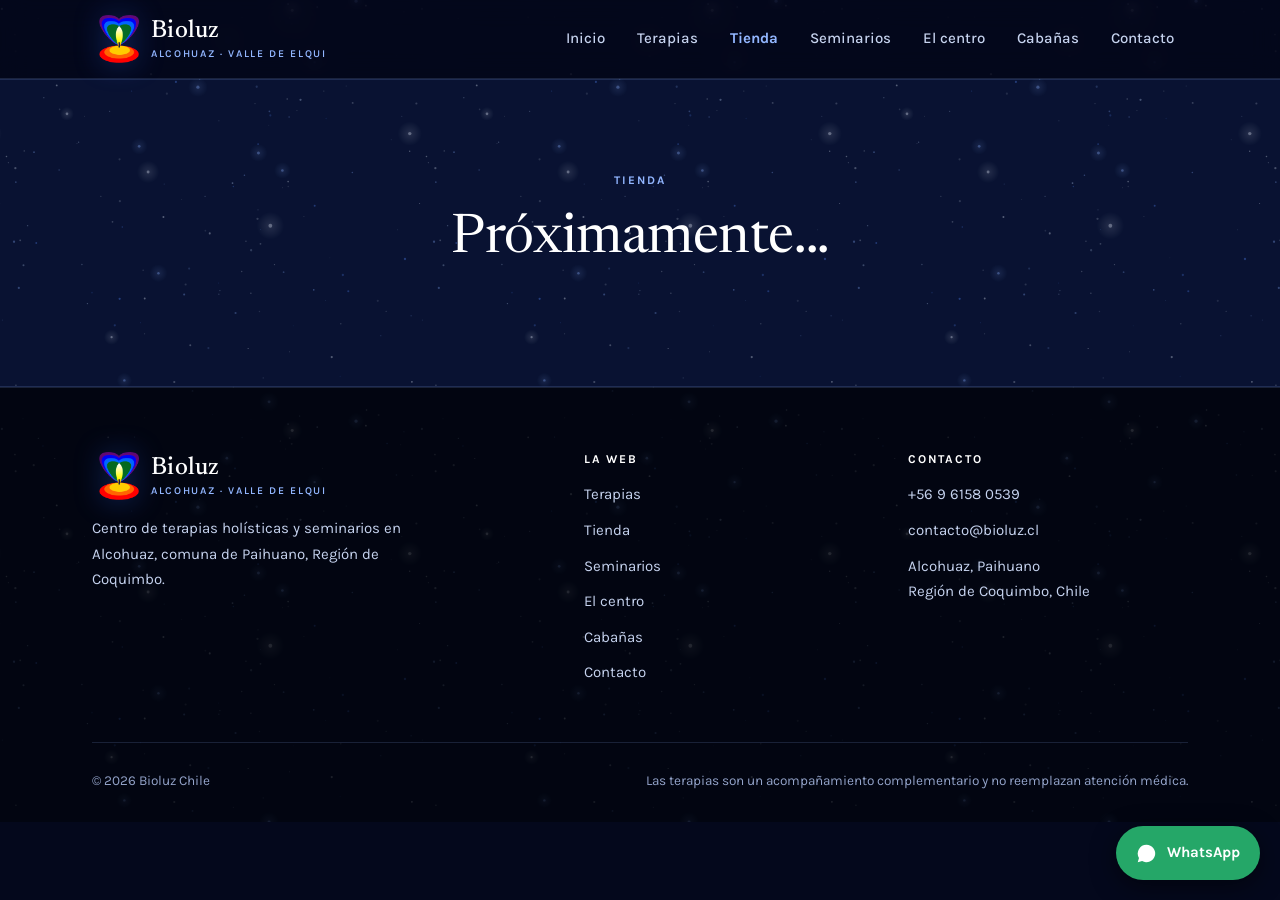
<file: tienda.html>
<!DOCTYPE html>
<html lang="es-CL">
<head>
<meta charset="utf-8">
<meta name="viewport" content="width=device-width, initial-scale=1">
<title>Tienda — Bioluz Chile, Alcohuaz</title>
<meta name="description" content="Muy pronto: la tienda del Centro Bioluz en Alcohuaz, Valle de Elqui.">
<link rel="preconnect" href="https://fonts.googleapis.com">
<link rel="preconnect" href="https://fonts.gstatic.com" crossorigin>
<link href="https://fonts.googleapis.com/css2?family=Karla:wght@400;500;600;700&family=Newsreader:opsz,wght@6..72,400;6..72,500&display=swap" rel="stylesheet">
<link rel="stylesheet" href="assets/css/estilos.css">
<link rel="icon" type="image/png" href="assets/img/favicon.png">
<link rel="apple-touch-icon" href="assets/img/logo-marca.png">
</head>
<body class="borrador">

<header class="cabecera">
  <div class="contenedor cabecera-interior">
    <a class="logo" href="index.html">
      <img class="logo-marca" src="assets/img/logo-marca.png" alt="" width="320" height="326">
      <span class="logo-texto">
        <span class="logo-nombre">Bioluz</span>
        <span class="logo-bajada">Alcohuaz · Valle de Elqui</span>
      </span>
    </a>
    <button class="boton-menu" aria-label="Abrir menú" aria-expanded="false">
      <svg viewBox="0 0 24 24" fill="none" stroke="currentColor" stroke-width="2" stroke-linecap="round">
        <path d="M3 6h18M3 12h18M3 18h18"/>
      </svg>
    </button>
    <nav class="nav">
      <a href="index.html">Inicio</a>
      <a href="terapias.html">Terapias</a>
      <a href="tienda.html" class="activo">Tienda</a>
      <a href="seminarios.html">Seminarios</a>
      <a href="centro.html">El centro</a>
      <a href="cabanas.html">Cabañas</a>
      <a href="contacto.html">Contacto</a>
    </nav>
  </div>
</header>

<!-- ===================== PRÓXIMAMENTE ===================== -->
<section class="seccion seccion-crema" style="text-align:center">
  <div class="contenedor-angosto">
    <span class="etiqueta">Tienda</span>
    <h1>Próximamente...</h1>
  </div>
</section>

<footer class="pie">
  <div class="contenedor">
    <div class="pie-rejilla">
      <div>
        <a class="logo logo-pie" href="index.html">
          <img class="logo-marca" src="assets/img/logo-marca.png" alt="" width="320" height="326">
          <span class="logo-texto">
            <span class="logo-nombre">Bioluz</span>
            <span class="logo-bajada">Alcohuaz · Valle de Elqui</span>
          </span>
        </a>
        <p style="max-width:36ch">
          Centro de terapias holísticas y seminarios en Alcohuaz, comuna de
          Paihuano, Región de Coquimbo.
        </p>
      </div>
      <div>
        <h4>La web</h4>
        <ul>
          <li><a href="terapias.html">Terapias</a></li>
          <li><a href="tienda.html">Tienda</a></li>
          <li><a href="seminarios.html">Seminarios</a></li>
          <li><a href="centro.html">El centro</a></li>
          <li><a href="cabanas.html">Cabañas</a></li>
          <li><a href="contacto.html">Contacto</a></li>
        </ul>
      </div>
      <div>
        <h4>Contacto</h4>
        <ul>
          <li><a href="https://wa.me/56961580539">+56 9 6158 0539</a></li>
          <li><a href="mailto:contacto@bioluz.cl">contacto@bioluz.cl</a></li>
          <li>Alcohuaz, Paihuano<br>Región de Coquimbo, Chile</li>
        </ul>
      </div>
    </div>
    <div class="pie-abajo">
      <span>© 2026 Bioluz Chile</span>
      <span>Las terapias son un acompañamiento complementario y no reemplazan atención médica.</span>
    </div>
  </div>
</footer>

<a class="wsp-flotante" href="https://wa.me/56961580539?text=Hola%20Bioluz%2C%20quiero%20consultar%20por%20un%20producto." target="_blank" rel="noopener">
  <svg viewBox="0 0 24 24">
    <path d="M17.5 14.4c-.3-.2-1.7-.9-2-1-.3-.1-.5-.2-.7.1-.2.3-.8 1-.9 1.2-.2.2-.3.2-.6.1-.3-.2-1.2-.5-2.3-1.4-.9-.8-1.4-1.7-1.6-2-.2-.3 0-.5.1-.6l.5-.5c.1-.2.2-.3.3-.5 0-.2 0-.4 0-.5 0-.2-.7-1.6-.9-2.2-.2-.6-.5-.5-.7-.5h-.6c-.2 0-.5.1-.8.4-.3.3-1 1-1 2.5s1.1 2.9 1.2 3.1c.2.2 2.1 3.2 5.1 4.5.7.3 1.3.5 1.7.6.7.2 1.4.2 1.9.1.6-.1 1.7-.7 2-1.4.2-.7.2-1.2.2-1.4-.1-.1-.3-.2-.6-.3M12 2a10 10 0 0 0-8.6 15.1L2 22l5-1.3A10 10 0 1 0 12 2"/>
  </svg>
  WhatsApp
</a>

<script src="assets/js/main.js"></script>
</body>
</html>
</file>
<file: assets/css/estilos.css>
/* ============================================================
   BIOLUZ CHILE — hoja de estilos principal

   Paleta: cielo nocturno del Valle de Elqui.
   · Espacio — azul casi negro, el fondo de todo
   · Panel   — azul profundo translúcido, donde va el contenido
   · Azul    — el azul eléctrico, solo donde importa
   · Ámbar   — para los avisos, para que no se confundan
   · Letras  — blancas

   Las estrellas del fondo las dibuja assets/js/main.js y las
   entrega en la variable --estrellas. Si el navegador no ejecuta
   ese archivo, queda el azul liso y todo se sigue leyendo igual.
   ============================================================ */

:root{
  /* Fondos */
  --espacio:    #04081C;
  --espacio-2:  #070F2A;
  --panel:      rgba(12,25,64,.62);
  --panel-solido:#0B1638;
  --superficie: rgba(13,27,70,.66);

  /* Texto */
  --tinta:      #FFFFFF;
  --texto:      #C6D3EF;
  --texto-tenue:#93A3C9;

  /* Azul eléctrico: el acento */
  --azul:       #2F6BFF;
  --azul-hover: #1D53DC;
  --azul-claro: #92B6FF;
  --azul-tenue: rgba(47,107,255,.16);

  /* Ámbar: avisos */
  --ambar:      #D9A441;
  --ambar-tenue:rgba(217,164,65,.12);

  --borde:      rgba(146,182,255,.16);
  --borde-vivo: rgba(146,182,255,.36);

  --sombra:      0 1px 3px rgba(0,0,0,.35), 0 12px 30px rgba(0,0,0,.32);
  --sombra-alta: 0 2px 8px rgba(0,0,0,.4), 0 24px 54px rgba(6,20,70,.55);

  --radio:      18px;
  --radio-sm:   11px;
  --ancho:      1140px;
  --serif: 'Newsreader', 'Iowan Old Style', Georgia, 'Times New Roman', serif;
  --sans:  'Karla', -apple-system, BlinkMacSystemFont, 'Segoe UI', Roboto, Helvetica, Arial, sans-serif;
}

*,*::before,*::after{ box-sizing:border-box; }

/* Lo que se marca como oculto se oculta, aunque la clase diga otra cosa */
[hidden]{ display:none !important; }

html{ scroll-behavior:smooth; background:var(--espacio); color-scheme:dark; }

body{
  margin:0;
  font-family:var(--sans);
  font-size:17px;
  line-height:1.7;
  color:var(--texto);
  background-color:var(--espacio);
  background-image:var(--estrellas, none);
  background-repeat:repeat;
  background-size:420px 420px;
  -webkit-font-smoothing:antialiased;
}

img{ max-width:100%; display:block; }

h1,h2,h3,h4{
  font-family:var(--serif);
  font-weight:400;
  line-height:1.2;
  letter-spacing:-.008em;
  margin:0 0 .55em;
  color:var(--tinta);
  text-wrap:balance;
}
h1{ font-size:clamp(2.1rem, 5.2vw, 3.4rem); }
h2{ font-size:clamp(1.6rem, 3.4vw, 2.3rem); }
h3{ font-size:1.2rem; font-weight:500; color:var(--tinta); }
p{ margin:0 0 1.15em; }
a{ color:var(--azul-claro); }
:focus-visible{ outline:2.5px solid var(--azul-claro); outline-offset:3px; border-radius:5px; }

.contenedor{ width:100%; max-width:var(--ancho); margin:0 auto; padding:0 22px; }
.contenedor-angosto{ width:100%; max-width:740px; margin:0 auto; padding:0 22px; }

.seccion{ padding:84px 0; position:relative; }
.seccion-compacta{ padding:56px 0; position:relative; }

/* Banda con panel: el cielo se atenúa para que el texto descanse */
.seccion-crema{
  background:var(--panel);
  border-top:1px solid var(--borde);
  border-bottom:1px solid var(--borde);
}

/* Banda destacada: aquí sí aparece el azul eléctrico */
.seccion-noche{
  background:
    radial-gradient(72% 110% at 14% 0%, rgba(47,107,255,.26) 0%, rgba(47,107,255,0) 62%),
    radial-gradient(60% 95% at 92% 100%, rgba(47,107,255,.16) 0%, rgba(47,107,255,0) 60%),
    rgba(6,14,44,.72);
  border-top:1px solid var(--borde);
  border-bottom:1px solid var(--borde);
}

.intro{ font-size:1.1rem; color:var(--texto); max-width:62ch; }

/* Bajada de un título: el nombre técnico o el detalle que va debajo del h2 */
.subtitulo{
  font-family:var(--sans); font-size:1rem; font-weight:600;
  color:var(--azul-claro); max-width:48ch;
  margin:-.35em 0 1.15em;
}

.etiqueta{
  display:inline-block; font-family:var(--sans); font-size:.73rem; font-weight:700;
  letter-spacing:.17em; text-transform:uppercase; color:var(--azul-claro);
  margin-bottom:16px;
}

/* ---------- Botones ---------- */
.btn{
  display:inline-flex; align-items:center; justify-content:center; gap:9px;
  padding:15px 28px; border-radius:100px; border:1.5px solid transparent;
  font-family:var(--sans); font-size:.97rem; font-weight:700; text-decoration:none;
  cursor:pointer; transition:transform .16s ease, box-shadow .22s ease, background .2s ease, border-color .2s ease;
  line-height:1;
}
.btn:hover{ transform:translateY(-2px); }
.btn-principal{ background:var(--azul); color:#fff; box-shadow:0 3px 16px rgba(47,107,255,.45); }
.btn-principal:hover{ background:var(--azul-hover); box-shadow:0 8px 26px rgba(47,107,255,.55); }
.btn-secundario{ background:rgba(255,255,255,.06); color:var(--tinta); border-color:var(--borde-vivo); }
.btn-secundario:hover{ border-color:var(--azul-claro); background:var(--azul-tenue); }
.btn-claro{ background:#fff; color:var(--espacio); }
.btn-borde-claro{ background:transparent; color:#fff; border-color:rgba(255,255,255,.45); }
.btn-borde-claro:hover{ background:rgba(255,255,255,.12); }
.btn-wsp{ background:#25A768; color:#fff; box-shadow:0 3px 14px rgba(37,167,104,.4); }
.btn-wsp:hover{ background:#1E8C57; }
.btn-ancho{ width:100%; }
.grupo-botones{ display:flex; flex-wrap:wrap; gap:12px; margin-top:28px; }

/* ---------- Cabecera ---------- */
.cabecera{
  position:sticky; top:0; z-index:60;
  background:rgba(4,8,28,.82); backdrop-filter:blur(14px);
  border-bottom:1px solid var(--borde);
}
.cabecera-interior{
  display:flex; align-items:center; justify-content:space-between;
  gap:20px; height:78px;
}
.logo{ display:flex; align-items:center; gap:12px; text-decoration:none; line-height:1.1; }
.logo-marca{
  width:auto; height:48px; display:block; flex:none;
  filter:drop-shadow(0 0 14px rgba(47,107,255,.35));
  transition:transform .2s ease;
}
.logo:hover .logo-marca{ transform:scale(1.06); }
.logo-texto{ display:flex; flex-direction:column; }
.logo-pie{ margin-bottom:16px; }
.logo-nombre{
  font-family:var(--serif); font-size:1.55rem; font-weight:500;
  letter-spacing:.01em; color:var(--tinta);
}
.logo-bajada{
  font-size:.65rem; letter-spacing:.16em; text-transform:uppercase;
  color:var(--azul-claro); margin-top:3px; font-weight:600;
}
.nav{ display:flex; align-items:center; gap:4px; }
.nav a{
  padding:9px 14px; border-radius:100px; text-decoration:none;
  color:var(--texto); font-size:.94rem; font-weight:500;
  transition:background .18s ease, color .18s ease;
}
.nav a:hover{ background:var(--azul-tenue); color:var(--tinta); }
.nav a.activo{ color:var(--azul-claro); font-weight:700; }
.nav a.btn{ color:#fff; }
.cabecera .btn{ padding:12px 22px; font-size:.9rem; }
.boton-menu{
  display:none; background:none; border:0; padding:10px; cursor:pointer;
  color:var(--tinta);
}
.boton-menu svg{ width:26px; height:26px; }

/* ---------- Portada ---------- */
.portada{
  position:relative;
  padding:78px 0 92px;
  background:
    radial-gradient(58% 78% at 82% 6%, rgba(47,107,255,.30) 0%, rgba(47,107,255,0) 62%),
    radial-gradient(52% 70% at 6% 96%, rgba(29,83,220,.22) 0%, rgba(29,83,220,0) 60%);
}
.portada-rejilla{
  display:grid; grid-template-columns:1.02fr .98fr; gap:54px; align-items:center;
}
.portada h1{ max-width:15ch; }
.portada .bajada{
  font-size:1.13rem; color:var(--texto); max-width:46ch; margin-bottom:4px;
}
.portada .ubicacion{
  display:inline-flex; align-items:center; gap:9px;
  font-size:.74rem; letter-spacing:.16em; text-transform:uppercase; font-weight:700;
  color:var(--azul-claro); margin-bottom:18px;
}
.portada .ubicacion::before{
  content:''; width:26px; height:1.5px; background:var(--azul-claro); display:block;
}

/* ---------- Rejillas ---------- */
.rejilla{ display:grid; gap:26px; }
.rejilla-2{ grid-template-columns:repeat(2,1fr); }
.rejilla-3{ grid-template-columns:repeat(3,1fr); }
.rejilla-4{ grid-template-columns:repeat(4,1fr); }

/* ---------- Tarjetas ---------- */
.tarjeta{
  background:var(--superficie); border:1px solid var(--borde); border-radius:var(--radio);
  padding:30px; box-shadow:var(--sombra);
  backdrop-filter:blur(6px);
  display:flex; flex-direction:column;
  transition:transform .18s ease, box-shadow .24s ease, border-color .24s ease;
}
.tarjeta:hover{ transform:translateY(-3px); box-shadow:var(--sombra-alta); border-color:var(--borde-vivo); }
.tarjeta h3{ margin-bottom:.4em; }
.tarjeta p{ color:var(--texto); font-size:.97rem; }
.tarjeta .precio{
  margin-top:auto; padding-top:18px; border-top:1px solid var(--borde);
  font-family:var(--serif); font-size:1.32rem; font-weight:500; color:var(--tinta);
  font-variant-numeric:tabular-nums;
}
.tarjeta .precio span{
  display:block; font-family:var(--sans); font-size:.8rem; font-weight:500;
  color:var(--texto-tenue); letter-spacing:0; margin-top:4px;
}
.tarjeta-destacada{
  border-color:rgba(47,107,255,.55); border-width:1.5px;
  background:linear-gradient(168deg, rgba(28,58,140,.72) 0%, rgba(13,27,70,.68) 72%);
  box-shadow:0 2px 8px rgba(0,0,0,.35), 0 22px 50px rgba(20,52,150,.42);
}
/* Tarjeta para usar dentro de la banda destacada */
.tarjeta-oscura{ background:rgba(255,255,255,.06); box-shadow:none; }
.cinta{
  align-self:flex-start; background:var(--azul-tenue); color:var(--azul-claro);
  border:1px solid rgba(146,182,255,.28);
  font-size:.69rem; font-weight:700; letter-spacing:.12em; text-transform:uppercase;
  padding:5px 12px; border-radius:100px; margin-bottom:16px;
}

/* ---------- Fotos (marcadores mientras no hay imagen real) ---------- */
.foto{
  position:relative; border-radius:var(--radio); overflow:hidden;
  background-color:var(--panel-solido);
  background-size:cover; background-position:center;
  min-height:290px;
  border:1px solid var(--borde);
}
.foto-alta{ min-height:430px; }
.foto-baja{ min-height:200px; }
.foto::after{
  content:attr(data-foto);
  position:absolute; left:16px; bottom:16px; right:16px;
  font-size:.74rem; line-height:1.45; color:var(--azul-claro);
  background:rgba(4,8,28,.86); border:1px dashed var(--borde-vivo);
  padding:9px 12px; border-radius:9px;
  display:none;
}
body.borrador .foto::after{ display:block; }
body.borrador .foto{
  background-image:
    repeating-linear-gradient(45deg, rgba(146,182,255,.05) 0 13px, transparent 13px 26px),
    linear-gradient(145deg, #12224F 0%, #0A1130 100%);
}
/* La portada sí tiene nombre fijo: aparece sola apenas exista el archivo */
body.borrador .foto-portada,
.foto-portada{
  min-height:490px;
  background-image:
    url('../img/portada.jpg'),
    repeating-linear-gradient(45deg, rgba(146,182,255,.05) 0 13px, transparent 13px 26px),
    linear-gradient(145deg, #12224F 0%, #0A1130 100%);
  /* Encuadre: el domo está a la derecha y arriba, así que corremos
     el centro del recorte hacia allá para que no se pierda. */
  background-position:60% 42%;
}
/* Como ya hay foto de verdad, esta no lleva el cartelito del borrador */
body.borrador .foto-portada::after{ display:none; }

/* Retrato de Guillermo, en la sección "El fundador" de centro.html.
   La foto ya viene recortada (assets/img/guillermo.png) desde donde
   empieza el gorro hasta el cierre del chaleco, así que la proporción
   queda fija sin importar el ancho de pantalla. */
.foto-guillermo,
body.borrador .foto-guillermo{
  min-height:0;
  aspect-ratio: 1086 / 1230;
  background-image:
    url('../img/guillermo.jpg'),
    repeating-linear-gradient(45deg, rgba(146,182,255,.05) 0 13px, transparent 13px 26px),
    linear-gradient(145deg, #12224F 0%, #0A1130 100%);
  background-position:center;
}
body.borrador .foto-guillermo::after{ display:none; }

/* Foto de una sesión de Biofrecuencias, en terapias.html */
body.borrador .foto-biofrecuencias,
.foto-biofrecuencias{
  background-image:
    url('../img/biofrecuencias.jpg'),
    repeating-linear-gradient(45deg, rgba(146,182,255,.05) 0 13px, transparent 13px 26px),
    linear-gradient(145deg, #12224F 0%, #0A1130 100%);
  background-position:center 30%;
}
body.borrador .foto-biofrecuencias::after{ display:none; }

/* Franja con 4 fotos del centro, portada de centro.html */
body.borrador .foto-centro-fotos,
.foto-centro-fotos{
  background-image:
    url('../img/centro-fotos.jpg'),
    repeating-linear-gradient(45deg, rgba(146,182,255,.05) 0 13px, transparent 13px 26px),
    linear-gradient(145deg, #12224F 0%, #0A1130 100%);
  background-position:center;
}
body.borrador .foto-centro-fotos::after{ display:none; }

/* Foto de la aplicación de Apiterapia, en terapias.html */
body.borrador .foto-apiterapia,
.foto-apiterapia{
  aspect-ratio: 1024 / 1536;
  width:80%;
  margin:0 auto;
  background-image:
    url('../img/apiterapia.jpg'),
    repeating-linear-gradient(45deg, rgba(146,182,255,.05) 0 13px, transparent 13px 26px),
    linear-gradient(145deg, #12224F 0%, #0A1130 100%);
  background-position:center;
}
body.borrador .foto-apiterapia::after{ display:none; }

/* Foto de la camilla, en Sesión individual de terapias.html */
body.borrador .foto-camilla,
.foto-camilla{
  aspect-ratio: 1084 / 1451;
  background-image:
    url('../img/camilla.jpg'),
    repeating-linear-gradient(45deg, rgba(146,182,255,.05) 0 13px, transparent 13px 26px),
    linear-gradient(145deg, #12224F 0%, #0A1130 100%);
  background-position:center;
}
body.borrador .foto-camilla::after{ display:none; }

/* Foto de los cuencos y el Gong Atlantic (una sola imagen con las dos
   fotos juntas), en Meditaciones Guiadas de terapias.html */
body.borrador .foto-cuencos-y-gong,
.foto-cuencos-y-gong{
  aspect-ratio: 1024 / 1536;
  background-image:
    url('../img/cuencos-y-gong.jpg'),
    repeating-linear-gradient(45deg, rgba(146,182,255,.05) 0 13px, transparent 13px 26px),
    linear-gradient(145deg, #12224F 0%, #0A1130 100%);
  background-position:center;
}
body.borrador .foto-cuencos-y-gong::after{ display:none; }

/* Cuadrícula de 4 fotos del domo, en El Templo de las Meditaciones (centro.html) */
body.borrador .foto-domo-fotos,
.foto-domo-fotos{
  background-image:
    url('../img/domo-fotos.jpg'),
    repeating-linear-gradient(45deg, rgba(146,182,255,.05) 0 13px, transparent 13px 26px),
    linear-gradient(145deg, #12224F 0%, #0A1130 100%);
  background-position:center;
}
body.borrador .foto-domo-fotos::after{ display:none; }

/* Foto del valle con cielo limpio, en El entorno (centro.html) */
body.borrador .foto-cielo-limpio,
.foto-cielo-limpio{
  background-image:
    url('../img/cielo-limpio.jpg'),
    repeating-linear-gradient(45deg, rgba(146,182,255,.05) 0 13px, transparent 13px 26px),
    linear-gradient(145deg, #12224F 0%, #0A1130 100%);
  background-position:center;
}
body.borrador .foto-cielo-limpio::after{ display:none; }

/* Fotos del valle, en Dónde estamos (index.html) */
body.borrador .foto-ultimo-pueblo-1,
.foto-ultimo-pueblo-1{
  background-image:
    url('../img/ultimo-pueblo-1.jpg'),
    repeating-linear-gradient(45deg, rgba(146,182,255,.05) 0 13px, transparent 13px 26px),
    linear-gradient(145deg, #12224F 0%, #0A1130 100%);
  background-position:center;
}
body.borrador .foto-ultimo-pueblo-1::after{ display:none; }

body.borrador .foto-ultimo-pueblo-2,
.foto-ultimo-pueblo-2{
  background-image:
    url('../img/ultimo-pueblo-2.jpg'),
    repeating-linear-gradient(45deg, rgba(146,182,255,.05) 0 13px, transparent 13px 26px),
    linear-gradient(145deg, #12224F 0%, #0A1130 100%);
  background-position:center;
}
body.borrador .foto-ultimo-pueblo-2::after{ display:none; }

/* Foto de un seminario en curso, en seminarios.html */
body.borrador .foto-curso,
.foto-curso{
  aspect-ratio: 1254 / 1254;
  background-image:
    url('../img/curso.jpg'),
    repeating-linear-gradient(45deg, rgba(146,182,255,.05) 0 13px, transparent 13px 26px),
    linear-gradient(145deg, #12224F 0%, #0A1130 100%);
  background-position:center;
}
body.borrador .foto-curso::after{ display:none; }

/* Foto principal de cabanas.html: la torre del Cohete Poético de noche */
body.borrador .foto-cabana-principal,
.foto-cabana-principal{
  background-image:
    url('../img/cabana-cohete-2.jpg'),
    repeating-linear-gradient(45deg, rgba(146,182,255,.05) 0 13px, transparent 13px 26px),
    linear-gradient(145deg, #12224F 0%, #0A1130 100%);
  background-position:center 30%;
}
body.borrador .foto-cabana-principal::after{ display:none; }

/* Foto de "La casa · para grupos" (con el Cohete Poético), en cabanas.html */
body.borrador .foto-cabana-cohete,
.foto-cabana-cohete{
  background-image:
    url('../img/cabana-cohete-1.jpg'),
    repeating-linear-gradient(45deg, rgba(146,182,255,.05) 0 13px, transparent 13px 26px),
    linear-gradient(145deg, #12224F 0%, #0A1130 100%);
  background-position:center 65%;
}
body.borrador .foto-cabana-cohete::after{ display:none; }

/* Fotos de "Casa-cabaña grande", en cabanas.html: una principal y tres
   chicas en la mini-galería debajo de la descripción */
body.borrador .foto-cabana-grande-1,
.foto-cabana-grande-1{
  background-image:
    url('../img/cabana-grande-1.jpg'),
    repeating-linear-gradient(45deg, rgba(146,182,255,.05) 0 13px, transparent 13px 26px),
    linear-gradient(145deg, #12224F 0%, #0A1130 100%);
  background-position:center;
}
body.borrador .foto-cabana-grande-1::after{ display:none; }

body.borrador .foto-cabana-grande-2,
.foto-cabana-grande-2{ background-image:url('../img/cabana-grande-2.jpg'); background-position:center; }
body.borrador .foto-cabana-grande-3,
.foto-cabana-grande-3{ background-image:url('../img/cabana-grande-3.jpg'); background-position:center; }
body.borrador .foto-cabana-grande-4,
.foto-cabana-grande-4{ background-image:url('../img/cabana-grande-4.jpg'); background-position:center; }

/* ---------- Mini-galería de fotos chicas dentro de una tarjeta ---------- */
.mini-galeria{ display:grid; grid-template-columns:repeat(3,1fr); gap:8px; margin:16px 0; }
.mini-galeria .foto{ min-height:0; aspect-ratio:1; border-radius:10px; }
.mini-galeria .foto::after,
body.borrador .mini-galeria .foto::after{ display:none; }

/* ---------- Ver una foto completa (lightbox) ----------
   Se agrega solo a las fotos reales (main.js revisa cuáles tienen
   imagen de verdad); las que todavía son solo cartelito no se abren. */
.foto-clicable{ cursor:zoom-in; }
.lightbox-fondo{
  position:fixed; inset:0; z-index:200;
  background:rgba(2,5,16,.92);
  display:flex; align-items:center; justify-content:center;
  padding:26px;
}
.lightbox-fondo[hidden]{ display:none; }
.lightbox-imagen{
  max-width:100%; max-height:100%;
  border-radius:14px;
  box-shadow:0 24px 70px rgba(0,0,0,.55);
}
.lightbox-cerrar{
  position:fixed; top:18px; right:18px;
  width:42px; height:42px; border-radius:100px;
  background:rgba(4,8,28,.86); border:1px solid var(--borde-vivo);
  color:var(--texto); font-size:1.4rem; line-height:1;
  cursor:pointer;
}
.lightbox-cerrar:hover{ color:var(--azul-claro); }

/* ---------- Galería de dos fotos (Ceremonias de cuencos) ---------- */
.galeria-dos{ display:grid; gap:16px; }
/* Las dos se recortan arriba a propósito: la del domo hasta donde
   empiezan las ventanas (con un poco menos de piso al final), y la
   de las personas hasta antes de la camilla roja del fondo. */
.galeria-dos .foto{ min-height:0; }
.foto-meditacion-1,
body.borrador .foto-meditacion-1{
  aspect-ratio: 1.6;
  background-position:center 82%;
  background-image:
    url('../img/meditacion-1.jpg'),
    repeating-linear-gradient(45deg, rgba(146,182,255,.05) 0 13px, transparent 13px 26px),
    linear-gradient(145deg, #12224F 0%, #0A1130 100%);
}
.foto-meditacion-2,
body.borrador .foto-meditacion-2{
  aspect-ratio: 1.87;
  background-position:center bottom;
  background-image:
    url('../img/meditacion-2.jpg'),
    repeating-linear-gradient(45deg, rgba(146,182,255,.05) 0 13px, transparent 13px 26px),
    linear-gradient(145deg, #12224F 0%, #0A1130 100%);
}
body.borrador .foto-meditacion-1::after,
body.borrador .foto-meditacion-2::after{ display:none; }

/* ---------- Bloque partido (foto + texto) ---------- */
.partido{
  display:grid; grid-template-columns:1fr 1fr; gap:54px; align-items:center;
}
.partido-invertido .partido-texto{ order:2; }

/* ---------- Pasos ---------- */
.pasos{ counter-reset:paso; display:grid; gap:26px; grid-template-columns:repeat(3,1fr); }
.paso{ position:relative; padding-top:56px; }
.paso::before{
  counter-increment:paso; content:counter(paso);
  position:absolute; top:0; left:0;
  width:40px; height:40px; border-radius:50%;
  background:rgba(47,107,255,.14); color:var(--azul-claro);
  border:1.5px solid rgba(146,182,255,.42);
  font-family:var(--serif); font-size:1.05rem; font-weight:500;
  display:flex; align-items:center; justify-content:center;
}
.paso h3{ font-size:1.08rem; }
.paso p{ color:var(--texto); font-size:.95rem; margin:0; }

/* ---------- Formulario ---------- */
.formulario{
  background:var(--superficie); border:1px solid var(--borde); border-radius:var(--radio);
  padding:34px; box-shadow:var(--sombra); backdrop-filter:blur(6px);
}
.campo{ margin-bottom:18px; }
.campo label{
  display:block; font-size:.87rem; font-weight:700; color:var(--tinta);
  margin-bottom:7px;
}
.campo input, .campo select, .campo textarea{
  width:100%; padding:13px 15px; font-family:var(--sans); font-size:1rem;
  color:var(--tinta); background:rgba(2,5,18,.55);
  border:1.5px solid var(--borde); border-radius:var(--radio-sm);
  transition:border-color .18s ease, box-shadow .18s ease, background .18s ease;
}
.campo input::placeholder, .campo textarea::placeholder{ color:var(--texto-tenue); }
.campo select option{ background:var(--panel-solido); color:#fff; }
.campo input:focus, .campo select:focus, .campo textarea:focus{
  outline:none; border-color:var(--azul);
  box-shadow:0 0 0 3px rgba(47,107,255,.28); background:rgba(2,5,18,.75);
}
.campo textarea{ min-height:112px; resize:vertical; }
.campo .ayuda{ font-size:.82rem; color:var(--texto-tenue); margin-top:6px; }
.fila-campos{ display:grid; grid-template-columns:1fr 1fr; gap:16px; }
.aviso-formulario{
  font-size:.85rem; color:var(--texto-tenue); text-align:center; margin:14px 0 0;
}
/* El calendario del navegador se ve negro sobre negro sin esto */
.campo input[type="date"]{ color-scheme:dark; }

/* ---------- Preguntas frecuentes ---------- */
.pregunta{ border-bottom:1px solid var(--borde); padding:4px 0; }
.pregunta summary{
  cursor:pointer; list-style:none; padding:19px 36px 19px 0; position:relative;
  font-family:var(--serif); font-size:1.1rem; font-weight:500; color:var(--tinta);
}
.pregunta summary::-webkit-details-marker{ display:none; }
.pregunta summary::after{
  content:'+'; position:absolute; right:4px; top:50%; transform:translateY(-50%);
  font-family:var(--sans); font-size:1.45rem; font-weight:300; color:var(--azul-claro);
}
.pregunta[open] summary::after{ content:'\2013'; }
.pregunta p{ color:var(--texto); font-size:.97rem; padding-bottom:6px; margin-bottom:12px; }

/* ---------- Cita ---------- */
.cita{
  font-family:var(--serif); font-size:clamp(1.35rem,2.6vw,1.9rem); line-height:1.45;
  font-weight:400; color:var(--tinta); max-width:30ch; margin:0 auto;
}
.cita-autor{
  font-family:var(--sans); font-size:.85rem; font-weight:600;
  color:var(--azul-claro); letter-spacing:.05em; margin-top:18px;
}

/* ---------- Listas con visto ---------- */
.lista-visto{ list-style:none; padding:0; margin:0 0 1.2em; }
.lista-visto li{
  position:relative; padding-left:32px; margin-bottom:12px;
  color:var(--texto); font-size:.98rem;
}
.lista-visto li::before{
  content:''; position:absolute; left:0; top:9px;
  width:16px; height:9px; border-left:2.2px solid var(--azul-claro);
  border-bottom:2.2px solid var(--azul-claro); transform:rotate(-45deg);
}

/* ---------- Franja de datos ---------- */
.franja-datos{ display:grid; grid-template-columns:repeat(3,1fr); gap:34px; text-align:center; }
.dato .numero{
  font-family:var(--serif); font-size:1.95rem; font-weight:400; color:var(--azul-claro);
  line-height:1.2; display:block; margin-bottom:8px;
}
.dato p{ font-size:.93rem; color:var(--texto); margin:0; }

/* ---------- Aviso de salud ---------- */
.aviso-salud{
  background:rgba(47,107,255,.10); border:1px solid var(--borde);
  border-left:3px solid var(--azul);
  border-radius:var(--radio-sm); padding:19px 22px;
  font-size:.9rem; color:var(--texto); margin:0;
}
.aviso-salud strong{ color:var(--tinta); }

/* ---------- Aviso operativo (cierres, cupos, fechas) ---------- */
.aviso-atencion{
  background:var(--ambar-tenue); border:1px solid rgba(217,164,65,.3);
  border-left:3px solid var(--ambar);
  border-radius:var(--radio-sm); padding:22px 26px;
  font-size:.98rem; color:var(--texto); margin:0;
}
.aviso-atencion strong{ color:#F0D9A8; }
.aviso-atencion p:last-child{ margin-bottom:0; }

/* Tarjeta de algo que hoy no se puede tomar */
.cinta-apagada{
  background:rgba(255,255,255,.07); color:var(--texto-tenue);
  border-color:rgba(255,255,255,.14);
}
.tarjeta-apagada .precio{ color:var(--texto-tenue); }

/* ---------- Maqueta de calendario (vista previa, todavía no funciona) ---------- */
.calendario-maqueta{
  background:var(--superficie); border:1px solid var(--borde);
  border-radius:var(--radio); padding:26px; max-width:420px;
}
.calendario-grilla{ display:grid; grid-template-columns:repeat(7,1fr); gap:6px; }
.calendario-dia{
  display:flex; align-items:center; justify-content:center;
  aspect-ratio:1; border-radius:8px; font-size:.82rem; color:var(--texto);
  background:rgba(255,255,255,.04);
}
.calendario-nombre{
  background:none; color:var(--texto-tenue); font-weight:700; font-size:.7rem;
  text-transform:uppercase;
}
.calendario-dia-vacio{ background:none; }
.calendario-dia-ocupado{
  background:rgba(255,255,255,.07); color:var(--texto-tenue);
  text-decoration:line-through; text-decoration-color:rgba(146,182,255,.3);
}
.calendario-dia-libre{ background:var(--azul-tenue); color:var(--azul-claro); }
.calendario-leyenda{
  display:flex; gap:22px; margin-top:18px; font-size:.82rem; color:var(--texto-tenue);
}
.calendario-leyenda span{ display:inline-flex; align-items:center; gap:7px; }
.calendario-punto{ width:10px; height:10px; border-radius:50%; display:inline-block; }
.calendario-punto-libre{ background:var(--azul-claro); }
.calendario-punto-ocupado{ background:rgba(255,255,255,.2); }

/* ============================================================
   Tienda
   ============================================================ */

/* Foto del producto, arriba de la tarjeta */
.producto-foto{
  margin:-30px -30px 22px;
  border-radius:18px 18px 0 0;
  background:#fff;
  height:230px;
  display:flex; align-items:center; justify-content:center;
  overflow:hidden;
}
.producto-foto img{
  width:100%; height:100%;
  object-fit:contain;
  padding:18px;
}

/* Caja donde se arma el pedido */
.caja-pedido{
  background:var(--superficie); border:1px solid var(--borde);
  border-radius:var(--radio); padding:30px; box-shadow:var(--sombra);
  backdrop-filter:blur(6px);
}
.pedido-vacio{ color:var(--texto-tenue); margin:0; text-align:center; padding:14px 0; }

.linea-pedido{
  display:grid; grid-template-columns:1fr auto auto;
  gap:16px; align-items:center;
  padding:16px 0; border-bottom:1px solid var(--borde);
}
.linea-pedido:first-child{ padding-top:0; }
.linea-nombre{ color:var(--tinta); font-weight:600; font-size:.98rem; line-height:1.35; }
.linea-nombre span{
  display:block; font-weight:400; font-size:.83rem; color:var(--texto-tenue); margin-top:3px;
}
.linea-cantidad{ display:flex; align-items:center; gap:4px; }
.linea-cantidad button{
  width:32px; height:32px; border-radius:50%;
  background:rgba(255,255,255,.07); border:1px solid var(--borde);
  color:var(--tinta); font-size:1.1rem; line-height:1; cursor:pointer;
  transition:background .16s ease, border-color .16s ease;
}
.linea-cantidad button:hover{ background:var(--azul-tenue); border-color:var(--azul-claro); }
.linea-cantidad span{
  min-width:30px; text-align:center; font-weight:700; color:var(--tinta);
  font-variant-numeric:tabular-nums;
}
.linea-subtotal{
  font-family:var(--serif); font-size:1.1rem; color:var(--tinta);
  min-width:88px; text-align:right; font-variant-numeric:tabular-nums;
}

.nota-digital{
  margin:20px 0 0; font-size:.9rem; color:var(--texto-tenue);
  background:var(--azul-tenue); border-radius:var(--radio-sm); padding:14px 16px;
}

.sumas{ margin-top:24px; border-top:1px solid var(--borde); padding-top:18px; }
.fila-suma{
  display:flex; justify-content:space-between; align-items:baseline;
  padding:7px 0; font-size:.97rem;
}
.fila-suma strong{ color:var(--tinta); font-variant-numeric:tabular-nums; }
.fila-total{
  border-top:1px solid var(--borde); margin-top:10px; padding-top:16px;
  font-size:1.05rem;
}
.fila-total strong{ font-family:var(--serif); font-size:1.55rem; font-weight:500; }

.btn[disabled]{
  opacity:.45; cursor:not-allowed; box-shadow:none;
}
.btn[disabled]:hover{ transform:none; background:var(--azul); }

.enlace-suave{
  background:none; border:0; padding:4px; cursor:pointer;
  color:var(--texto-tenue); font-family:var(--sans); font-size:.88rem;
  text-decoration:underline;
}
.enlace-suave:hover{ color:var(--azul-claro); }

/* Barra flotante con el total del pedido */
.barra-pedido{
  position:fixed; left:20px; bottom:20px; z-index:70;
  display:inline-flex; align-items:center; gap:10px;
  background:var(--azul); color:#fff; text-decoration:none;
  padding:14px 20px; border-radius:100px; font-weight:700; font-size:.94rem;
  box-shadow:0 6px 24px rgba(47,107,255,.5);
  transition:transform .16s ease;
}
.barra-pedido:hover{ transform:scale(1.04); }
.barra-pedido svg{ width:19px; height:19px; }

/* ---------- Pie ---------- */
.pie{
  background:rgba(2,5,16,.86); color:var(--texto);
  border-top:1px solid var(--borde);
  padding:64px 0 30px; font-size:.94rem;
}
.pie a{ color:var(--texto); text-decoration:none; }
.pie a:hover{ color:var(--azul-claro); text-decoration:underline; }
.pie-rejilla{ display:grid; grid-template-columns:1.6fr 1fr 1fr; gap:44px; margin-bottom:46px; }
.pie h4{ color:var(--tinta); font-family:var(--sans); font-size:.75rem; font-weight:700;
  letter-spacing:.15em; text-transform:uppercase; margin:0 0 16px; }
.pie ul{ list-style:none; padding:0; margin:0; }
.pie li{ margin-bottom:10px; }
.pie li a.enlace-icono{ display:inline-flex; align-items:center; gap:8px; }
.pie li a.enlace-icono svg{ width:16px; height:16px; flex:none; }
.pie-abajo{
  border-top:1px solid var(--borde); padding-top:26px;
  display:flex; justify-content:space-between; flex-wrap:wrap; gap:12px;
  font-size:.85rem; color:var(--texto-tenue);
}

/* ---------- Botón flotante de WhatsApp ---------- */
.wsp-flotante{
  position:fixed; right:20px; bottom:20px; z-index:70;
  display:inline-flex; align-items:center; gap:10px;
  background:#25A768; color:#fff; text-decoration:none;
  padding:14px 20px; border-radius:100px; font-weight:700; font-size:.94rem;
  box-shadow:0 6px 24px rgba(0,0,0,.5);
  transition:transform .16s ease;
}
.wsp-flotante:hover{ transform:scale(1.04); }
.wsp-flotante svg{ width:21px; height:21px; fill:currentColor; }

@media (prefers-reduced-motion: reduce){
  *{ animation:none !important; transition:none !important; }
  .btn:hover, .tarjeta:hover, .wsp-flotante:hover{ transform:none; }
}

/* ============================================================
   Celular y tablet
   ============================================================ */
@media (max-width: 940px){
  .rejilla-4{ grid-template-columns:repeat(2,1fr); }
  .rejilla-3{ grid-template-columns:repeat(2,1fr); }
  .pasos{ grid-template-columns:1fr; gap:20px; }
  .partido{ grid-template-columns:1fr; gap:34px; }
  .partido-invertido .partido-texto{ order:0; }
  .portada-rejilla{ grid-template-columns:1fr; gap:38px; }
  /* Misma especificidad que la regla de arriba, si no, no la pisa */
  body.borrador .foto-portada,
  .foto-portada{ min-height:340px; }
  .pie-rejilla{ grid-template-columns:1fr 1fr; gap:32px; }
}

/* El menú pasa a hamburguesa antes de que deje de caber en una línea */
@media (max-width: 900px){
  .nav{
    position:fixed; inset:78px 0 auto 0;
    flex-direction:column; align-items:stretch; gap:0;
    background:rgba(6,12,36,.98); backdrop-filter:blur(14px);
    border-bottom:1px solid var(--borde);
    padding:12px 18px 22px; box-shadow:var(--sombra);
    display:none;
  }
  .nav.abierto{ display:flex; }
  .nav a{ padding:14px 6px; border-radius:0; border-bottom:1px solid var(--borde); font-size:1rem; }
  .nav a:last-child{ border-bottom:0; }
  .nav .btn{ margin-top:14px; justify-content:center; }
  .boton-menu{ display:block; }
  .cabecera .nav .btn-cabecera{ display:inline-flex; }
}

@media (max-width: 720px){
  body{ font-size:16px; }
  .logo{ gap:9px; }
  .logo-marca{ height:40px; }
  .seccion{ padding:58px 0; }
  .portada{ padding:48px 0 66px; }
  .rejilla-2,.rejilla-3,.rejilla-4{ grid-template-columns:1fr; }
  .fila-campos{ grid-template-columns:1fr; }
  .franja-datos{ grid-template-columns:1fr; gap:28px; }
  .pie-rejilla{ grid-template-columns:1fr; }
  .formulario{ padding:26px 20px; }
  .wsp-flotante{ right:14px; bottom:14px; padding:13px 17px; font-size:.9rem; }
  .grupo-botones .btn{ flex:1 1 100%; }

  /* Tienda */
  .caja-pedido{ padding:22px 18px; }
  .producto-foto{ margin:-30px -30px 20px; height:200px; }
  .linea-pedido{ grid-template-columns:1fr auto; row-gap:10px; }
  .linea-nombre{ grid-column:1 / -1; }
  .linea-subtotal{ text-align:right; }
  /* La barra del pedido y la de WhatsApp comparten el borde de abajo */
  .barra-pedido{ left:14px; bottom:14px; padding:13px 16px; font-size:.88rem; }
  .barra-pedido svg{ width:17px; height:17px; }
}
</file>
